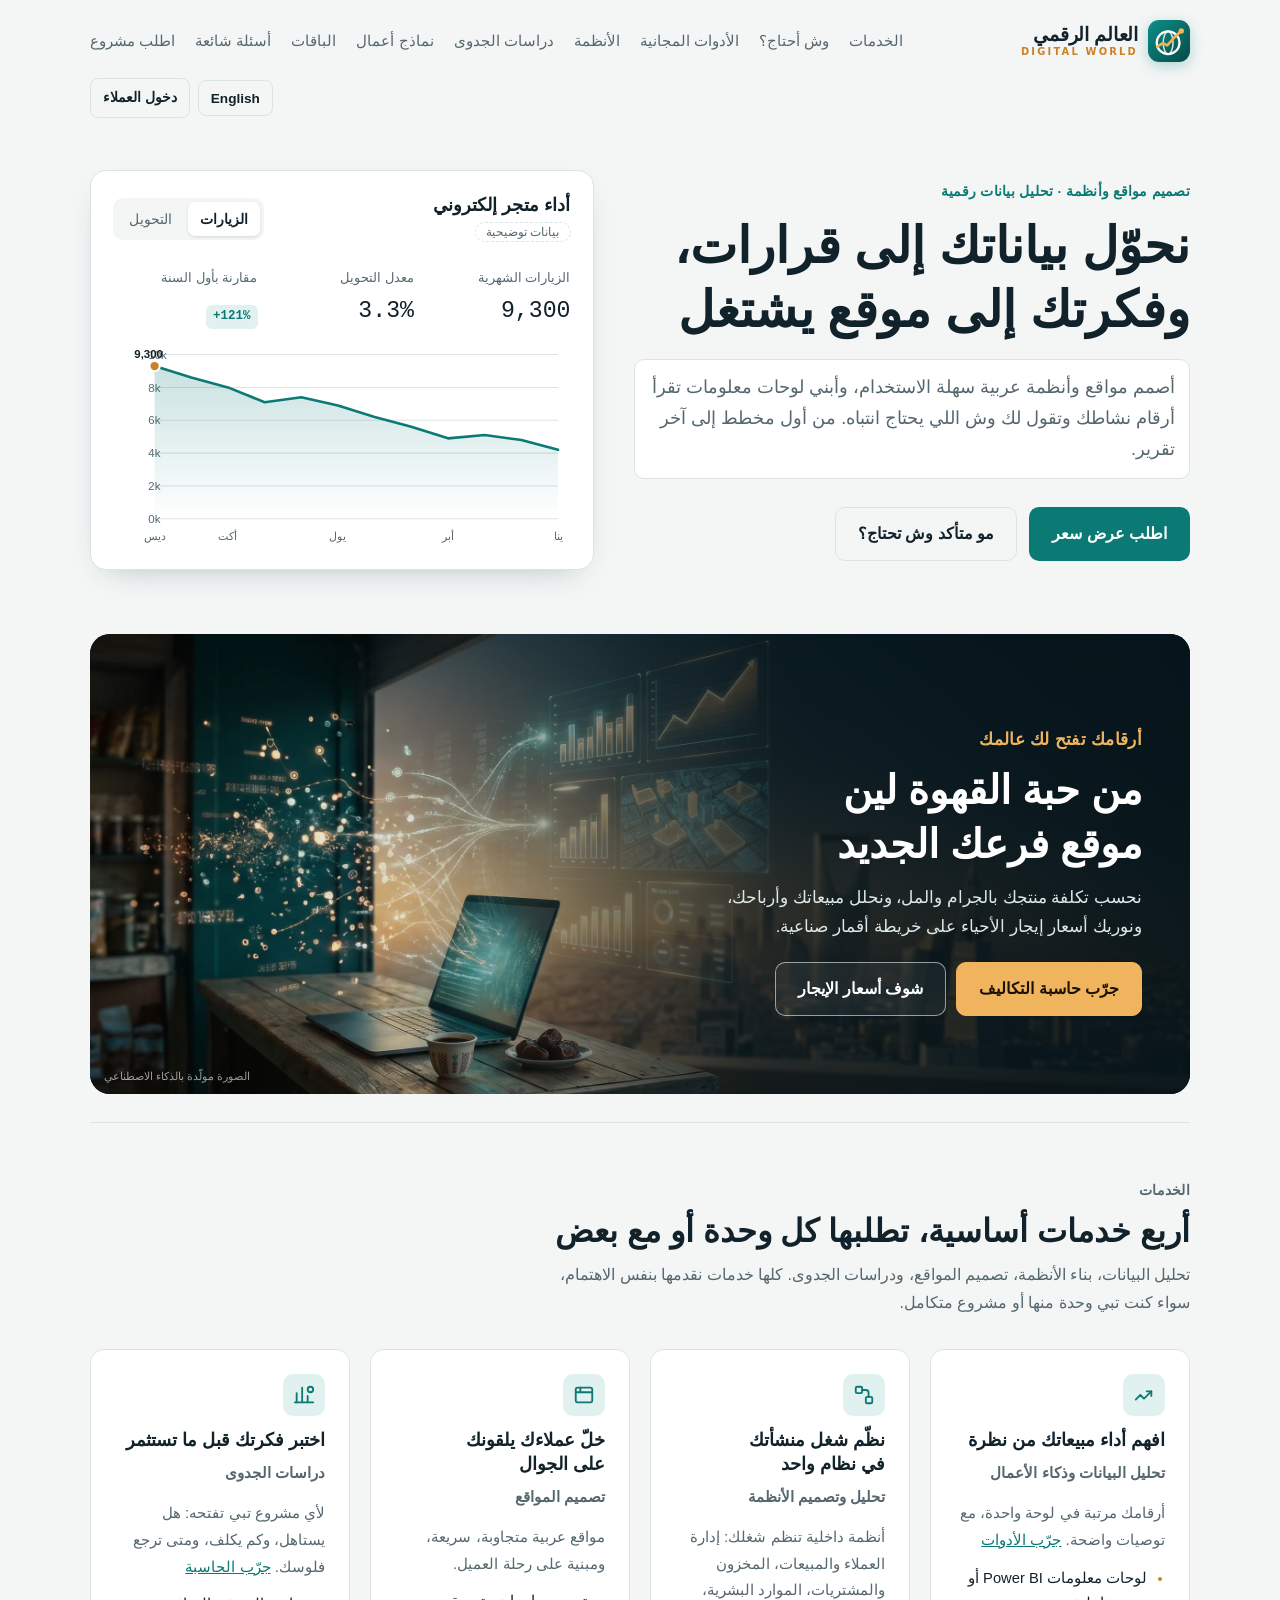
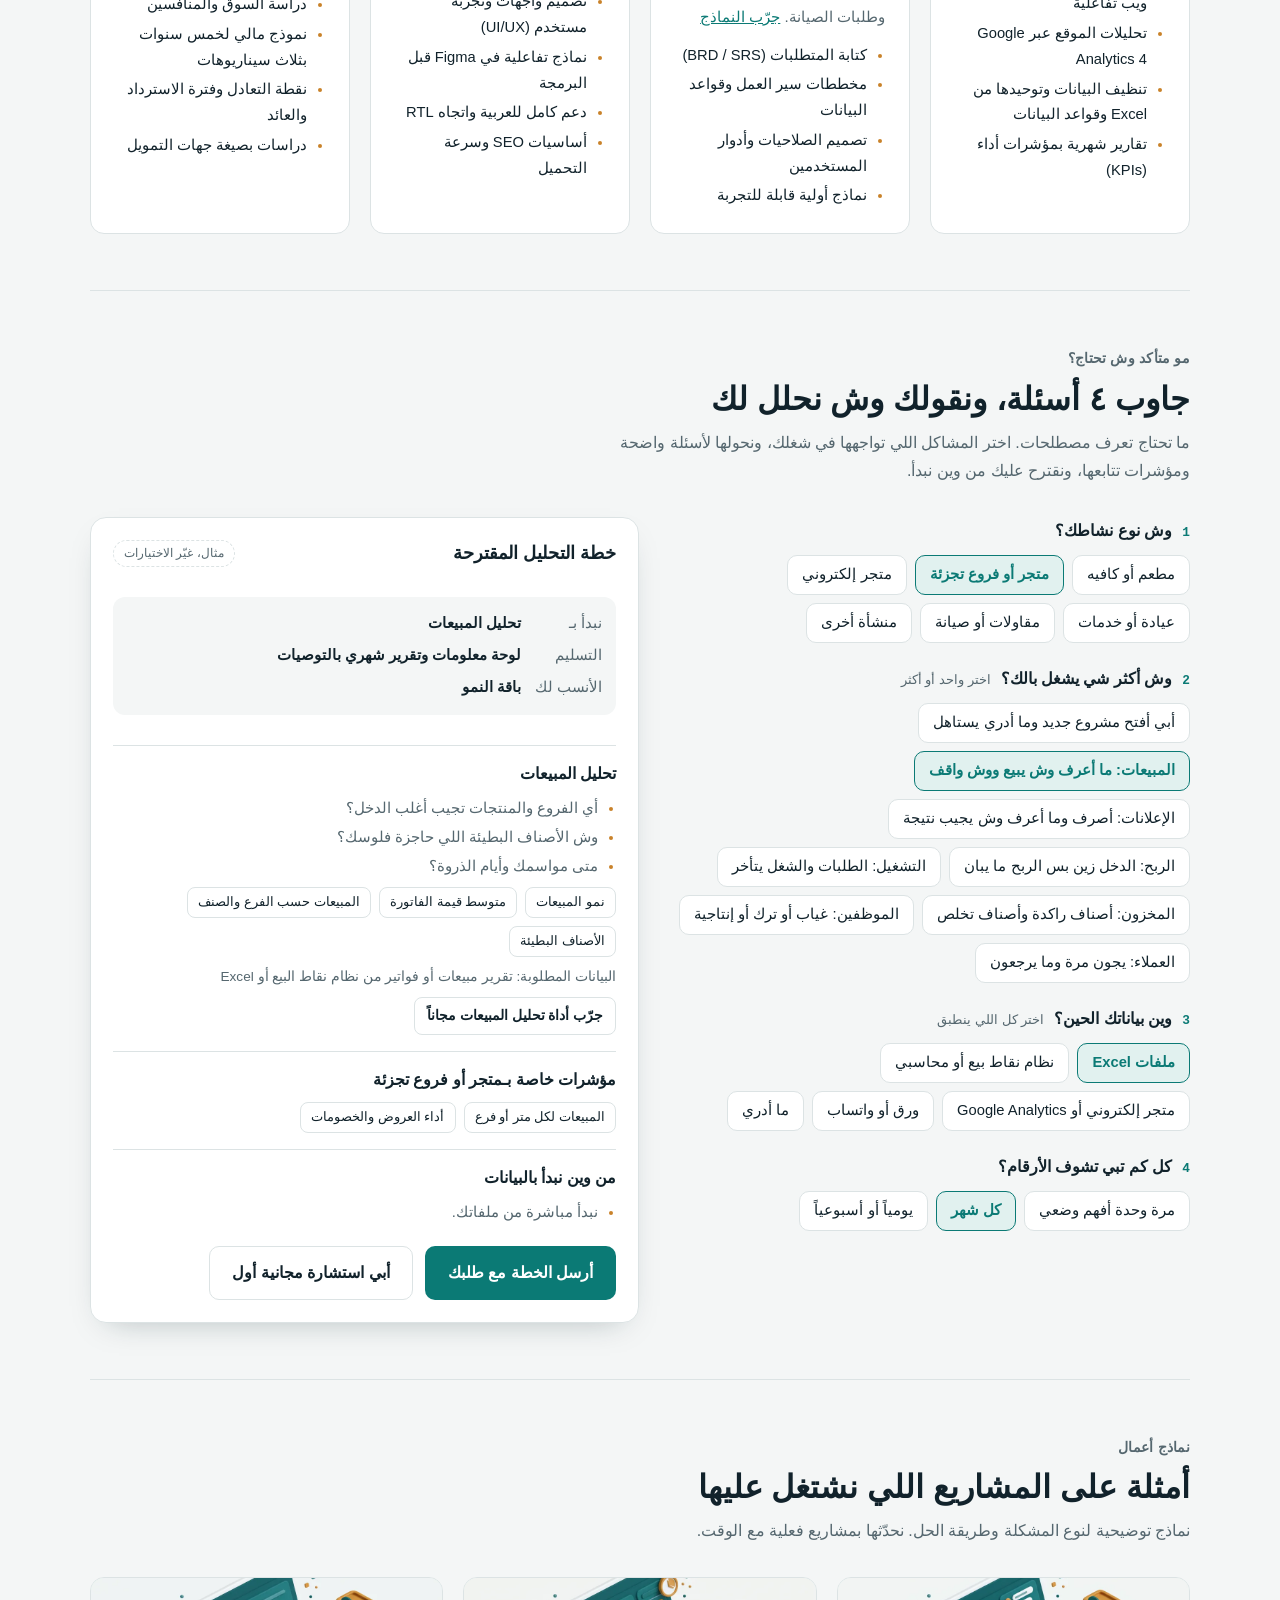
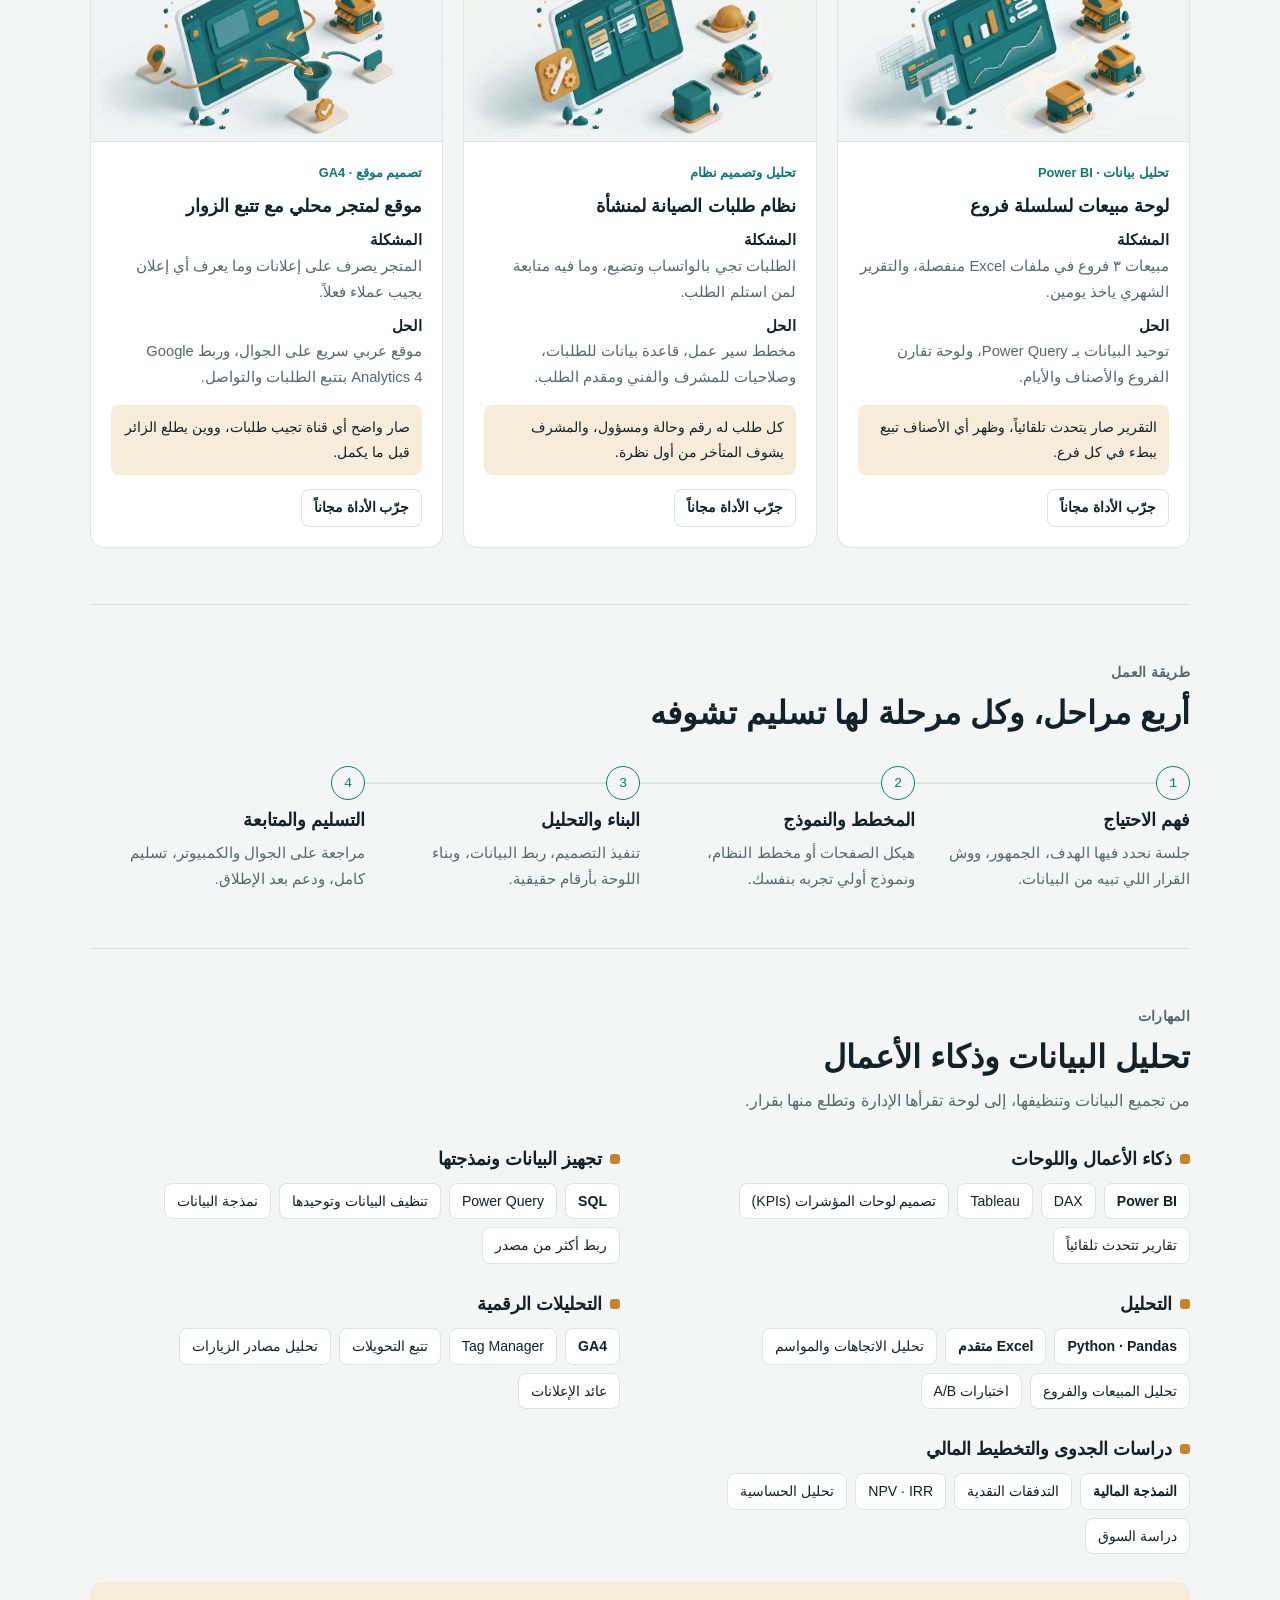
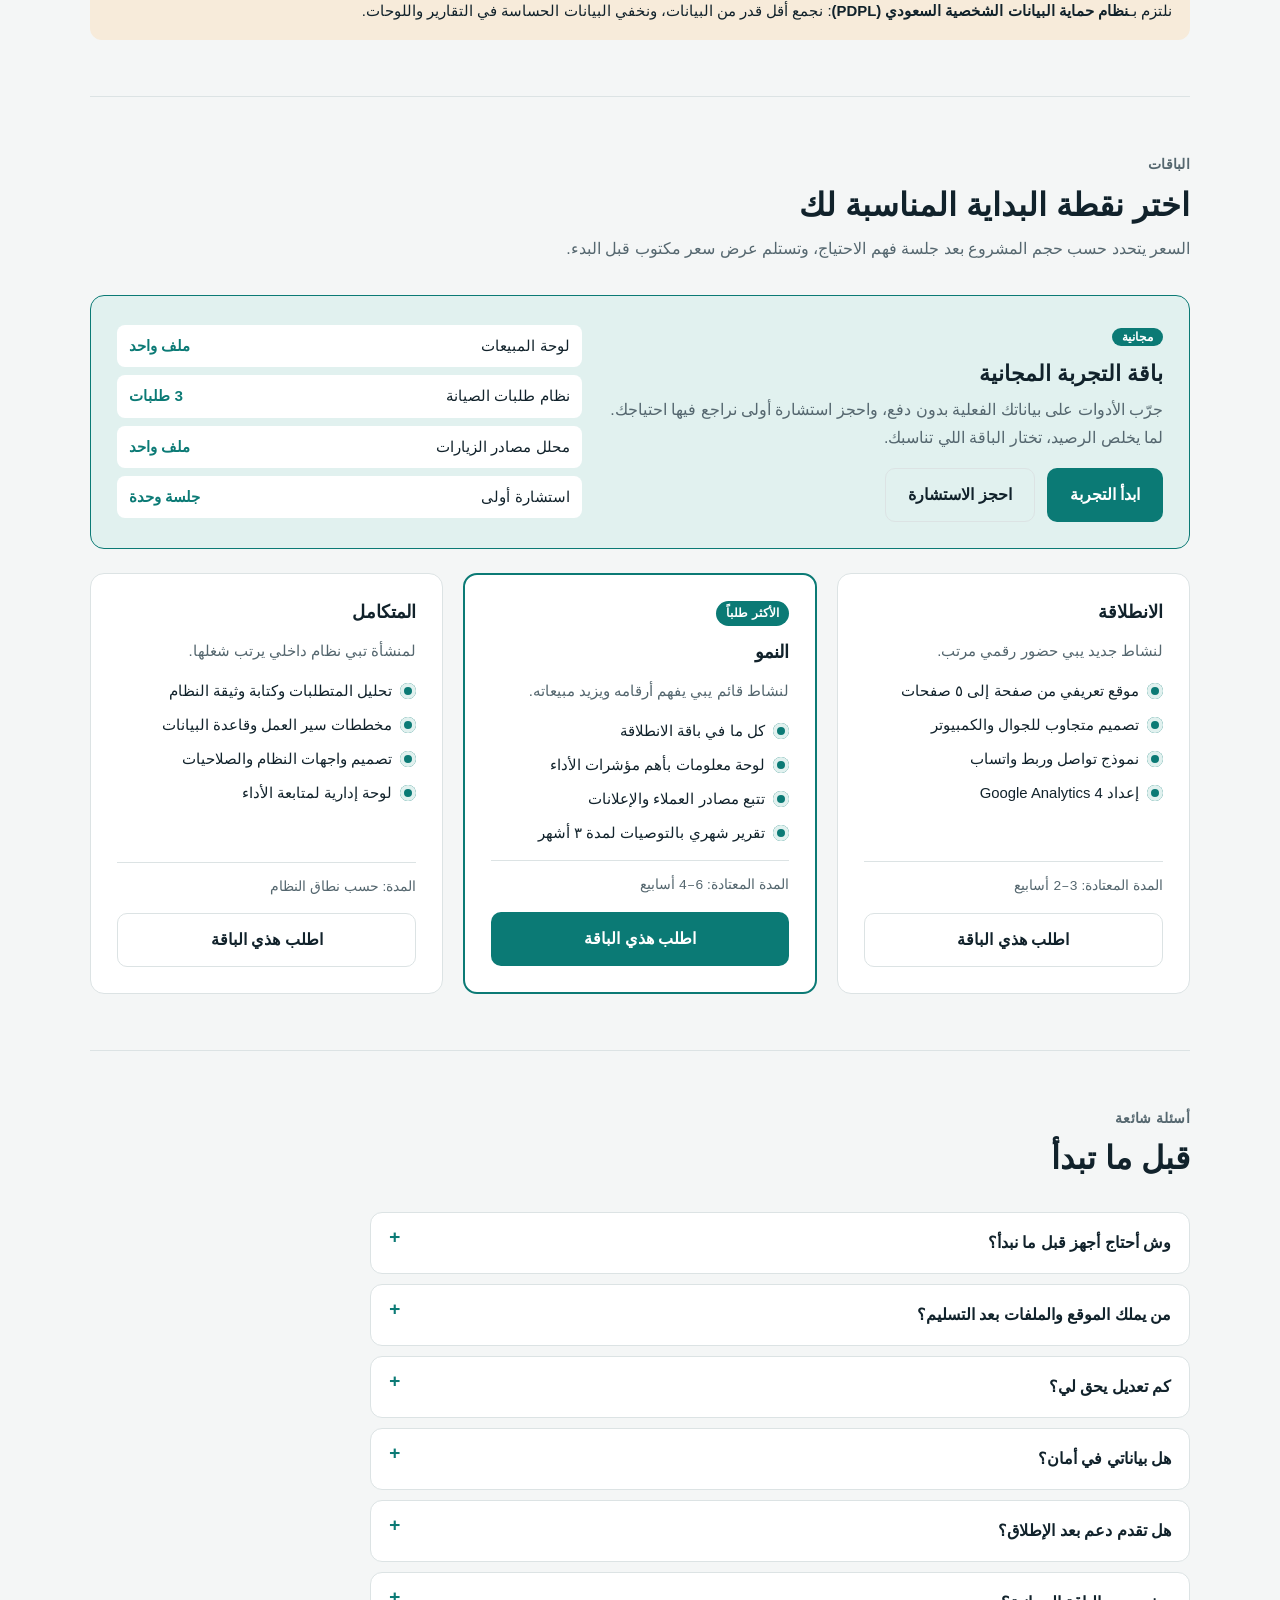
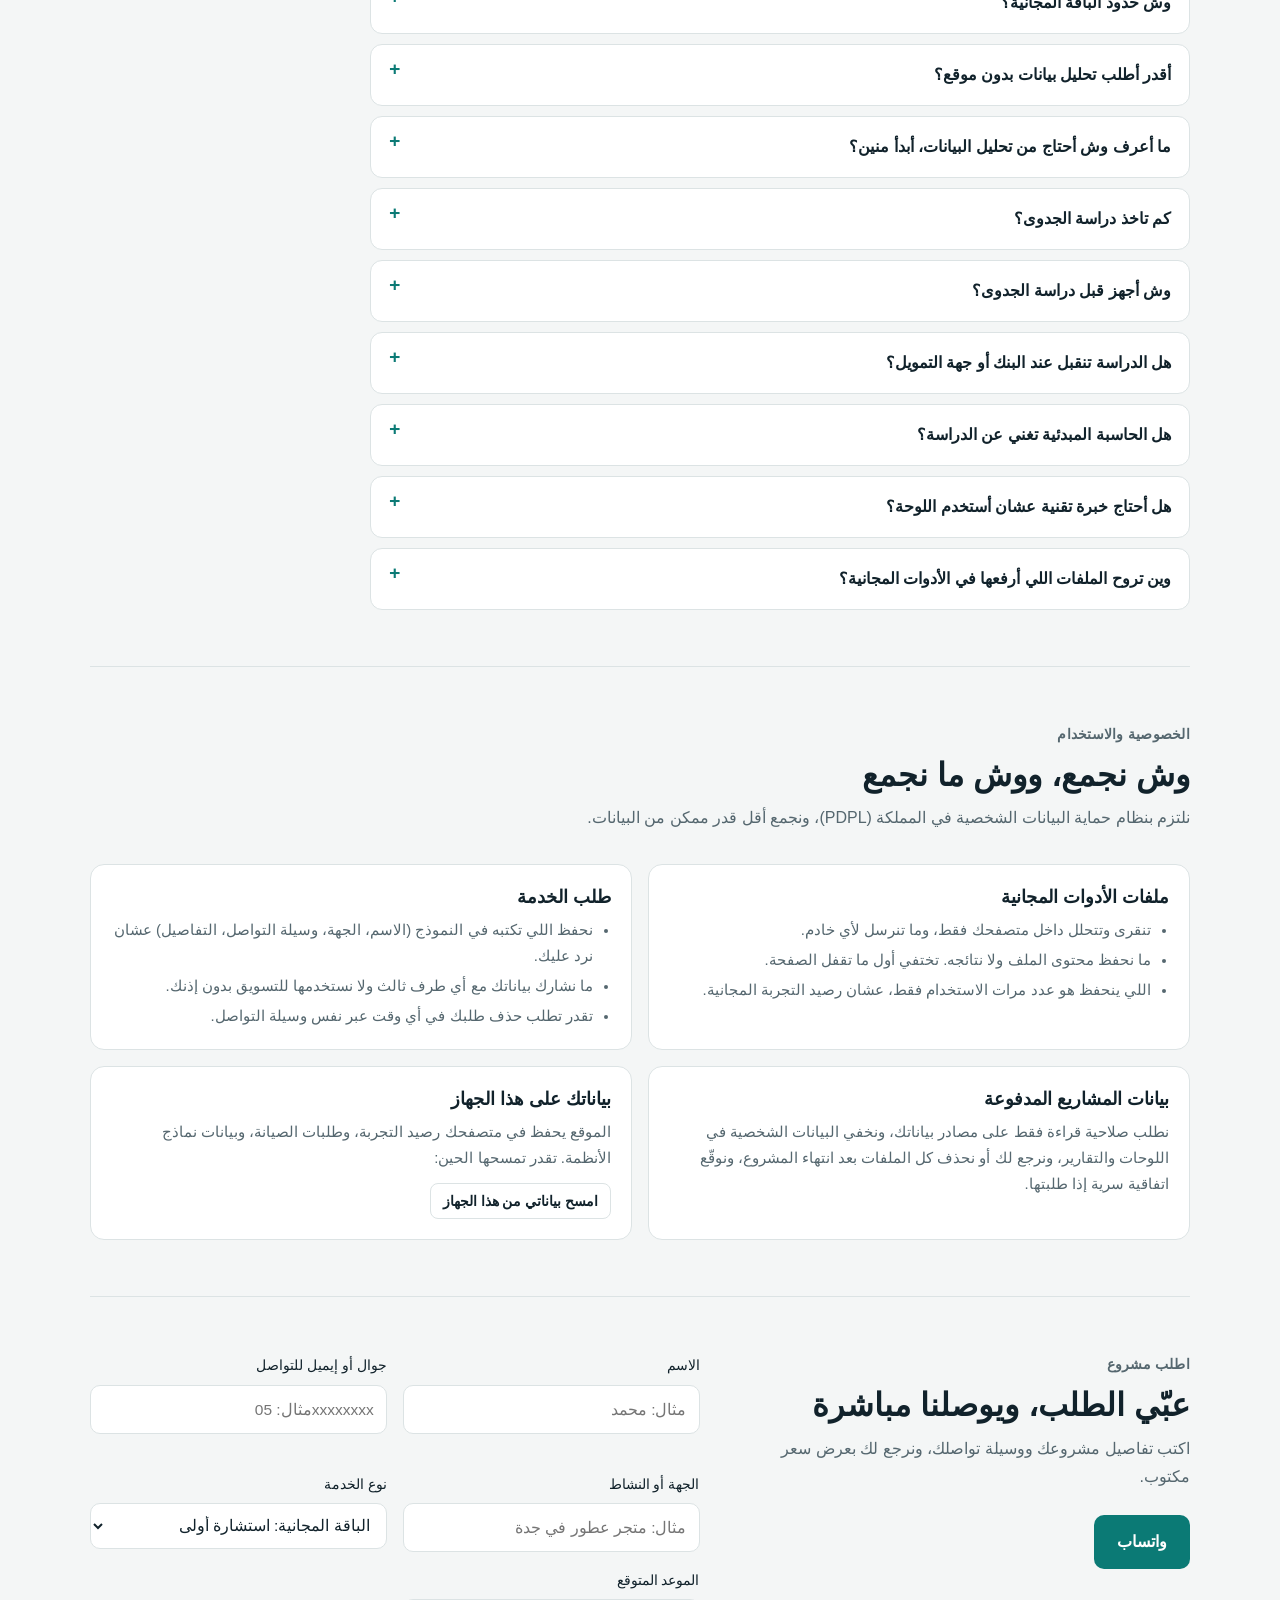
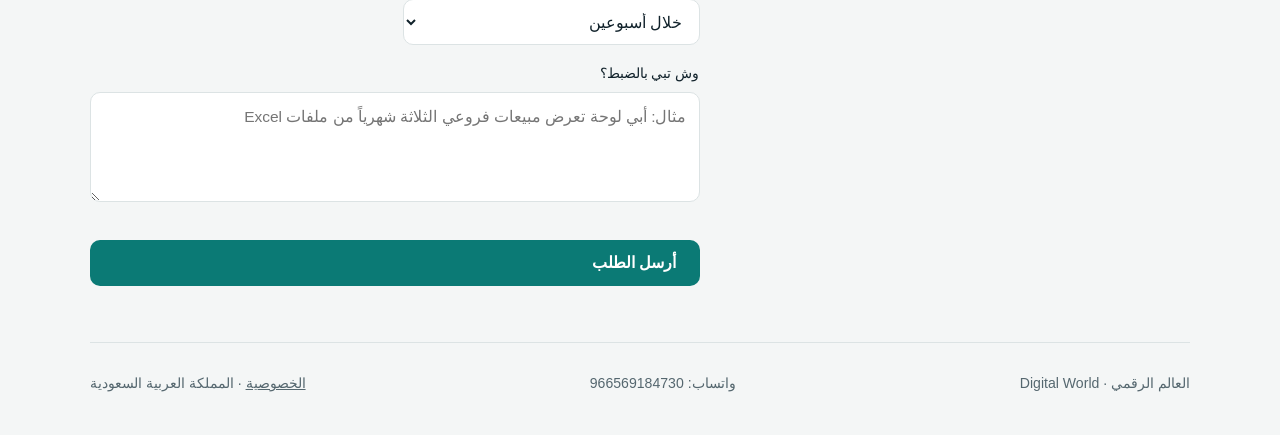
<file: index.html>
<!doctype html><html lang="ar" dir="rtl"><head><meta charset="utf-8"><meta name="description" content="العالم الرقمي: تحليل بيانات ولوحات معلومات، تصميم أنظمة ومواقع، ودراسات جدوى للمنشآت في السعودية. جرّب الأدوات مجاناً على بياناتك."><meta property="og:title" content="العالم الرقمي | Digital World"><meta property="og:description" content="نحوّل بياناتك إلى قرارات، وفكرتك إلى موقع يشتغل."><meta property="og:type" content="website"><link rel="icon" type="image/svg+xml" href="assets/brand/favicon.svg"><meta name=viewport content="width=device-width,initial-scale=1,viewport-fit=cover"><style>:root{color-scheme:light;box-sizing:border-box;padding-top:env(safe-area-inset-top,0px);padding-bottom:env(safe-area-inset-bottom,0px)}html{scroll-padding-top:env(safe-area-inset-top,0px)}body{margin:0;padding:0;font:14px -apple-system,BlinkMacSystemFont,sans-serif;background:#fff;color:#000}img{max-width:100%}[hidden]:not([hidden=until-found i]){display:none!important}.skip{position:absolute;inset-inline-start:8px;top:-60px;background:#0B7A75;color:#fff;padding:10px 14px;border-radius:8px;z-index:100;text-decoration:none}.skip:focus{top:8px}
.ad{position:relative;margin-block:8px 28px;border-radius:20px;overflow:hidden;min-height:clamp(300px,42vw,460px);display:flex;align-items:center;color:#fff;
  background:#0B1F27 linear-gradient(120deg,#0B1F27 0%,#0B3A3D 55%,#7A4E17 130%);isolation:isolate}
.ad::before{content:"";position:absolute;inset:0;z-index:-2;background:url("assets/img/hero-ad.jpg") 30% center/cover no-repeat;background-image:image-set(url("assets/img/hero-ad.webp") type("image/webp"),url("assets/img/hero-ad.jpg") type("image/jpeg"))}
@media (max-width:700px){.ad::before{background-image:url("assets/img/hero-ad-1200.jpg");background-position:38% center}}
.ad::after{content:"";position:absolute;inset:0;z-index:-1;background:linear-gradient(to left,rgba(6,20,26,.92) 0%,rgba(6,20,26,.78) 38%,rgba(6,20,26,.12) 72%,rgba(6,20,26,0) 100%)}
html[dir="ltr"] .ad::before{transform:scaleX(-1)}
html[dir="ltr"] .ad::after{background:linear-gradient(to right,rgba(6,20,26,.92) 0%,rgba(6,20,26,.78) 38%,rgba(6,20,26,.12) 72%,rgba(6,20,26,0) 100%)}
.ad-txt{max-width:min(520px,100%);padding:clamp(22px,4vw,48px)}
.ad .eyebrow{color:#F0B45F}
.ad h2{color:#fff;font-size:clamp(1.6rem,3.6vw,2.5rem);margin-top:8px;line-height:1.35}
.ad p{color:#DCE9EA;margin-top:12px;font-size:1.05rem}
.ad .cta{margin-top:20px;display:flex;gap:10px;flex-wrap:wrap}
.ad .btn-primary{background:#F0B45F;color:#1B1203;border-color:#F0B45F}
.ad .btn-ghost{color:#fff;border-color:rgba(255,255,255,.55);background:rgba(255,255,255,.06)}
.ad-credit{position:absolute;bottom:8px;inset-inline-end:14px;font-size:.7rem;color:rgba(255,255,255,.6)}
@media (max-width:700px){.ad::after,html[dir="ltr"] .ad::after{background:linear-gradient(to top,rgba(6,20,26,.96) 0%,rgba(6,20,26,.9) 46%,rgba(6,20,26,.15) 68%,rgba(6,20,26,0) 100%)}.ad{align-items:flex-end;min-height:600px}}
.drop-on{outline:2px dashed var(--accent);outline-offset:4px;border-radius:12px}
html body .tabs{flex-wrap:wrap;max-width:100%}
.scroll-tabs{overflow-x:auto;flex-wrap:nowrap;max-width:100%;justify-content:flex-start;scrollbar-width:thin}
.scroll-tabs button{white-space:nowrap}
.prod-grid{display:grid;grid-template-columns:repeat(auto-fill,minmax(260px,1fr));gap:14px;margin-top:16px}
.prod{border:1px solid var(--line);border-radius:14px;padding:16px;background:var(--surface);display:flex;flex-direction:column;gap:10px;transition:border-color .18s,transform .18s}
.prod:hover{border-color:var(--accent);transform:translateY(-2px)}
.prod-top{display:flex;align-items:flex-start;gap:10px;flex-wrap:wrap}
.prod-top>div{flex:1 1 auto;min-width:55%}
.prod-top h3{font-size:1.05rem}
.prod-top .flag{margin-inline-start:auto;flex:none}
.rank{width:30px;height:30px;border-radius:9px;background:var(--accent-soft);color:var(--accent);display:grid;place-items:center;font-family:var(--f-data);font-weight:600;flex:none}
.prod-price{padding:12px;border-radius:10px;background:var(--bg);border:1px solid var(--line)}
.prod-price .big{margin:2px 0 4px;font-family:var(--f-data);font-size:1.55rem;font-weight:600;line-height:1.1}
.prod-price .big .fmt{font-size:.8rem;font-weight:400}
.prod-demand .lbl{display:flex;justify-content:space-between;align-items:baseline;gap:8px;font-size:.84rem;margin-bottom:6px}
.prod-demand .lbl b{color:var(--accent)}
.prod-rate{margin-top:-2px}
.prod a{display:inline-block;max-width:100%;overflow:hidden;text-overflow:ellipsis;white-space:nowrap;vertical-align:bottom}
.bar{height:8px;border-radius:99px;background:var(--accent-soft);overflow:hidden}
.bar>span{display:block;height:100%;background:linear-gradient(90deg,var(--accent),var(--data));border-radius:99px}
.legend{margin-top:12px;border:1px solid var(--line);border-radius:10px;background:var(--surface);padding:10px 14px;font-size:.9rem}
.legend summary{cursor:pointer;font-weight:600;color:var(--accent)}
.legend dl{margin:10px 0 2px;display:grid;gap:8px}
.legend dt{font-weight:600;font-size:.86rem}
.legend dd{margin:2px 0 0;color:var(--muted);font-size:.88rem}
.prod-foot{margin-top:16px;display:flex;gap:14px;align-items:center;justify-content:space-between;flex-wrap:wrap;padding-top:14px;border-top:1px solid var(--line)}
.prod-foot .fmt{max-width:62ch}
@media (prefers-reduced-motion:reduce){*{animation-duration:.01ms!important;transition-duration:.01ms!important}}
.nav-end{margin-inline-start:auto}nav.top ul{order:3;flex-basis:100%}
@media (min-width:1180px){nav.top ul{order:0;flex-basis:auto}}
.nav-end{display:flex;gap:8px;align-items:center}
.lang-btn{min-height:40px;font-family:var(--f-body)}
.i18n-wait body{visibility:hidden}
/* الاتجاه الإنجليزي: نقلب الخصائص الفيزيائية القليلة */
html[dir="ltr"] .kpi .value,html[dir="ltr"] .res-kpis .value,html[dir="ltr"] table.data th,html[dir="ltr"] .cs-list>button{text-align:left}
html[dir="ltr"] .ba dd{text-align:right}
html[dir="ltr"] .steps li::after{left:32px;right:0}
html[dir="ltr"] .steps p{padding-left:0;padding-right:8px}
html[dir="ltr"] .leaflet-tooltip{direction:ltr;text-align:left}
html[dir="ltr"] body{font-family:"IBM Plex Sans","IBM Plex Sans Arabic",system-ui,"Segoe UI",sans-serif}
html[dir="ltr"] h1,html[dir="ltr"] h2,html[dir="ltr"] h3{font-family:"Readex Pro","IBM Plex Sans",system-ui,sans-serif;letter-spacing:-.01em}
</style>
<title>العالم الرقمي | Digital World</title>
<meta http-equiv="Content-Security-Policy" content="default-src 'self'; base-uri 'self'; object-src 'none'; frame-src 'none'; script-src 'self'; style-src 'self' 'unsafe-inline' https://fonts.googleapis.com; font-src 'self' https://fonts.gstatic.com; img-src 'self' data: blob: https://server.arcgisonline.com https://*.tile.openstreetmap.org; connect-src 'self'; form-action 'self'; upgrade-insecure-requests">
<meta name="referrer" content="strict-origin-when-cross-origin">
<meta name="theme-color" content="#0B7A75">
<link rel="canonical" href="https://algilani2008.github.io/Digital-Analyst/">
<link rel="alternate" hreflang="ar-SA" href="https://algilani2008.github.io/Digital-Analyst/">
<link rel="alternate" hreflang="en" href="https://algilani2008.github.io/Digital-Analyst/?lang=en">
<link rel="alternate" hreflang="x-default" href="https://algilani2008.github.io/Digital-Analyst/">
<meta property="og:url" content="https://algilani2008.github.io/Digital-Analyst/">
<meta property="og:locale" content="ar_SA">
<meta property="og:locale:alternate" content="en_US">
<meta property="og:image" content="https://algilani2008.github.io/Digital-Analyst/assets/img/hero-ad.jpg">
<meta name="twitter:card" content="summary_large_image">
<script type="application/ld+json">{"@context":"https://schema.org","@type":"ProfessionalService","name":"العالم الرقمي","alternateName":"Digital World","url":"https://algilani2008.github.io/Digital-Analyst/","description":"تحليل بيانات ولوحات معلومات، تصميم أنظمة ومواقع، ودراسات جدوى للمنشآت في السعودية.","areaServed":{"@type":"Country","name":"Saudi Arabia"},"availableLanguage":["ar","en"],"serviceType":["Data analysis","Business intelligence dashboards","Website design","Systems analysis","Feasibility studies"]}</script>
<link rel="preconnect" href="https://fonts.googleapis.com">
<link rel="preconnect" href="https://fonts.gstatic.com" crossorigin>
<link rel="stylesheet" href="https://fonts.googleapis.com/css2?family=IBM+Plex+Sans+Arabic:wght@400;500;600&family=IBM+Plex+Sans:wght@400;500;600&family=Readex+Pro:wght@500;600;700&family=IBM+Plex+Mono:wght@500&display=swap">
<link rel="stylesheet" href="assets/site.css?v=10">
</head><body>
<a class="skip" href="#services">تخطَّ إلى المحتوى</a>
<div class="wrap" dir="rtl" lang="ar">
  <nav class="top" aria-label="التنقل الرئيسي">
    <a class="brand" href="#top">
      <span class="mark" aria-hidden="true"><svg viewBox="0 0 48 48" fill="none" stroke-linecap="round" stroke-linejoin="round"><circle cx="23" cy="26" r="13" stroke="#fff" stroke-width="2.6"/><ellipse cx="23" cy="26" rx="5.6" ry="13" stroke="#fff" stroke-width="1.8" opacity=".8"/><path d="M10.5 30.5 17 26.5l5 2.5 8-9 7.5-7" stroke="#F0B45F" stroke-width="3"/><circle cx="38" cy="12.5" r="3.1" fill="#F0B45F" stroke="none"/></svg></span>
      <span class="wm"><b>العالم الرقمي</b><small lang="en" dir="ltr">Digital World</small></span>
    </a>
    <ul>
      <li><a href="#services">الخدمات</a></li>
      <li><a href="#discover">وش أحتاج؟</a></li>
      <li><a href="tools.html">الأدوات المجانية</a></li>
      <li><a href="systems.html">الأنظمة</a></li>
      <li><a href="feasibility.html">دراسات الجدوى</a></li>
      <li><a href="#work">نماذج أعمال</a></li>
      <li><a href="#packages">الباقات</a></li>
      <li><a href="#faq">أسئلة شائعة</a></li>
      <li><a href="#contact">اطلب مشروع</a></li>
    </ul>
    <span class="nav-end"><button type="button" class="btn btn-ghost btn-sm lang-btn" data-lang-toggle>English</button>
    <a class="btn btn-ghost btn-sm" href="login.html" style="min-height:40px">دخول العملاء</a></span>
  </nav>

  <header class="hero" id="top">
    <div>
      <p class="eyebrow">تصميم مواقع وأنظمة · تحليل بيانات رقمية</p>
      <h1 style="margin-top:10px">نحوّل بياناتك إلى قرارات، وفكرتك إلى موقع يشتغل</h1>
      <p class="lead">أصمم مواقع وأنظمة عربية سهلة الاستخدام، وأبني لوحات معلومات تقرأ أرقام نشاطك وتقول لك وش اللي يحتاج انتباه. من أول مخطط إلى آخر تقرير.</p>
      <div class="cta">
        <a class="btn btn-primary" href="#contact">اطلب عرض سعر</a>
        <a class="btn btn-ghost" href="#discover">مو متأكد وش تحتاج؟</a>
      </div>
    </div>

    <div class="panel" aria-label="نموذج لوحة معلومات">
      <div class="panel-head">
        <div>
          <h3>أداء متجر إلكتروني</h3>
          <span class="tag">بيانات توضيحية</span>
        </div>
        <div class="tabs" role="group" aria-label="اختيار المؤشر">
          <button type="button" id="tab-visits" aria-pressed="true" data-k="visits">الزيارات</button>
          <button type="button" id="tab-conv" aria-pressed="false" data-k="conv">التحويل</button>
        </div>
      </div>
      <div class="kpis">
        <div class="kpi"><span class="label">الزيارات الشهرية</span><span class="value num" id="k1">9,300</span></div>
        <div class="kpi"><span class="label">معدل التحويل</span><span class="value num" id="k2">3.3%</span></div>
        <div class="kpi"><span class="label">مقارنة بأول السنة</span><span class="value"><span class="delta num" id="k3">+121%</span></span></div>
      </div>
      <svg class="chart" id="chart" viewBox="0 0 440 200" role="img" aria-label="رسم خطي لآخر ١٢ شهر"></svg>
    </div>
  </header>

  <section class="ad" aria-label="إعلان العالم الرقمي">
    <div class="ad-txt">
      <p class="eyebrow">أرقامك تفتح لك عالمك</p>
      <h2>من حبة القهوة لين موقع فرعك الجديد</h2>
      <p>نحسب تكلفة منتجك بالجرام والمل، ونحلل مبيعاتك وأرباحك، ونوريك أسعار إيجار الأحياء على خريطة أقمار صناعية.</p>
      <div class="cta">
        <a class="btn btn-primary" href="tools.html#costing">جرّب حاسبة التكاليف</a>
        <a class="btn btn-ghost" href="tools.html#rent">شوف أسعار الإيجار</a>
      </div>
    </div>
    <span class="ad-credit">الصورة مولّدة بالذكاء الاصطناعي</span>
  </section>

  <section class="block" id="services">
    <div class="sec-head">
      <p class="eyebrow">الخدمات</p>
      <h2>أربع خدمات أساسية، تطلبها كل وحدة أو مع بعض</h2>
      <p>تحليل البيانات، بناء الأنظمة، تصميم المواقع، ودراسات الجدوى. كلها خدمات نقدمها بنفس الاهتمام، سواء كنت تبي وحدة منها أو مشروع متكامل.</p>
    </div>
    <div class="services">
      <article class="service">
        <span class="ico" aria-hidden="true"><svg viewBox="0 0 24 24" fill="none" stroke="currentColor" stroke-width="2" stroke-linecap="round" stroke-linejoin="round"><path d="M3 17l5-5 4 4 8-8"/><path d="M15 8h5v5"/></svg></span>
        <h3>افهم أداء مبيعاتك من نظرة</h3><p class="svc-sub">تحليل البيانات وذكاء الأعمال</p>
        <p>أرقامك مرتبة في لوحة واحدة، مع توصيات واضحة. <a href="tools.html">جرّب الأدوات</a></p>
        <ul>
          <li>لوحات معلومات Power BI أو ويب تفاعلية</li>
          <li>تحليلات الموقع عبر Google Analytics 4</li>
          <li>تنظيف البيانات وتوحيدها من Excel وقواعد البيانات</li>
          <li>تقارير شهرية بمؤشرات أداء (KPIs)</li>
        </ul>
      </article>
      <article class="service">
        <span class="ico" aria-hidden="true"><svg viewBox="0 0 24 24" fill="none" stroke="currentColor" stroke-width="2" stroke-linecap="round" stroke-linejoin="round"><rect x="3" y="3" width="7" height="7" rx="1.5"/><rect x="14" y="14" width="7" height="7" rx="1.5"/><path d="M10 6.5h4a3 3 0 0 1 3 3V14"/></svg></span>
        <h3>نظّم شغل منشأتك في نظام واحد</h3><p class="svc-sub">تحليل وتصميم الأنظمة</p>
        <p>أنظمة داخلية تنظم شغلك: إدارة العملاء والمبيعات، المخزون والمشتريات، الموارد البشرية، وطلبات الصيانة. <a href="systems.html">جرّب النماذج</a></p>
        <ul>
          <li>كتابة المتطلبات (BRD / SRS)</li>
          <li>مخططات سير العمل وقواعد البيانات</li>
          <li>تصميم الصلاحيات وأدوار المستخدمين</li>
          <li>نماذج أولية قابلة للتجربة</li>
        </ul>
      </article>
      <article class="service">
        <span class="ico" aria-hidden="true"><svg viewBox="0 0 24 24" fill="none" stroke="currentColor" stroke-width="2" stroke-linecap="round" stroke-linejoin="round"><rect x="3" y="4" width="18" height="16" rx="2"/><path d="M3 9h18M8 4v5"/></svg></span>
        <h3>خلّ عملاءك يلقونك على الجوال</h3><p class="svc-sub">تصميم المواقع</p>
        <p>مواقع عربية متجاوبة، سريعة، ومبنية على رحلة العميل.</p>
        <ul>
          <li>تصميم واجهات وتجربة مستخدم (UI/UX)</li>
          <li>نماذج تفاعلية في Figma قبل البرمجة</li>
          <li>دعم كامل للعربية واتجاه RTL</li>
          <li>أساسيات SEO وسرعة التحميل</li>
        </ul>
      </article>
      <article class="service">
        <span class="ico" aria-hidden="true"><svg viewBox="0 0 24 24" fill="none" stroke="currentColor" stroke-width="2" stroke-linecap="round" stroke-linejoin="round"><path d="M4 20V10M10 20V4M16 20v-7"/><circle cx="19" cy="6" r="3"/><path d="M2 20h20"/></svg></span>
        <h3>اختبر فكرتك قبل ما تستثمر</h3><p class="svc-sub">دراسات الجدوى</p>
        <p>لأي مشروع تبي تفتحه: هل يستاهل، وكم يكلف، ومتى ترجع فلوسك. <a href="feasibility.html">جرّب الحاسبة</a></p>
        <ul>
          <li>دراسة السوق والمنافسين</li>
          <li>نموذج مالي لخمس سنوات بثلاث سيناريوهات</li>
          <li>نقطة التعادل وفترة الاسترداد والعائد</li>
          <li>دراسات بصيغة جهات التمويل</li>
        </ul>
      </article>
    </div>
  </section>

  <section class="block" id="discover">
    <div class="sec-head">
      <p class="eyebrow">مو متأكد وش تحتاج؟</p>
      <h2>جاوب ٤ أسئلة، ونقولك وش نحلل لك</h2>
      <p>ما تحتاج تعرف مصطلحات. اختر المشاكل اللي تواجهها في شغلك، ونحولها لأسئلة واضحة ومؤشرات تتابعها، ونقترح عليك من وين نبدأ.</p>
    </div>
    <div class="finder">
      <form class="qs" id="finder" novalidate>
        <fieldset>
          <legend><span class="n">1</span>وش نوع نشاطك؟</legend>
          <div class="opts" id="q-sector"></div>
        </fieldset>
        <fieldset>
          <legend><span class="n">2</span>وش أكثر شي يشغل بالك؟ <small>اختر واحد أو أكثر</small></legend>
          <div class="opts" id="q-pain"></div>
        </fieldset>
        <fieldset>
          <legend><span class="n">3</span>وين بياناتك الحين؟ <small>اختر كل اللي ينطبق</small></legend>
          <div class="opts" id="q-data"></div>
        </fieldset>
        <fieldset>
          <legend><span class="n">4</span>كل كم تبي تشوف الأرقام؟</legend>
          <div class="opts" id="q-freq"></div>
        </fieldset>
      </form>
      <aside class="plan" id="plan" aria-live="polite"></aside>
    </div>
  </section>

  <section class="block" id="work">
    <div class="sec-head">
      <p class="eyebrow">نماذج أعمال</p>
      <h2>أمثلة على المشاريع اللي نشتغل عليها</h2>
      <p>نماذج توضيحية لنوع المشكلة وطريقة الحل. نحدّثها بمشاريع فعلية مع الوقت.</p>
    </div>
    <div class="cases">
      <article class="case">
        <picture>
          <source srcset="assets/img/case-sales.webp" type="image/webp">
          <img class="case-vis" src="assets/img/case-sales.jpg" width="1000" height="747" loading="lazy" decoding="async" alt="رسم يوضح ملفات مبيعات متفرقة تتجمع في لوحة واحدة فيها رسوم بيانية">
        </picture>
        <div class="case-body">
          <span class="case-meta">تحليل بيانات · Power BI</span>
          <h3>لوحة مبيعات لسلسلة فروع</h3>
          <dl>
            <div><dt>المشكلة</dt><dd>مبيعات ٣ فروع في ملفات Excel منفصلة، والتقرير الشهري ياخذ يومين.</dd></div>
            <div><dt>الحل</dt><dd>توحيد البيانات بـ Power Query، ولوحة تقارن الفروع والأصناف والأيام.</dd></div>
          </dl>
          <p class="result">التقرير صار يتحدث تلقائياً، وظهر أي الأصناف تبيع ببطء في كل فرع.</p>
          <a class="btn btn-ghost btn-sm" href="tools.html?tool=sales">جرّب الأداة مجاناً</a>
        </div>
      </article>
      <article class="case">
        <picture>
          <source srcset="assets/img/case-maint.webp" type="image/webp">
          <img class="case-vis" src="assets/img/case-maint.jpg" width="1000" height="747" loading="lazy" decoding="async" alt="رسم يوضح طلبات صيانة تتحول من رسائل متفرقة إلى قائمة فيها حالة ومسؤول لكل طلب">
        </picture>
        <div class="case-body">
          <span class="case-meta">تحليل وتصميم نظام</span>
          <h3>نظام طلبات الصيانة لمنشأة</h3>
          <dl>
            <div><dt>المشكلة</dt><dd>الطلبات تجي بالواتساب وتضيع، وما فيه متابعة لمن استلم الطلب.</dd></div>
            <div><dt>الحل</dt><dd>مخطط سير عمل، قاعدة بيانات للطلبات، وصلاحيات للمشرف والفني ومقدم الطلب.</dd></div>
          </dl>
          <p class="result">كل طلب له رقم وحالة ومسؤول، والمشرف يشوف المتأخر من أول نظرة.</p>
          <a class="btn btn-ghost btn-sm" href="tools.html?tool=maint">جرّب الأداة مجاناً</a>
        </div>
      </article>
      <article class="case">
        <picture>
          <source srcset="assets/img/case-site.webp" type="image/webp">
          <img class="case-vis" src="assets/img/case-site.jpg" width="1000" height="746" loading="lazy" decoding="async" alt="رسم يوضح موقع متجر محلي والزوار يجون من قنوات مختلفة وينتهون بطلب">
        </picture>
        <div class="case-body">
          <span class="case-meta">تصميم موقع · GA4</span>
          <h3>موقع لمتجر محلي مع تتبع الزوار</h3>
          <dl>
            <div><dt>المشكلة</dt><dd>المتجر يصرف على إعلانات وما يعرف أي إعلان يجيب عملاء فعلاً.</dd></div>
            <div><dt>الحل</dt><dd>موقع عربي سريع على الجوال، وربط Google Analytics 4 بتتبع الطلبات والتواصل.</dd></div>
          </dl>
          <p class="result">صار واضح أي قناة تجيب طلبات، ووين يطلع الزائر قبل ما يكمل.</p>
          <a class="btn btn-ghost btn-sm" href="tools.html?tool=traffic">جرّب الأداة مجاناً</a>
        </div>
      </article>
    </div>
  </section>


  <section class="block" id="process">
    <div class="sec-head">
      <p class="eyebrow">طريقة العمل</p>
      <h2>أربع مراحل، وكل مرحلة لها تسليم تشوفه</h2>
    </div>
    <ol class="steps">
      <li><h3>فهم الاحتياج</h3><p>جلسة نحدد فيها الهدف، الجمهور، ووش القرار اللي تبيه من البيانات.</p></li>
      <li><h3>المخطط والنموذج</h3><p>هيكل الصفحات أو مخطط النظام، ونموذج أولي تجربه بنفسك.</p></li>
      <li><h3>البناء والتحليل</h3><p>تنفيذ التصميم، ربط البيانات، وبناء اللوحة بأرقام حقيقية.</p></li>
      <li><h3>التسليم والمتابعة</h3><p>مراجعة على الجوال والكمبيوتر، تسليم كامل، ودعم بعد الإطلاق.</p></li>
    </ol>
  </section>

  <section class="block" id="skills">
    <div class="sec-head">
      <p class="eyebrow">المهارات</p>
      <h2>تحليل البيانات وذكاء الأعمال</h2>
      <p>من تجميع البيانات وتنظيفها، إلى لوحة تقرأها الإدارة وتطلع منها بقرار.</p>
    </div>
    <div class="skills">
      <div><h3>ذكاء الأعمال واللوحات</h3><div class="chips"><span class="chip"><b>Power BI</b></span><span class="chip">DAX</span><span class="chip">Tableau</span><span class="chip">تصميم لوحات المؤشرات (KPIs)</span><span class="chip">تقارير تتحدث تلقائياً</span></div></div>
      <div><h3>تجهيز البيانات ونمذجتها</h3><div class="chips"><span class="chip"><b>SQL</b></span><span class="chip">Power Query</span><span class="chip">تنظيف البيانات وتوحيدها</span><span class="chip">نمذجة البيانات</span><span class="chip">ربط أكثر من مصدر</span></div></div>
      <div><h3>التحليل</h3><div class="chips"><span class="chip"><b>Python · Pandas</b></span><span class="chip"><b>Excel متقدم</b></span><span class="chip">تحليل الاتجاهات والمواسم</span><span class="chip">تحليل المبيعات والفروع</span><span class="chip">اختبارات A/B</span></div></div>
      <div><h3>التحليلات الرقمية</h3><div class="chips"><span class="chip"><b>GA4</b></span><span class="chip">Tag Manager</span><span class="chip">تتبع التحويلات</span><span class="chip">تحليل مصادر الزيارات</span><span class="chip">عائد الإعلانات</span></div></div>
      <div><h3>دراسات الجدوى والتخطيط المالي</h3><div class="chips"><span class="chip"><b>النمذجة المالية</b></span><span class="chip">التدفقات النقدية</span><span class="chip">NPV · IRR</span><span class="chip">تحليل الحساسية</span><span class="chip">دراسة السوق</span></div></div>
    </div>
    <p class="note">نلتزم بـ<b>نظام حماية البيانات الشخصية السعودي (PDPL)</b>: نجمع أقل قدر من البيانات، ونخفي البيانات الحساسة في التقارير واللوحات.</p>
  </section>

  <section class="block" id="packages">
    <div class="sec-head">
      <p class="eyebrow">الباقات</p>
      <h2>اختر نقطة البداية المناسبة لك</h2>
      <p>السعر يتحدد حسب حجم المشروع بعد جلسة فهم الاحتياج، وتستلم عرض سعر مكتوب قبل البدء.</p>
    </div>
    <div class="free-band">
      <div>
        <span class="badge" style="background:var(--accent);color:var(--on-accent);border-radius:999px;padding:2px 10px;font-size:.75rem;font-weight:600">مجانية</span>
        <h3 style="margin-top:10px;font-size:1.35rem">باقة التجربة المجانية</h3>
        <p>جرّب الأدوات على بياناتك الفعلية بدون دفع، واحجز استشارة أولى نراجع فيها احتياجك. لما يخلص الرصيد، تختار الباقة اللي تناسبك.</p>
        <div class="cta" style="margin-top:16px">
          <a class="btn btn-primary" href="tools.html?tool=sales">ابدأ التجربة</a>
          <a class="btn btn-ghost" href="#contact" data-pkg="الباقة المجانية: استشارة أولى">احجز الاستشارة</a>
        </div>
      </div>
      <ul class="limits">
        <li><span>لوحة المبيعات</span><b>ملف واحد</b></li>
        <li><span>نظام طلبات الصيانة</span><b><span class="num">3</span> طلبات</b></li>
        <li><span>محلل مصادر الزيارات</span><b>ملف واحد</b></li>
        <li><span>استشارة أولى</span><b>جلسة وحدة</b></li>
      </ul>
    </div>
    <div class="packages">
      <article class="pkg">
        <h3>الانطلاقة</h3>
        <p class="for">لنشاط جديد يبي حضور رقمي مرتب.</p>
        <ul>
          <li>موقع تعريفي من صفحة إلى ٥ صفحات</li>
          <li>تصميم متجاوب للجوال والكمبيوتر</li>
          <li>نموذج تواصل وربط واتساب</li>
          <li>إعداد Google Analytics 4</li>
        </ul>
        <p class="dur">المدة المعتادة: <span class="num">2–3</span> أسابيع</p>
        <a class="btn btn-ghost" href="#contact" data-pkg="تصميم موقع">اطلب هذي الباقة</a>
      </article>
      <article class="pkg featured">
        <span class="badge">الأكثر طلباً</span>
        <h3>النمو</h3>
        <p class="for">لنشاط قائم يبي يفهم أرقامه ويزيد مبيعاته.</p>
        <ul>
          <li>كل ما في باقة الانطلاقة</li>
          <li>لوحة معلومات بأهم مؤشرات الأداء</li>
          <li>تتبع مصادر العملاء والإعلانات</li>
          <li>تقرير شهري بالتوصيات لمدة ٣ أشهر</li>
        </ul>
        <p class="dur">المدة المعتادة: <span class="num">4–6</span> أسابيع</p>
        <a class="btn btn-primary" href="#contact" data-pkg="مشروع متكامل">اطلب هذي الباقة</a>
      </article>
      <article class="pkg">
        <h3>المتكامل</h3>
        <p class="for">لمنشأة تبي نظام داخلي يرتب شغلها.</p>
        <ul>
          <li>تحليل المتطلبات وكتابة وثيقة النظام</li>
          <li>مخططات سير العمل وقاعدة البيانات</li>
          <li>تصميم واجهات النظام والصلاحيات</li>
          <li>لوحة إدارية لمتابعة الأداء</li>
        </ul>
        <p class="dur">المدة: حسب نطاق النظام</p>
        <a class="btn btn-ghost" href="#contact" data-pkg="تحليل وتصميم نظام">اطلب هذي الباقة</a>
      </article>
    </div>
  </section>

  <section class="block" id="faq">
    <div class="sec-head">
      <p class="eyebrow">أسئلة شائعة</p>
      <h2>قبل ما تبدأ</h2>
    </div>
    <div class="faq">
      <details><summary>وش أحتاج أجهز قبل ما نبدأ؟</summary><p>فكرة واضحة عن نشاطك وجمهورك، والشعار والصور إن وجدت. لتحليل البيانات: ملفات Excel أو صلاحية قراءة على النظام اللي تستخدمه. إذا ما عندك شي جاهز نساعدك نرتبه.</p></details>
      <details><summary>من يملك الموقع والملفات بعد التسليم؟</summary><p>أنت. تستلم كل الملفات والحسابات باسمك، بما فيها الدومين والاستضافة وحساب Google Analytics.</p></details>
      <details><summary>كم تعديل يحق لي؟</summary><p>كل مرحلة فيها جولتين تعديل مشمولة. التعديلات بعدها أو الإضافات الجديدة نتفق عليها بشكل منفصل.</p></details>
      <details><summary>هل بياناتي في أمان؟</summary><p>نشتغل وفق نظام حماية البيانات الشخصية (PDPL): ما نطلب إلا البيانات اللازمة، ونخفي أي بيانات شخصية في اللوحات والتقارير، ونرجع لك أو نحذف كل الملفات بعد انتهاء المشروع.</p></details>
      <details><summary>هل تقدم دعم بعد الإطلاق؟</summary><p>إيه. فيه فترة دعم مجانية بعد التسليم لإصلاح أي خلل، وبعدها تقدر تختار اشتراك شهري للتحديثات والتقارير.</p></details>
      <details><summary>وش حدود الباقة المجانية؟</summary><p>ملف مبيعات واحد، وملف زيارات واحد، و٣ طلبات صيانة، واستشارة أولى. بعدها تختار الباقة المناسبة لك.</p></details>
      <details><summary>أقدر أطلب تحليل بيانات بدون موقع؟</summary><p>أكيد. كل خدمة تنطلب لحالها، سواء لوحة معلومات من ملفاتك أو تقرير تحليلي لمرة وحدة.</p></details>
      <details><summary>ما أعرف وش أحتاج من تحليل البيانات، أبدأ منين؟</summary><p>هذا طبيعي، وأغلب عملائنا يبدون كذا. جاوب أسئلة <a href="#discover">وش أحتاج؟</a> وتطلع لك خطة مبدئية، أو احجز الاستشارة المجانية ونحدد سوا أهم سؤالين تبي جوابهم من أرقامك. نبدأ صغير بمشكلة وحدة، ولما تشوف النتيجة نكبر.</p></details>
      <details><summary>كم تاخذ دراسة الجدوى؟</summary><p>تعتمد على نوع الدراسة وحجم المشروع. الدراسة المبدئية أسرع بكثير من التفصيلية اللي فيها دراسة سوق ميدانية. نحدد لك المدة بالضبط في عرض السعر بعد جلسة الفكرة.</p></details>
      <details><summary>وش أجهز قبل دراسة الجدوى؟</summary><p>فكرة المشروع، والمدينة أو الحي المقترح، والميزانية المتاحة تقريباً. وإذا عندك عروض أسعار لمعدات أو موقع، تختصر علينا وقت. وإذا ما عندك شي، نبدأ معك من الفكرة.</p></details>
      <details><summary>هل الدراسة تنقبل عند البنك أو جهة التمويل؟</summary><p>نجهزها حسب متطلبات الجهة اللي بتقدّم لها ونراجع الملف معك قبل التقديم، لكن قرار القبول والتمويل يرجع للجهة نفسها.</p></details>
      <details><summary>هل الحاسبة المبدئية تغني عن الدراسة؟</summary><p>لا. الحاسبة تحسب على الأرقام اللي تكتبها أنت. الدراسة تتحقق من هالأرقام في السوق: كم عميل فعلاً بيجيك، وبكم يشتري، وكم تكلف المعدات والموقع. وأغلب المشاريع اللي تتعثر سببها أرقام متفائلة ما انختبرت.</p></details>
      <details><summary>هل أحتاج خبرة تقنية عشان أستخدم اللوحة؟</summary><p>لا. اللوحة تنبنى على أسئلتك أنت، وتستلم معها جلسة شرح قصيرة توضح وين تشوف كل رقم ومتى تتحدث البيانات.</p></details>
      <details><summary>وين تروح الملفات اللي أرفعها في الأدوات المجانية؟</summary><p>ما تروح لأي مكان. الملف ينقرى ويتحلل داخل متصفحك، والنتيجة تنعرض لك بس. تفاصيل أكثر في <a href="#privacy">سياسة الخصوصية</a>.</p></details>
    </div>
  </section>

  <section class="block" id="privacy">
    <div class="sec-head">
      <p class="eyebrow">الخصوصية والاستخدام</p>
      <h2>وش نجمع، ووش ما نجمع</h2>
      <p>نلتزم بنظام حماية البيانات الشخصية في المملكة (PDPL)، ونجمع أقل قدر ممكن من البيانات.</p>
    </div>
    <div class="policy">
      <div>
        <h3>ملفات الأدوات المجانية</h3>
        <ul>
          <li>تنقرى وتتحلل داخل متصفحك فقط، وما تنرسل لأي خادم.</li>
          <li>ما نحفظ محتوى الملف ولا نتائجه. تختفي أول ما تقفل الصفحة.</li>
          <li>اللي ينحفظ هو عدد مرات الاستخدام فقط، عشان رصيد التجربة المجانية.</li>
        </ul>
      </div>
      <div>
        <h3>طلب الخدمة</h3>
        <ul>
          <li>نحفظ اللي تكتبه في النموذج (الاسم، الجهة، وسيلة التواصل، التفاصيل) عشان نرد عليك.</li>
          <li>ما نشارك بياناتك مع أي طرف ثالث ولا نستخدمها للتسويق بدون إذنك.</li>
          <li>تقدر تطلب حذف طلبك في أي وقت عبر نفس وسيلة التواصل.</li>
        </ul>
      </div>
      <div>
        <h3>بيانات المشاريع المدفوعة</h3>
        <p>نطلب صلاحية قراءة فقط على مصادر بياناتك، ونخفي البيانات الشخصية في اللوحات والتقارير، ونرجع لك أو نحذف كل الملفات بعد انتهاء المشروع، ونوقّع اتفاقية سرية إذا طلبتها.</p>
      </div>
      <div>
        <h3>بياناتك على هذا الجهاز</h3>
        <p>الموقع يحفظ في متصفحك رصيد التجربة، وطلبات الصيانة، وبيانات نماذج الأنظمة. تقدر تمسحها الحين:</p>
        <div class="cta" style="margin-top:12px"><button type="button" class="btn btn-ghost btn-sm" id="wipe">امسح بياناتي من هذا الجهاز</button><span class="status" id="wipe-status" aria-live="polite"></span></div>
      </div>
    </div>
  </section>

  <section class="block" id="contact">
    <div class="contact">
      <div class="sec-head" style="margin-bottom:0">
        <p class="eyebrow">اطلب مشروع</p>
        <h2>عبّي الطلب، ويوصلنا مباشرة</h2>
        <p>اكتب تفاصيل مشروعك ووسيلة تواصلك، ونرجع لك بعرض سعر مكتوب.</p>
        <div class="reach" id="reach"></div>
      </div>
      <form id="req" novalidate>
        <div class="field"><label for="f-name">الاسم</label><input id="f-name" autocomplete="name" placeholder="مثال: محمد"><span class="err" id="e-name"></span></div>
        <div class="field"><label for="f-contact">جوال أو إيميل للتواصل</label><input id="f-contact" autocomplete="tel" inputmode="email" maxlength="80" placeholder="مثال: 05xxxxxxxx" dir="ltr" style="text-align:right"><span class="err" id="e-contact"></span></div>
        <div class="field"><label for="f-org">الجهة أو النشاط</label><input id="f-org" maxlength="120" placeholder="مثال: متجر عطور في جدة"></div>
        <div class="field"><label for="f-type">نوع الخدمة</label>
          <select id="f-type"><option>الباقة المجانية: استشارة أولى</option><option>تصميم موقع</option><option>تحليل وتصميم نظام</option><option>تحليل بيانات ولوحة معلومات</option><option>مشروع متكامل</option><option>دراسة جدوى مبدئية</option><option>دراسة جدوى تفصيلية</option><option>دراسة جدوى للتمويل</option></select></div>
        <div class="field"><label for="f-time">الموعد المتوقع</label>
          <select id="f-time"><option>خلال أسبوعين</option><option>خلال شهر</option><option>خلال ٣ أشهر</option><option>مرن</option></select></div>
        <div class="field full"><label for="f-msg">وش تبي بالضبط؟</label><textarea id="f-msg" maxlength="2000" placeholder="مثال: أبي لوحة تعرض مبيعات فروعي الثلاثة شهرياً من ملفات Excel"></textarea><span class="err" id="e-msg"></span></div>
        <div class="field full"><button class="btn btn-primary" type="submit" id="send" style="justify-self:start">أرسل الطلب</button></div>
        <div id="out" hidden>
          <strong id="out-title">طلبك جاهز</strong>
          <p class="fmt" id="out-note"></p>
          <pre id="out-text"></pre>
          <div class="out-actions"><button class="btn btn-ghost" type="button" id="copy">انسخ الطلب</button><span id="out-reach" class="out-actions"></span><span class="status" id="copy-status" aria-live="polite"></span></div>
        </div>
        <div class="inbox" id="inbox" hidden>
          <p class="card-t" style="margin:0">الطلبات الواردة <span class="fmt">(تظهر لك أنت بس كصاحب الموقع)</span></p>
          <div id="inbox-list" style="display:flex;flex-direction:column;gap:8px"></div>
        </div>
      </form>
    </div>
  </section>

  <footer>
    <span>العالم الرقمي · Digital World</span>
    <span id="foot-reach"></span>
    <span><a href="#privacy">الخصوصية</a> · المملكة العربية السعودية</span>
  </footer>
</div>

<script src="assets/i18n.js?v=10"></script>
<script src="assets/api.js?v=10"></script>
<script src="assets/site-footer.js?v=10"></script>
<script src="assets/site-discover.js?v=10"></script>
<script src="assets/site-requests.js?v=10"></script>
</body></html>
</file>
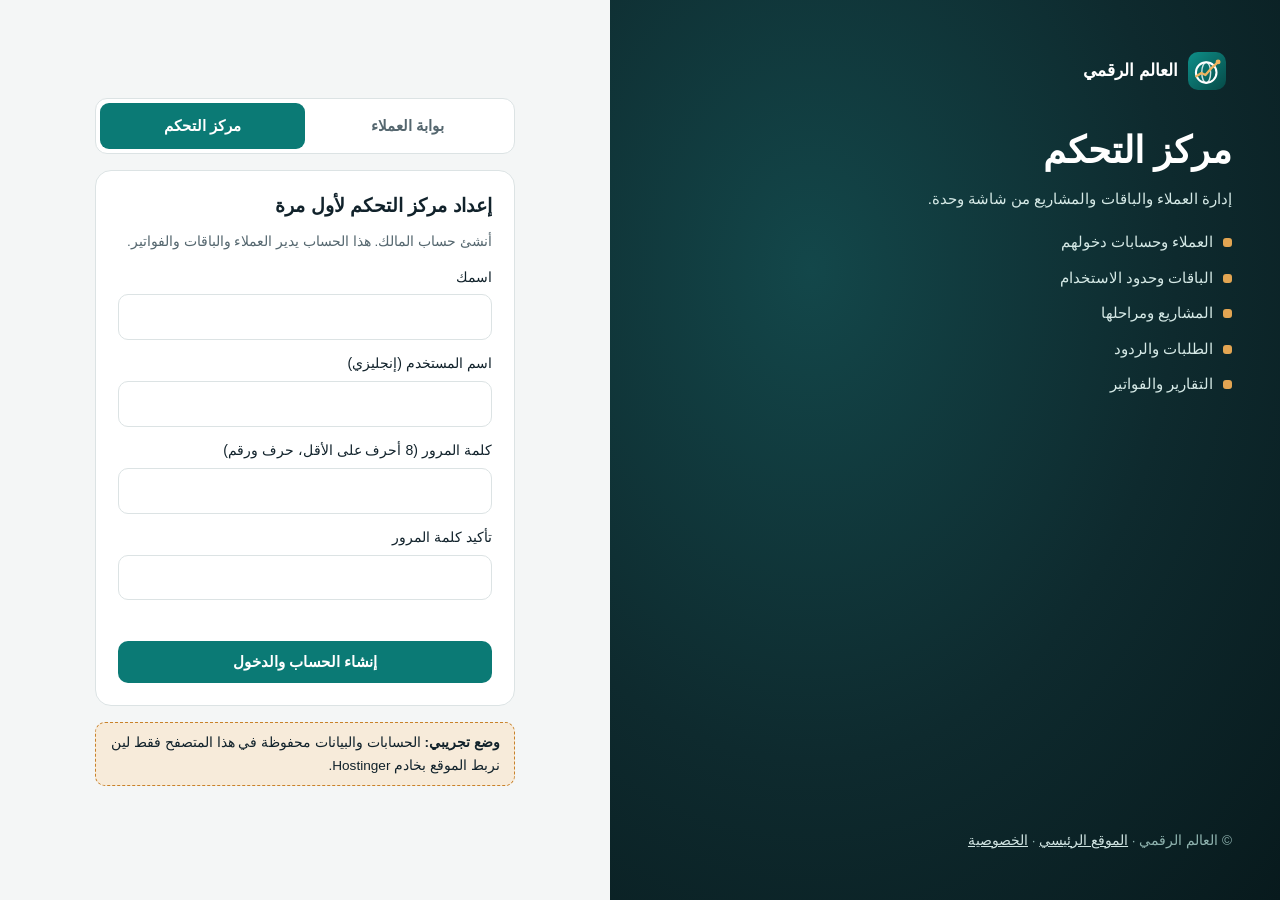
<file: admin/index.html>
<!doctype html>
<html lang="ar" dir="rtl">
<head>
<meta charset="utf-8">
<meta name="viewport" content="width=device-width,initial-scale=1">
<title>مركز التحكم | العالم الرقمي</title>
<meta name="robots" content="noindex">
<meta http-equiv="Content-Security-Policy" content="default-src 'self'; base-uri 'self'; object-src 'none'; frame-src 'none'; script-src 'self'; style-src 'self' 'unsafe-inline' https://fonts.googleapis.com; font-src 'self' https://fonts.gstatic.com; img-src 'self' data: blob:; connect-src 'self'; form-action 'self'; upgrade-insecure-requests">
<meta name="referrer" content="no-referrer">
<link rel="icon" type="image/svg+xml" href="../assets/brand/favicon.svg">
<link rel="preconnect" href="https://fonts.googleapis.com">
<link rel="stylesheet" href="https://fonts.googleapis.com/css2?family=IBM+Plex+Sans+Arabic:wght@400;500;600&family=Readex+Pro:wght@500;600;700&family=IBM+Plex+Mono:wght@500&display=swap">
<link rel="stylesheet" href="../assets/da.css?v=9">
</head>
<body>
<div class="shell">
  <aside class="side" id="side">
    <a class="brand" href="../"><span class="mark" aria-hidden="true"><svg viewBox="0 0 48 48" fill="none" stroke-linecap="round" stroke-linejoin="round"><circle cx="23" cy="26" r="13" stroke="#fff" stroke-width="2.6"/><ellipse cx="23" cy="26" rx="5.6" ry="13" stroke="#fff" stroke-width="1.8" opacity=".8"/><path d="M10.5 30.5 17 26.5l5 2.5 8-9 7.5-7" stroke="#F0B45F" stroke-width="3"/><circle cx="38" cy="12.5" r="3.1" fill="#F0B45F" stroke="none"/></svg></span>العالم الرقمي</a>
    <p class="zone">مركز التحكم</p>
    <nav class="nav" id="nav" aria-label="أقسام مركز التحكم"></nav>
    <div class="foot"><span>مرحبًا <b id="who"></b></span><button class="btn sm" id="out" type="button">تسجيل الخروج</button></div>
  </aside>
  <main class="main" id="main" tabindex="-1"></main>
</div>
<script src="../assets/api.js?v=9"></script>
<script src="admin.js?v=9"></script>
</body>
</html>
</file>
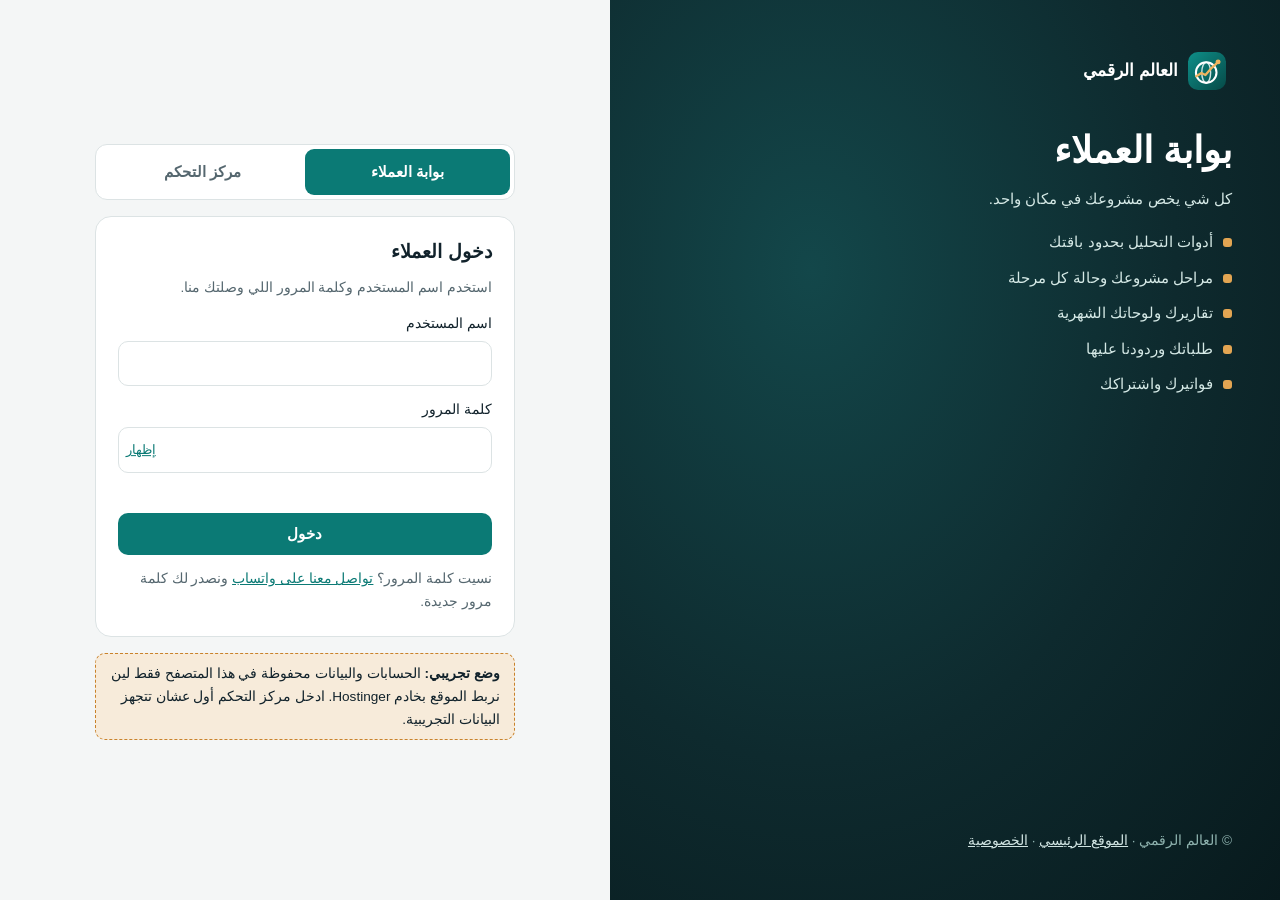
<file: portal/index.html>
<!doctype html>
<html lang="ar" dir="rtl">
<head>
<meta charset="utf-8">
<meta name="viewport" content="width=device-width,initial-scale=1">
<title>بوابة العملاء | العالم الرقمي</title>
<meta name="robots" content="noindex">
<meta http-equiv="Content-Security-Policy" content="default-src 'self'; base-uri 'self'; object-src 'none'; frame-src 'none'; script-src 'self'; style-src 'self' 'unsafe-inline' https://fonts.googleapis.com; font-src 'self' https://fonts.gstatic.com; img-src 'self' data: blob:; connect-src 'self'; form-action 'self'; upgrade-insecure-requests">
<meta name="referrer" content="no-referrer">
<link rel="icon" type="image/svg+xml" href="../assets/brand/favicon.svg">
<link rel="preconnect" href="https://fonts.googleapis.com">
<link rel="stylesheet" href="https://fonts.googleapis.com/css2?family=IBM+Plex+Sans+Arabic:wght@400;500;600&family=Readex+Pro:wght@500;600;700&family=IBM+Plex+Mono:wght@500&display=swap">
<link rel="stylesheet" href="../assets/da.css?v=9">
</head>
<body>
<div class="shell">
  <aside class="side" id="side">
    <a class="brand" href="../"><span class="mark" aria-hidden="true"><svg viewBox="0 0 48 48" fill="none" stroke-linecap="round" stroke-linejoin="round"><circle cx="23" cy="26" r="13" stroke="#fff" stroke-width="2.6"/><ellipse cx="23" cy="26" rx="5.6" ry="13" stroke="#fff" stroke-width="1.8" opacity=".8"/><path d="M10.5 30.5 17 26.5l5 2.5 8-9 7.5-7" stroke="#F0B45F" stroke-width="3"/><circle cx="38" cy="12.5" r="3.1" fill="#F0B45F" stroke="none"/></svg></span>العالم الرقمي</a>
    <p class="zone">بوابة العملاء</p>
    <nav class="nav" id="nav" aria-label="أقسام البوابة"></nav>
    <div class="foot"><span><b id="who"></b><br><span id="org" class="small"></span></span><button class="btn sm" id="out" type="button">تسجيل الخروج</button></div>
  </aside>
  <main class="main" id="main" tabindex="-1"></main>
</div>
<script src="../assets/api.js?v=9"></script>
<script src="portal.js?v=9"></script>
</body>
</html>
</file>
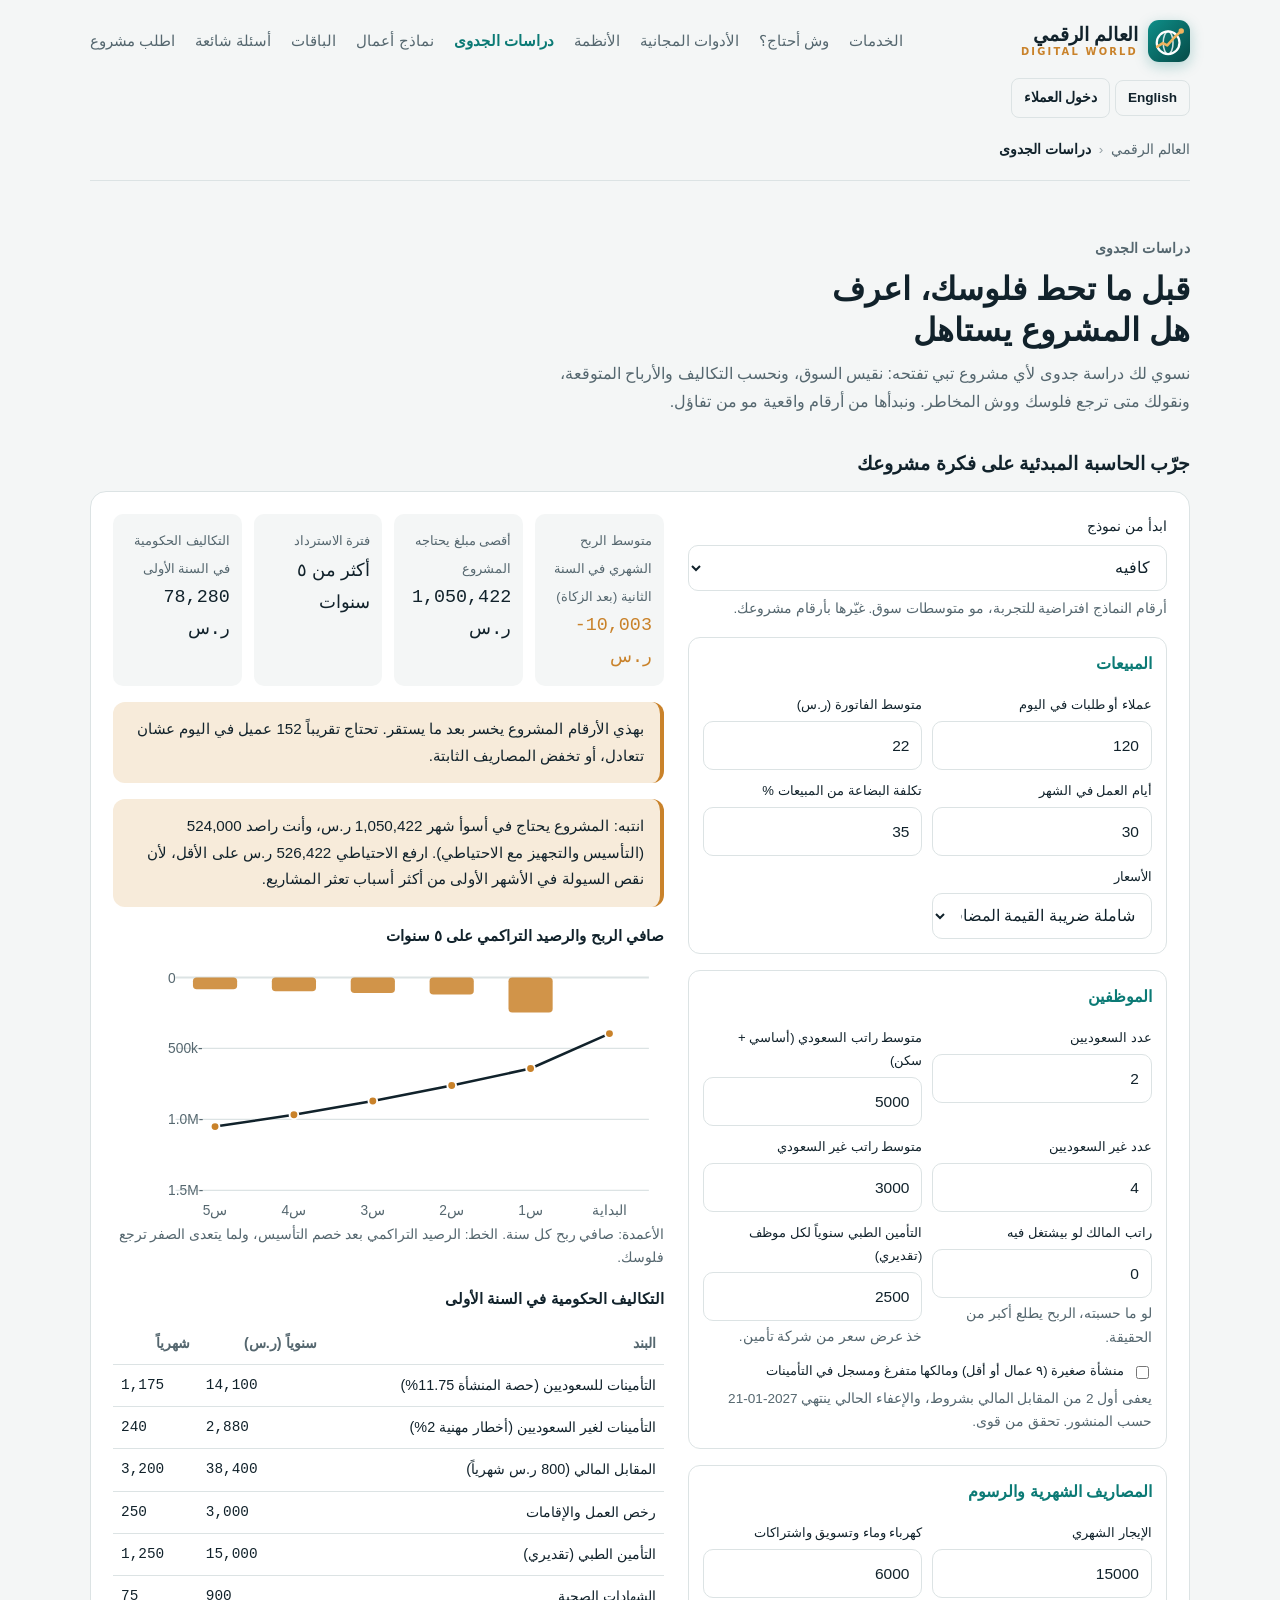
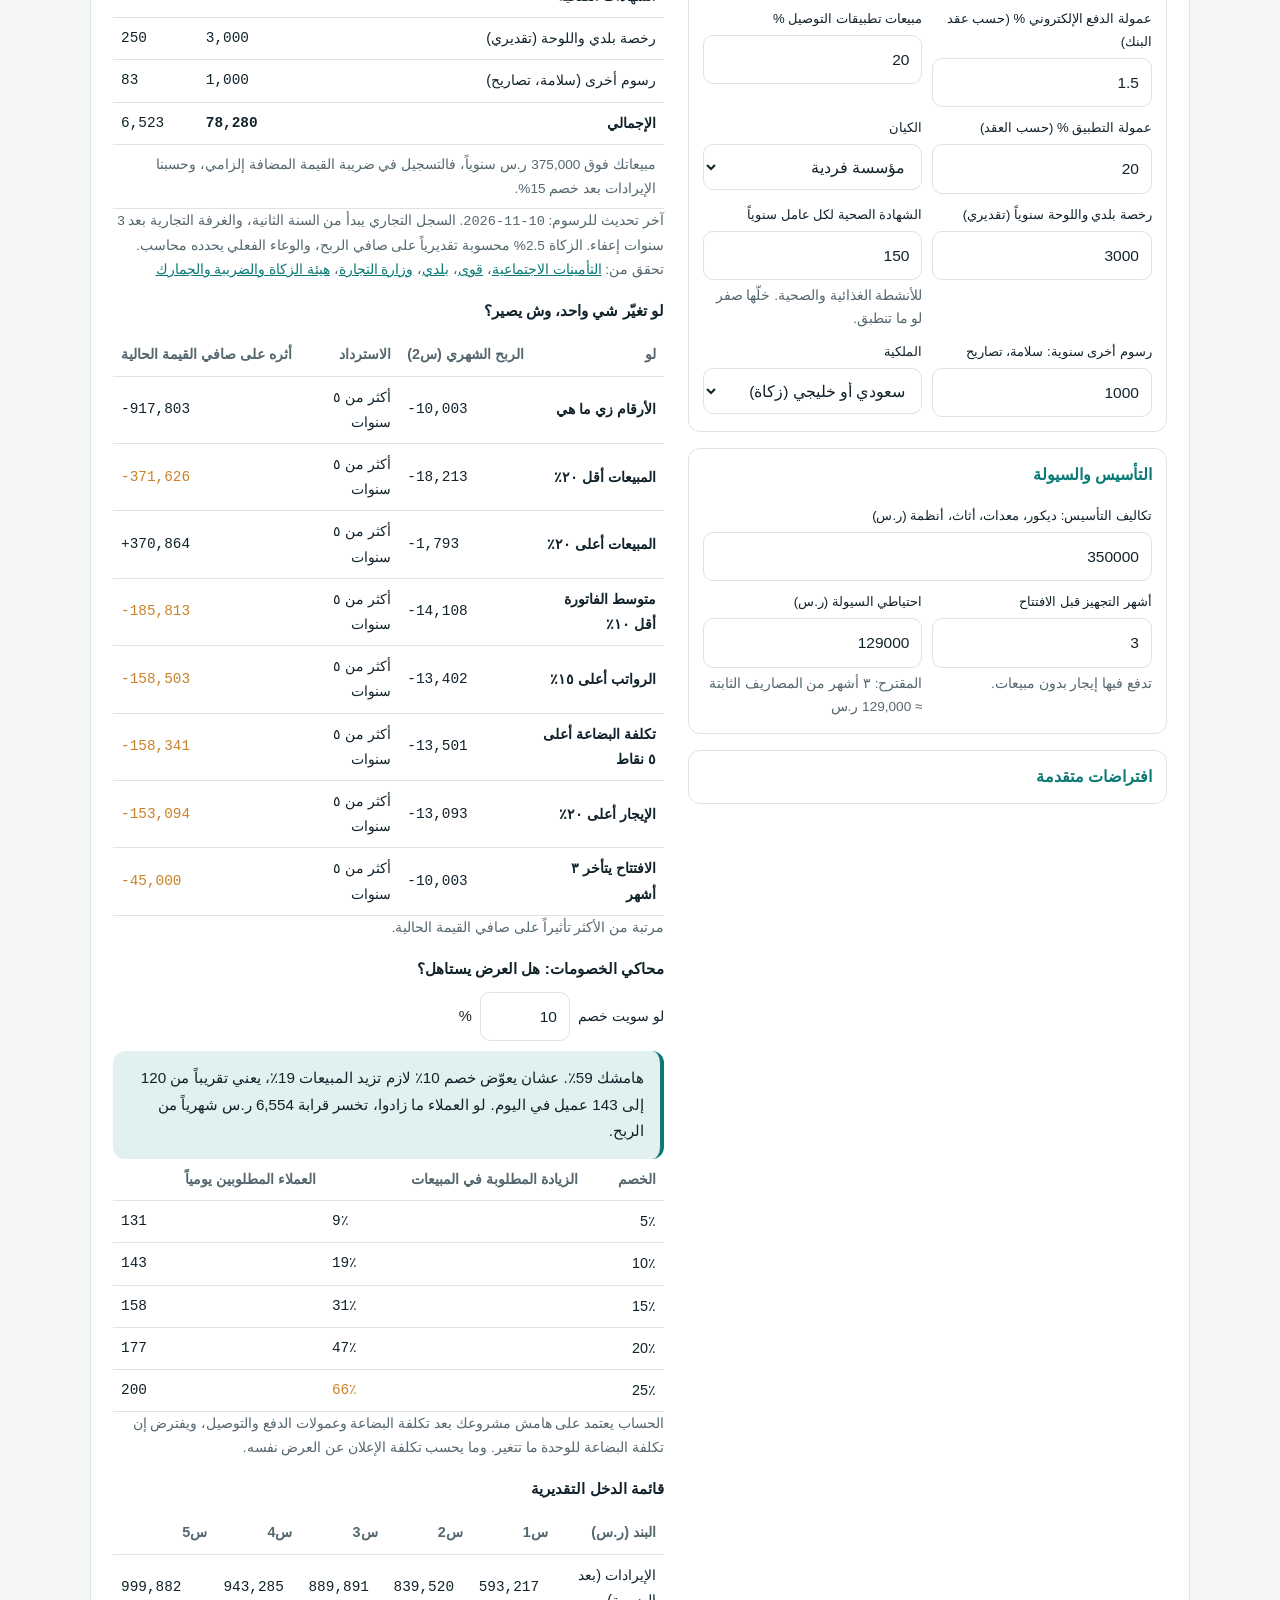
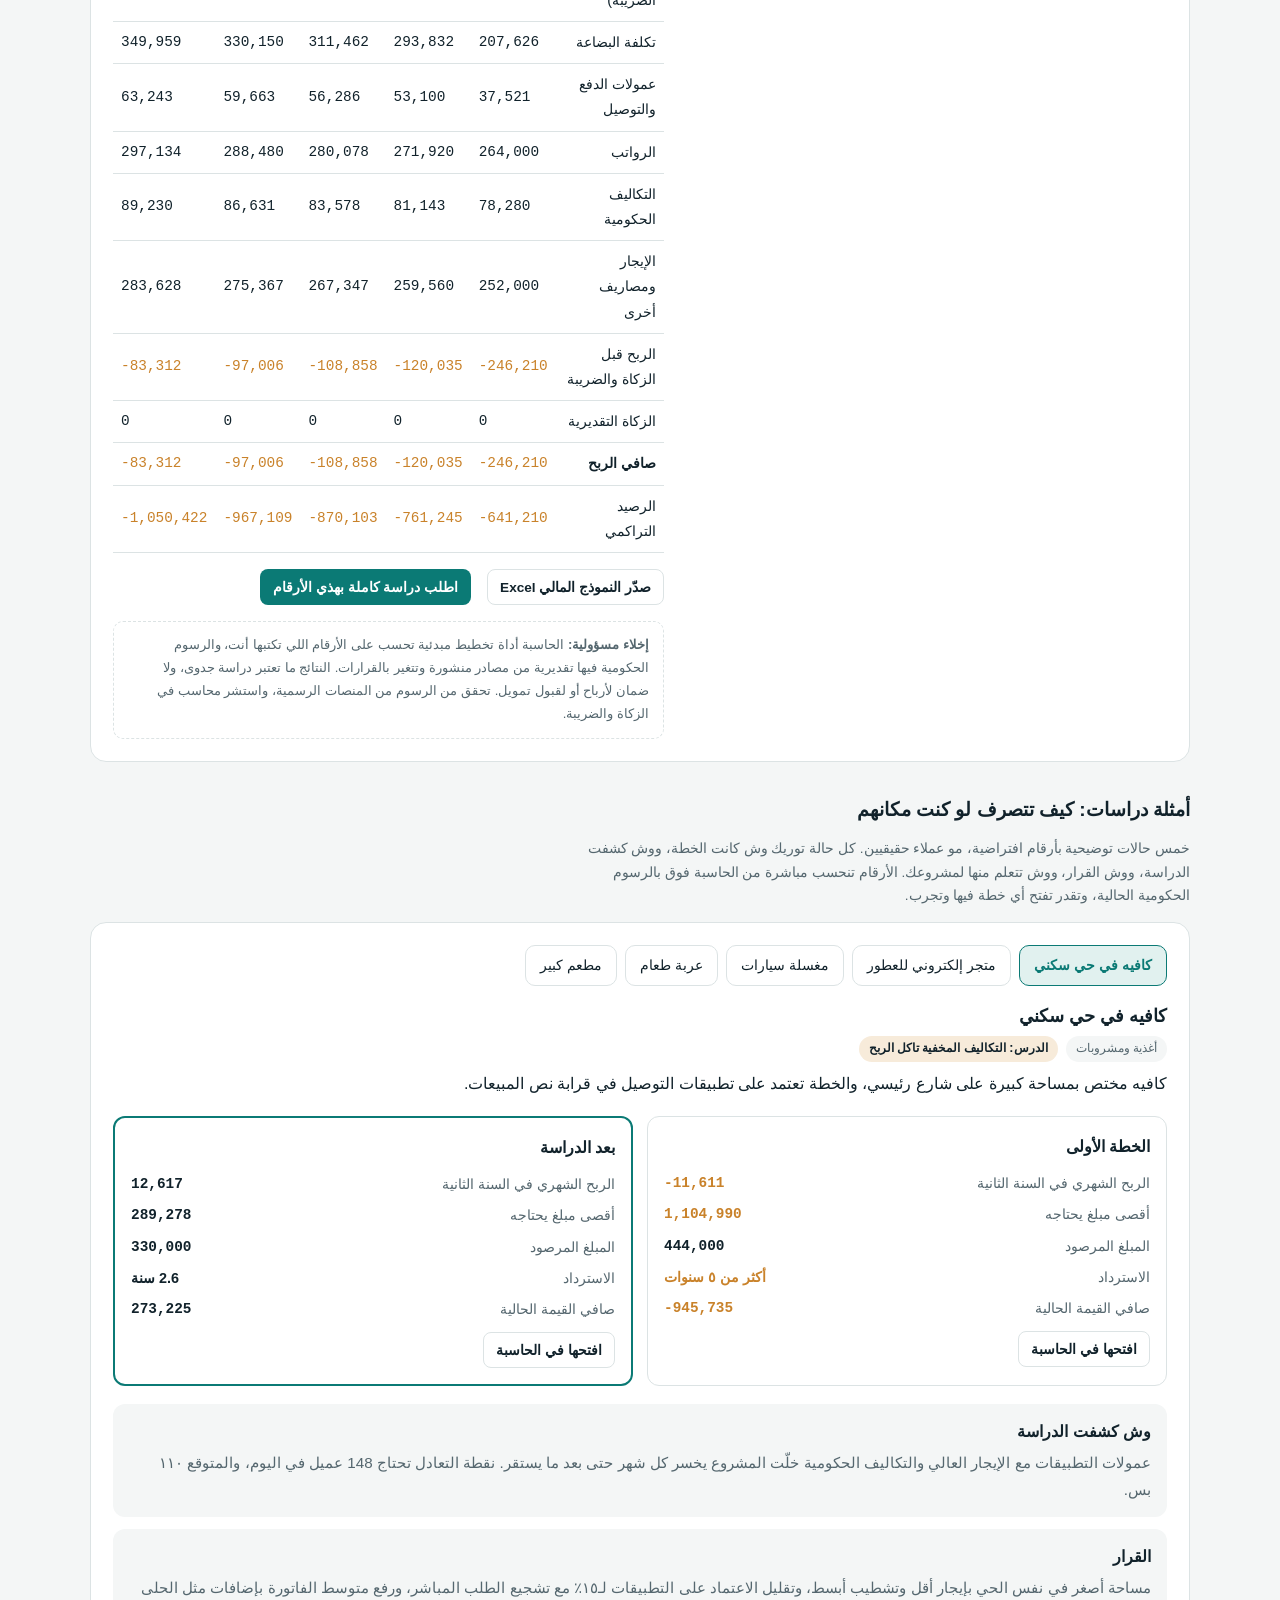
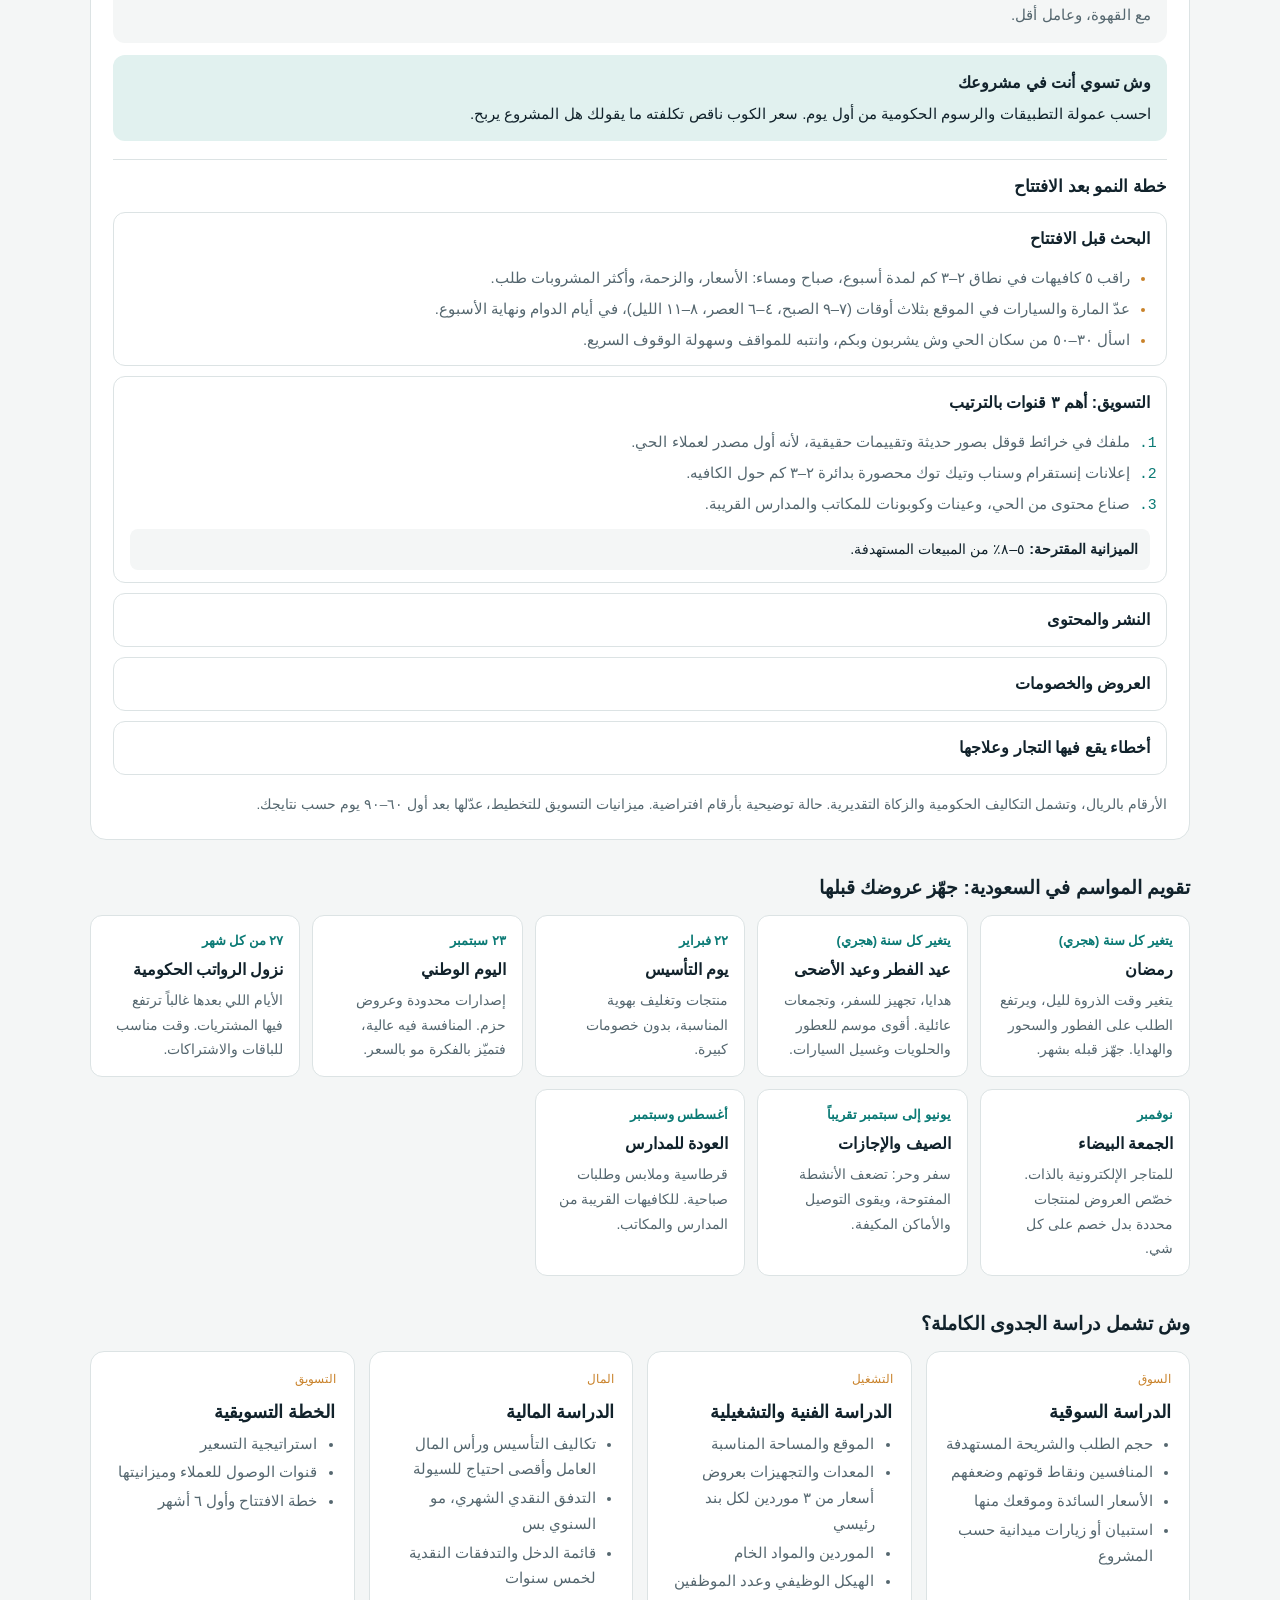
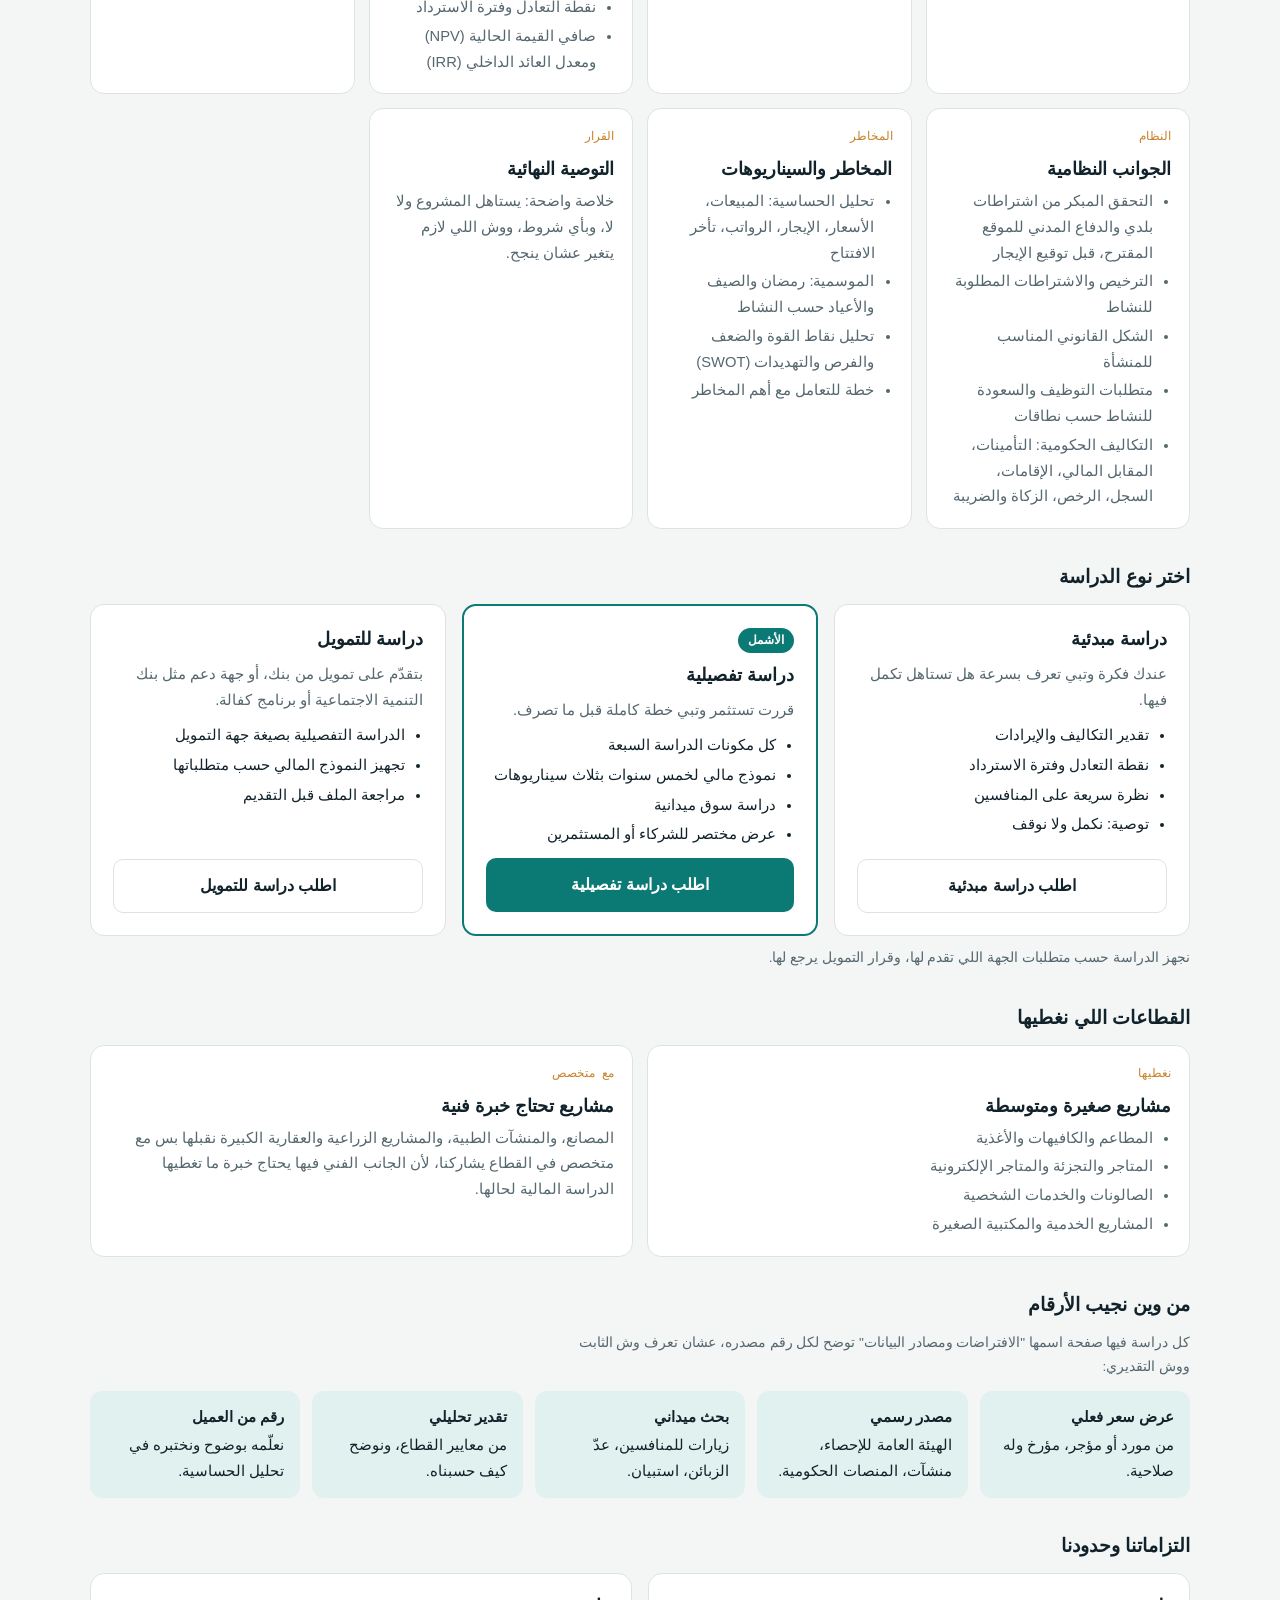
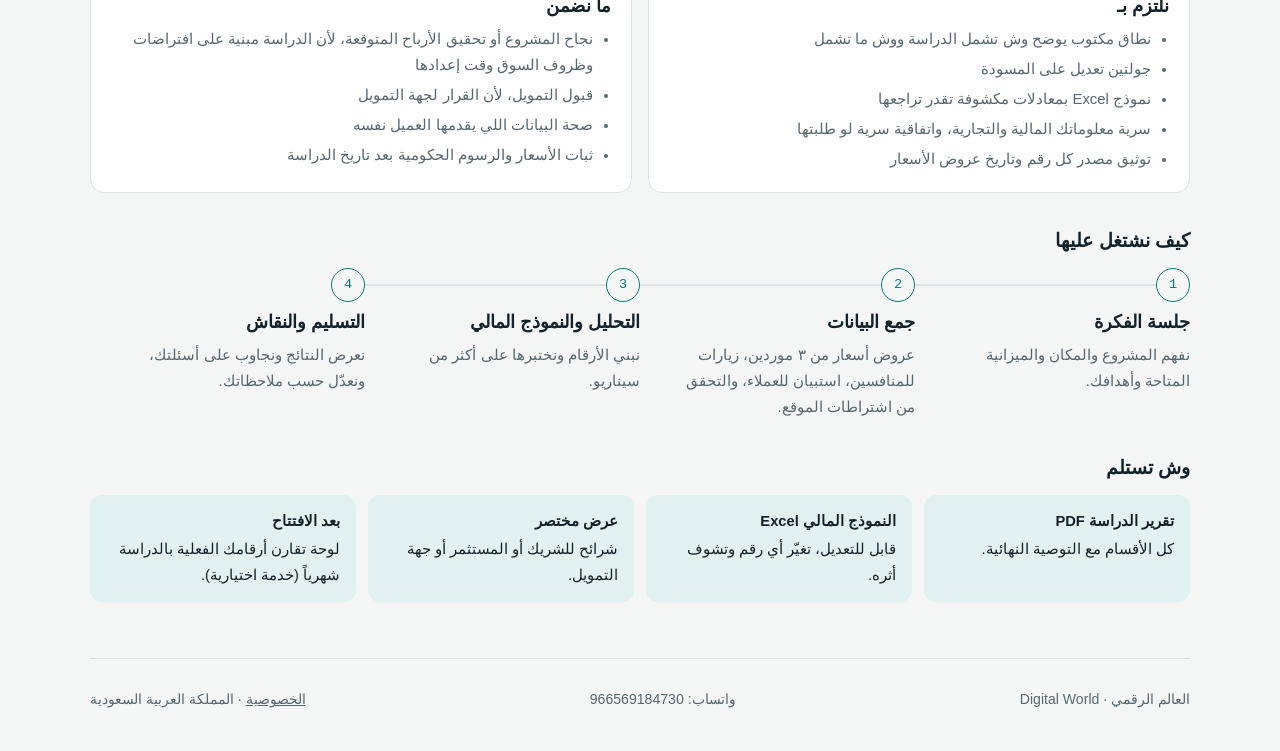
<file: feasibility.html>
<!doctype html><html lang="ar" dir="rtl"><head><meta charset="utf-8"><meta name="description" content="قبل ما تحط فلوسك، اعرف هل المشروع يستاهل. حاسبة جدوى مبدئية مجانية، أمثلة توضيحية، وتفاصيل دراسة الجدوى الكاملة للمشاريع الصغيرة والمتوسطة في السعودية."><meta property="og:title" content="دراسات الجدوى | العالم الرقمي"><meta property="og:description" content="قبل ما تحط فلوسك، اعرف هل المشروع يستاهل. حاسبة جدوى مبدئية مجانية، أمثلة توضيحية، وتفاصيل دراسة الجدوى الكاملة للمشاريع الصغيرة والمتوسطة في السعودية."><meta property="og:type" content="website"><link rel="icon" type="image/svg+xml" href="assets/brand/favicon.svg"><meta name=viewport content="width=device-width,initial-scale=1,viewport-fit=cover"><style>:root{color-scheme:light;box-sizing:border-box;padding-top:env(safe-area-inset-top,0px);padding-bottom:env(safe-area-inset-bottom,0px)}html{scroll-padding-top:env(safe-area-inset-top,0px)}body{margin:0;padding:0;font:14px -apple-system,BlinkMacSystemFont,sans-serif;background:#fff;color:#000}img{max-width:100%}[hidden]:not([hidden=until-found i]){display:none!important}.skip{position:absolute;inset-inline-start:8px;top:-60px;background:#0B7A75;color:#fff;padding:10px 14px;border-radius:8px;z-index:100;text-decoration:none}.skip:focus{top:8px}</style>
<title>دراسات الجدوى | العالم الرقمي</title>
<meta http-equiv="Content-Security-Policy" content="default-src 'self'; base-uri 'self'; object-src 'none'; frame-src 'none'; script-src 'self'; style-src 'self' 'unsafe-inline' https://fonts.googleapis.com; font-src 'self' https://fonts.gstatic.com; img-src 'self' data: blob: https://server.arcgisonline.com https://*.tile.openstreetmap.org; connect-src 'self'; form-action 'self'; upgrade-insecure-requests">
<meta name="referrer" content="strict-origin-when-cross-origin">
<meta name="theme-color" content="#0B7A75">
<link rel="canonical" href="https://algilani2008.github.io/Digital-Analyst/feasibility.html">
<link rel="alternate" hreflang="ar-SA" href="https://algilani2008.github.io/Digital-Analyst/feasibility.html">
<link rel="alternate" hreflang="en" href="https://algilani2008.github.io/Digital-Analyst/feasibility.html?lang=en">
<link rel="alternate" hreflang="x-default" href="https://algilani2008.github.io/Digital-Analyst/feasibility.html">
<meta property="og:url" content="https://algilani2008.github.io/Digital-Analyst/feasibility.html">
<meta property="og:locale" content="ar_SA">
<meta property="og:locale:alternate" content="en_US">
<meta property="og:image" content="https://algilani2008.github.io/Digital-Analyst/assets/img/hero-ad.jpg">
<meta name="twitter:card" content="summary_large_image">
<link rel="preconnect" href="https://fonts.googleapis.com">
<link rel="preconnect" href="https://fonts.gstatic.com" crossorigin>
<link rel="stylesheet" href="https://fonts.googleapis.com/css2?family=IBM+Plex+Sans+Arabic:wght@400;500;600&family=IBM+Plex+Sans:wght@400;500;600&family=Readex+Pro:wght@500;600;700&family=IBM+Plex+Mono:wght@500&display=swap">
<link rel="stylesheet" href="assets/site.css?v=10">
</head><body>
<a class="skip" href="#feasibility">تخطَّ إلى المحتوى</a>
<div class="wrap" dir="rtl" lang="ar">
  <nav class="top" aria-label="التنقل الرئيسي">
    <a class="brand" href="index.html#top">
      <span class="mark" aria-hidden="true"><svg viewBox="0 0 48 48" fill="none" stroke-linecap="round" stroke-linejoin="round"><circle cx="23" cy="26" r="13" stroke="#fff" stroke-width="2.6"/><ellipse cx="23" cy="26" rx="5.6" ry="13" stroke="#fff" stroke-width="1.8" opacity=".8"/><path d="M10.5 30.5 17 26.5l5 2.5 8-9 7.5-7" stroke="#F0B45F" stroke-width="3"/><circle cx="38" cy="12.5" r="3.1" fill="#F0B45F" stroke="none"/></svg></span>
      <span class="wm"><b>العالم الرقمي</b><small lang="en" dir="ltr">Digital World</small></span>
    </a>
    <ul>
      <li><a href="index.html#services">الخدمات</a></li>
      <li><a href="index.html#discover">وش أحتاج؟</a></li>
      <li><a href="tools.html">الأدوات المجانية</a></li>
      <li><a href="systems.html">الأنظمة</a></li>
      <li><a href="feasibility.html" aria-current="page">دراسات الجدوى</a></li>
      <li><a href="index.html#work">نماذج أعمال</a></li>
      <li><a href="index.html#packages">الباقات</a></li>
      <li><a href="index.html#faq">أسئلة شائعة</a></li>
      <li><a href="index.html#contact">اطلب مشروع</a></li>
    </ul>
    <span class="nav-end"><button type="button" class="btn btn-ghost btn-sm lang-btn" data-lang-toggle>English</button>
    <a class="btn btn-ghost btn-sm" href="login.html" style="min-height:40px">دخول العملاء</a></span>
  </nav>
<h1 class="vh">قبل ما تحط فلوسك، اعرف هل المشروع يستاهل</h1>
<p class="crumb"><a href="index.html">العالم الرقمي</a><span aria-hidden="true">‹</span><b>دراسات الجدوى</b></p>
  <section class="block" id="feasibility">
    <div class="sec-head">
      <p class="eyebrow">دراسات الجدوى</p>
      <h2>قبل ما تحط فلوسك، اعرف هل المشروع يستاهل</h2>
      <p>نسوي لك دراسة جدوى لأي مشروع تبي تفتحه: نقيس السوق، ونحسب التكاليف والأرباح المتوقعة، ونقولك متى ترجع فلوسك ووش المخاطر. ونبدأها من أرقام واقعية مو من تفاؤل.</p>
    </div>

    <h3 class="sub-h">جرّب الحاسبة المبدئية على فكرة مشروعك</h3>
    <div class="tool-wrap">
      <div class="calc">
        <form class="cin" id="calc" novalidate>
          <div class="field"><label for="c-tpl">ابدأ من نموذج</label>
            <select id="c-tpl"><option value="cafe">كافيه</option><option value="rest">مطعم</option><option value="online">متجر إلكتروني</option><option value="salon">صالون أو مركز خدمات</option><option value="blank">من الصفر</option><option value="custom" hidden>أرقام من الأمثلة</option></select>
            <span class="fmt">أرقام النماذج افتراضية للتجربة، مو متوسطات سوق. غيّرها بأرقام مشروعك.</span></div>

          <details class="cbox" open><summary>المبيعات</summary><div class="cgrid">
            <div class="field"><label for="c-cust">عملاء أو طلبات في اليوم</label><input id="c-cust" type="number" min="0"></div>
            <div class="field"><label for="c-ticket">متوسط الفاتورة (ر.س)</label><input id="c-ticket" type="number" min="0" step="0.5"></div>
            <div class="field"><label for="c-days">أيام العمل في الشهر</label><input id="c-days" type="number" min="1" max="31"></div>
            <div class="field"><label for="c-cogs">تكلفة البضاعة من المبيعات %</label><input id="c-cogs" type="number" min="0" max="100"></div>
            <div class="field"><label for="c-vatinc">الأسعار</label><select id="c-vatinc"><option value="1">شاملة ضريبة القيمة المضافة</option><option value="0">بدون الضريبة</option></select></div>
          </div></details>

          <details class="cbox" open><summary>الموظفين</summary><div class="cgrid">
            <div class="field"><label for="c-sa">عدد السعوديين</label><input id="c-sa" type="number" min="0"></div>
            <div class="field"><label for="c-sasal">متوسط راتب السعودي (أساسي + سكن)</label><input id="c-sasal" type="number" min="0" step="100"></div>
            <div class="field"><label for="c-ex">عدد غير السعوديين</label><input id="c-ex" type="number" min="0"></div>
            <div class="field"><label for="c-exsal">متوسط راتب غير السعودي</label><input id="c-exsal" type="number" min="0" step="100"></div>
            <div class="field"><label for="c-owner">راتب المالك لو بيشتغل فيه</label><input id="c-owner" type="number" min="0" step="500"><span class="fmt">لو ما حسبته، الربح يطلع أكبر من الحقيقة.</span></div>
            <div class="field"><label for="c-med">التأمين الطبي سنوياً لكل موظف (تقديري)</label><input id="c-med" type="number" min="0" step="100"><span class="fmt">خذ عرض سعر من شركة تأمين.</span></div>
            <div class="field" style="grid-column:1/-1"><label class="chk"><input type="checkbox" id="c-small"> منشأة صغيرة (٩ عمال أو أقل) ومالكها متفرغ ومسجل في التأمينات</label><span class="fmt" id="c-small-note"></span></div>
          </div></details>

          <details class="cbox" open><summary>المصاريف الشهرية والرسوم</summary><div class="cgrid">
            <div class="field"><label for="c-rent">الإيجار الشهري</label><input id="c-rent" type="number" min="0" step="500"></div>
            <div class="field"><label for="c-oth">كهرباء وماء وتسويق واشتراكات</label><input id="c-oth" type="number" min="0" step="500"></div>
            <div class="field"><label for="c-pay">عمولة الدفع الإلكتروني % (حسب عقد البنك)</label><input id="c-pay" type="number" min="0" max="10" step="0.1"></div>
            <div class="field"><label for="c-dshare">مبيعات تطبيقات التوصيل %</label><input id="c-dshare" type="number" min="0" max="100"></div>
            <div class="field"><label for="c-dcomm">عمولة التطبيق % (حسب العقد)</label><input id="c-dcomm" type="number" min="0" max="60"></div>
            <div class="field"><label for="c-ent">الكيان</label><select id="c-ent"><option value="est">مؤسسة فردية</option><option value="llc">شركة ذات مسؤولية محدودة</option></select></div>
            <div class="field"><label for="c-balady">رخصة بلدي واللوحة سنوياً (تقديري)</label><input id="c-balady" type="number" min="0" step="100"></div>
            <div class="field"><label for="c-hc">الشهادة الصحية لكل عامل سنوياً</label><input id="c-hc" type="number" min="0" step="10"><span class="fmt">للأنشطة الغذائية والصحية. خلّها صفر لو ما تنطبق.</span></div>
            <div class="field"><label for="c-govoth">رسوم أخرى سنوية: سلامة، تصاريح</label><input id="c-govoth" type="number" min="0" step="100"></div>
            <div class="field"><label for="c-own">الملكية</label><select id="c-own"><option value="sa">سعودي أو خليجي (زكاة)</option><option value="fx">أجنبي (ضريبة دخل)</option></select></div>
          </div></details>

          <details class="cbox" open><summary>التأسيس والسيولة</summary><div class="cgrid">
            <div class="field" style="grid-column:1/-1"><label for="c-capex">تكاليف التأسيس: ديكور، معدات، أثاث، أنظمة (ر.س)</label><input id="c-capex" type="number" min="0" step="1000"></div>
            <div class="field"><label for="c-pre">أشهر التجهيز قبل الافتتاح</label><input id="c-pre" type="number" min="0" max="24"><span class="fmt">تدفع فيها إيجار بدون مبيعات.</span></div>
            <div class="field"><label for="c-wc">احتياطي السيولة (ر.س)</label><input id="c-wc" type="number" min="0" step="1000"><span class="fmt" id="c-wc-hint"></span></div>
          </div></details>

          <details class="cbox"><summary>افتراضات متقدمة</summary><div class="cgrid">
            <div class="field"><label for="c-ramp">مبيعات أول شهر من الطاقة %</label><input id="c-ramp" type="number" min="10" max="100"><span class="fmt">وتوصل للطاقة الكاملة مع نهاية السنة الأولى.</span></div>
            <div class="field"><label for="c-weak">أشهر ضعيفة في السنة</label><input id="c-weak" type="number" min="0" max="6"></div>
            <div class="field"><label for="c-drop">انخفاض المبيعات فيها %</label><input id="c-drop" type="number" min="0" max="90"></div>
            <div class="field"><label for="c-grow">نمو المبيعات سنوياً %</label><input id="c-grow" type="number" min="-50" max="100"></div>
            <div class="field"><label for="c-inf">زيادة المصاريف سنوياً %</label><input id="c-inf" type="number" min="0" max="50"></div>
            <div class="field"><label for="c-disc">معدل الخصم %</label><input id="c-disc" type="number" min="0" max="50"></div>
          </div></details>
        </form>

        <div class="cout" aria-live="polite">
          <div class="res-kpis" id="c-kpis"></div>
          <p class="verdict" id="c-verdict"></p>
          <p class="verdict bad" id="c-cash" hidden></p>
          <div><p class="card-t">صافي الربح والرصيد التراكمي على ٥ سنوات</p><svg class="mini-chart" id="c-chart" viewBox="0 0 440 210" role="img" aria-label="صافي الربح السنوي والرصيد التراكمي"></svg>
            <p class="fmt">الأعمدة: صافي ربح كل سنة. الخط: الرصيد التراكمي بعد خصم التأسيس، ولما يتعدى الصفر ترجع فلوسك.</p></div>
          <div><p class="card-t">التكاليف الحكومية في السنة الأولى</p><div class="tbl-wrap"><table class="data" id="c-gov"></table></div>
            <p class="fmt" id="c-gov-src"></p></div>
          <div><p class="card-t">لو تغيّر شي واحد، وش يصير؟</p><div class="tbl-wrap"><table class="data scen" id="c-sens"></table></div>
            <p class="fmt">مرتبة من الأكثر تأثيراً على صافي القيمة الحالية.</p></div>
          <div id="c-dsim"><p class="card-t">محاكي الخصومات: هل العرض يستاهل؟</p>
            <div class="dsim-row"><label for="c-dpct">لو سويت خصم</label><input id="c-dpct" type="number" min="1" max="90" value="10" inputmode="decimal"><span>%</span></div>
            <p class="verdict" id="c-dres"></p>
            <div class="tbl-wrap"><table class="data" id="c-dtab"></table></div>
            <p class="fmt">الحساب يعتمد على هامش مشروعك بعد تكلفة البضاعة وعمولات الدفع والتوصيل، ويفترض إن تكلفة البضاعة للوحدة ما تتغير. وما يحسب تكلفة الإعلان عن العرض نفسه.</p></div>
          <div><p class="card-t">قائمة الدخل التقديرية</p><div class="tbl-wrap"><table class="data" id="c-table"></table></div></div>
          <div class="res-actions"><button type="button" class="btn btn-ghost btn-sm" id="c-xl">صدّر النموذج المالي Excel</button><span class="status" id="c-xl-st" aria-live="polite"></span><button type="button" class="btn btn-primary btn-sm" id="c-send">اطلب دراسة كاملة بهذي الأرقام</button></div>
          <p class="disclaimer"><b>إخلاء مسؤولية:</b> الحاسبة أداة تخطيط مبدئية تحسب على الأرقام اللي تكتبها أنت، والرسوم الحكومية فيها تقديرية من مصادر منشورة وتتغير بالقرارات. النتائج ما تعتبر دراسة جدوى، ولا ضمان لأرباح أو لقبول تمويل. تحقق من الرسوم من المنصات الرسمية، واستشر محاسب في الزكاة والضريبة.</p>
        </div>
      </div>
    </div>

    <h3 class="sub-h">أمثلة دراسات: كيف تتصرف لو كنت مكانهم</h3>
    <p class="fmt" style="max-width:46em;margin-bottom:14px">خمس حالات توضيحية بأرقام افتراضية، مو عملاء حقيقيين. كل حالة توريك وش كانت الخطة، ووش كشفت الدراسة، ووش القرار، ووش تتعلم منها لمشروعك. الأرقام تنحسب مباشرة من الحاسبة فوق بالرسوم الحكومية الحالية، وتقدر تفتح أي خطة فيها وتجرب.</p>
    <div class="tool-wrap">
      <div class="ex-tabs" role="group" aria-label="اختيار المثال" id="ex-tabs"></div>
      <div class="ex-panel" id="ex-panel" aria-live="polite"></div>
    </div>

    <h3 class="sub-h">تقويم المواسم في السعودية: جهّز عروضك قبلها</h3>
    <div class="cal">
      <div><span class="when">يتغير كل سنة (هجري)</span><b>رمضان</b><span>يتغير وقت الذروة لليل، ويرتفع الطلب على الفطور والسحور والهدايا. جهّز قبله بشهر.</span></div>
      <div><span class="when">يتغير كل سنة (هجري)</span><b>عيد الفطر وعيد الأضحى</b><span>هدايا، تجهيز للسفر، وتجمعات عائلية. أقوى موسم للعطور والحلويات وغسيل السيارات.</span></div>
      <div><span class="when">٢٢ فبراير</span><b>يوم التأسيس</b><span>منتجات وتغليف بهوية المناسبة، بدون خصومات كبيرة.</span></div>
      <div><span class="when">٢٣ سبتمبر</span><b>اليوم الوطني</b><span>إصدارات محدودة وعروض حزم. المنافسة فيه عالية، فتميّز بالفكرة مو بالسعر.</span></div>
      <div><span class="when">٢٧ من كل شهر</span><b>نزول الرواتب الحكومية</b><span>الأيام اللي بعدها غالباً ترتفع فيها المشتريات. وقت مناسب للباقات والاشتراكات.</span></div>
      <div><span class="when">نوفمبر</span><b>الجمعة البيضاء</b><span>للمتاجر الإلكترونية بالذات. خصّص العروض لمنتجات محددة بدل خصم على كل شي.</span></div>
      <div><span class="when">يونيو إلى سبتمبر تقريباً</span><b>الصيف والإجازات</b><span>سفر وحر: تضعف الأنشطة المفتوحة، ويقوى التوصيل والأماكن المكيفة.</span></div>
      <div><span class="when">أغسطس وسبتمبر</span><b>العودة للمدارس</b><span>قرطاسية وملابس وطلبات صباحية. للكافيهات القريبة من المدارس والمكاتب.</span></div>
    </div>

    <h3 class="sub-h">وش تشمل دراسة الجدوى الكاملة؟</h3>
    <div class="parts">
      <div class="part"><span class="k">السوق</span><h3>الدراسة السوقية</h3><ul><li>حجم الطلب والشريحة المستهدفة</li><li>المنافسين ونقاط قوتهم وضعفهم</li><li>الأسعار السائدة وموقعك منها</li><li>استبيان أو زيارات ميدانية حسب المشروع</li></ul></div>
      <div class="part"><span class="k">التشغيل</span><h3>الدراسة الفنية والتشغيلية</h3><ul><li>الموقع والمساحة المناسبة</li><li>المعدات والتجهيزات بعروض أسعار من ٣ موردين لكل بند رئيسي</li><li>الموردين والمواد الخام</li><li>الهيكل الوظيفي وعدد الموظفين</li></ul></div>
      <div class="part"><span class="k">المال</span><h3>الدراسة المالية</h3><ul><li>تكاليف التأسيس ورأس المال العامل وأقصى احتياج للسيولة</li><li>التدفق النقدي الشهري، مو السنوي بس</li><li>قائمة الدخل والتدفقات النقدية لخمس سنوات</li><li>نقطة التعادل وفترة الاسترداد</li><li>صافي القيمة الحالية (NPV) ومعدل العائد الداخلي (IRR)</li></ul></div>
      <div class="part"><span class="k">التسويق</span><h3>الخطة التسويقية</h3><ul><li>استراتيجية التسعير</li><li>قنوات الوصول للعملاء وميزانيتها</li><li>خطة الافتتاح وأول ٦ أشهر</li></ul></div>
      <div class="part"><span class="k">النظام</span><h3>الجوانب النظامية</h3><ul><li>التحقق المبكر من اشتراطات بلدي والدفاع المدني للموقع المقترح، قبل توقيع الإيجار</li><li>الترخيص والاشتراطات المطلوبة للنشاط</li><li>الشكل القانوني المناسب للمنشأة</li><li>متطلبات التوظيف والسعودة للنشاط حسب نطاقات</li><li>التكاليف الحكومية: التأمينات، المقابل المالي، الإقامات، السجل، الرخص، الزكاة والضريبة</li></ul></div>
      <div class="part"><span class="k">المخاطر</span><h3>المخاطر والسيناريوهات</h3><ul><li>تحليل الحساسية: المبيعات، الأسعار، الإيجار، الرواتب، تأخر الافتتاح</li><li>الموسمية: رمضان والصيف والأعياد حسب النشاط</li><li>تحليل نقاط القوة والضعف والفرص والتهديدات (SWOT)</li><li>خطة للتعامل مع أهم المخاطر</li></ul></div>
      <div class="part"><span class="k">القرار</span><h3>التوصية النهائية</h3><p>خلاصة واضحة: يستاهل المشروع ولا لا، وبأي شروط، ووش اللي لازم يتغير عشان ينجح.</p></div>
    </div>

    <h3 class="sub-h">اختر نوع الدراسة</h3>
    <div class="ftypes">
      <article class="ftype"><h3>دراسة مبدئية</h3><p class="for">عندك فكرة وتبي تعرف بسرعة هل تستاهل تكمل فيها.</p>
        <ul><li>تقدير التكاليف والإيرادات</li><li>نقطة التعادل وفترة الاسترداد</li><li>نظرة سريعة على المنافسين</li><li>توصية: نكمل ولا نوقف</li></ul>
        <a class="btn btn-ghost" href="index.html?pkg=%D8%AF%D8%B1%D8%A7%D8%B3%D8%A9%20%D8%AC%D8%AF%D9%88%D9%89%20%D9%85%D8%A8%D8%AF%D8%A6%D9%8A%D8%A9#contact">اطلب دراسة مبدئية</a></article>
      <article class="ftype featured"><span class="badge" style="align-self:flex-start;font-size:.75rem;font-weight:600;background:var(--accent);color:var(--on-accent);border-radius:999px;padding:2px 10px">الأشمل</span><h3>دراسة تفصيلية</h3><p class="for">قررت تستثمر وتبي خطة كاملة قبل ما تصرف.</p>
        <ul><li>كل مكونات الدراسة السبعة</li><li>نموذج مالي لخمس سنوات بثلاث سيناريوهات</li><li>دراسة سوق ميدانية</li><li>عرض مختصر للشركاء أو المستثمرين</li></ul>
        <a class="btn btn-primary" href="index.html?pkg=%D8%AF%D8%B1%D8%A7%D8%B3%D8%A9%20%D8%AC%D8%AF%D9%88%D9%89%20%D8%AA%D9%81%D8%B5%D9%8A%D9%84%D9%8A%D8%A9#contact">اطلب دراسة تفصيلية</a></article>
      <article class="ftype"><h3>دراسة للتمويل</h3><p class="for">بتقدّم على تمويل من بنك، أو جهة دعم مثل بنك التنمية الاجتماعية أو برنامج كفالة.</p>
        <ul><li>الدراسة التفصيلية بصيغة جهة التمويل</li><li>تجهيز النموذج المالي حسب متطلباتها</li><li>مراجعة الملف قبل التقديم</li></ul>
        <a class="btn btn-ghost" href="index.html?pkg=%D8%AF%D8%B1%D8%A7%D8%B3%D8%A9%20%D8%AC%D8%AF%D9%88%D9%89%20%D9%84%D9%84%D8%AA%D9%85%D9%88%D9%8A%D9%84#contact">اطلب دراسة للتمويل</a></article>
    </div>
    <p class="fmt" style="margin-top:10px">نجهز الدراسة حسب متطلبات الجهة اللي تقدم لها، وقرار التمويل يرجع لها.</p>

    <h3 class="sub-h">القطاعات اللي نغطيها</h3>
    <div class="parts">
      <div class="part"><span class="k">نغطيها</span><h3>مشاريع صغيرة ومتوسطة</h3><ul><li>المطاعم والكافيهات والأغذية</li><li>المتاجر والتجزئة والمتاجر الإلكترونية</li><li>الصالونات والخدمات الشخصية</li><li>المشاريع الخدمية والمكتبية الصغيرة</li></ul></div>
      <div class="part"><span class="k">مع متخصص</span><h3>مشاريع تحتاج خبرة فنية</h3><p>المصانع، والمنشآت الطبية، والمشاريع الزراعية والعقارية الكبيرة نقبلها بس مع متخصص في القطاع يشاركنا، لأن الجانب الفني فيها يحتاج خبرة ما تغطيها الدراسة المالية لحالها.</p></div>
    </div>

    <h3 class="sub-h">من وين نجيب الأرقام</h3>
    <p class="fmt" style="max-width:46em;margin-bottom:12px">كل دراسة فيها صفحة اسمها "الافتراضات ومصادر البيانات" توضح لكل رقم مصدره، عشان تعرف وش الثابت ووش التقديري:</p>
    <div class="deliver">
      <div><b>عرض سعر فعلي</b>من مورد أو مؤجر، مؤرخ وله صلاحية.</div>
      <div><b>مصدر رسمي</b>الهيئة العامة للإحصاء، منشآت، المنصات الحكومية.</div>
      <div><b>بحث ميداني</b>زيارات للمنافسين، عدّ الزبائن، استبيان.</div>
      <div><b>تقدير تحليلي</b>من معايير القطاع، ونوضح كيف حسبناه.</div>
      <div><b>رقم من العميل</b>نعلّمه بوضوح ونختبره في تحليل الحساسية.</div>
    </div>

    <h3 class="sub-h">التزاماتنا وحدودنا</h3>
    <div class="policy">
      <div><h3>نلتزم بـ</h3><ul><li>نطاق مكتوب يوضح وش تشمل الدراسة ووش ما تشمل</li><li>جولتين تعديل على المسودة</li><li>نموذج Excel بمعادلات مكشوفة تقدر تراجعها</li><li>سرية معلوماتك المالية والتجارية، واتفاقية سرية لو طلبتها</li><li>توثيق مصدر كل رقم وتاريخ عروض الأسعار</li></ul></div>
      <div><h3>ما نضمن</h3><ul><li>نجاح المشروع أو تحقيق الأرباح المتوقعة، لأن الدراسة مبنية على افتراضات وظروف السوق وقت إعدادها</li><li>قبول التمويل، لأن القرار لجهة التمويل</li><li>صحة البيانات اللي يقدمها العميل نفسه</li><li>ثبات الأسعار والرسوم الحكومية بعد تاريخ الدراسة</li></ul></div>
    </div>

    <h3 class="sub-h">كيف نشتغل عليها</h3>
    <ol class="steps">
      <li><h3>جلسة الفكرة</h3><p>نفهم المشروع والمكان والميزانية المتاحة وأهدافك.</p></li>
      <li><h3>جمع البيانات</h3><p>عروض أسعار من ٣ موردين، زيارات للمنافسين، استبيان للعملاء، والتحقق من اشتراطات الموقع.</p></li>
      <li><h3>التحليل والنموذج المالي</h3><p>نبني الأرقام ونختبرها على أكثر من سيناريو.</p></li>
      <li><h3>التسليم والنقاش</h3><p>نعرض النتائج ونجاوب على أسئلتك، ونعدّل حسب ملاحظاتك.</p></li>
    </ol>

    <h3 class="sub-h">وش تستلم</h3>
    <div class="deliver">
      <div><b>تقرير الدراسة PDF</b>كل الأقسام مع التوصية النهائية.</div>
      <div><b>النموذج المالي Excel</b>قابل للتعديل، تغيّر أي رقم وتشوف أثره.</div>
      <div><b>عرض مختصر</b>شرائح للشريك أو المستثمر أو جهة التمويل.</div>
      <div><b>بعد الافتتاح</b>لوحة تقارن أرقامك الفعلية بالدراسة شهرياً (خدمة اختيارية).</div>
    </div>
  </section>
  <footer>
    <span>العالم الرقمي · Digital World</span>
    <span id="foot-reach"></span>
    <span><a href="index.html#privacy">الخصوصية</a> · المملكة العربية السعودية</span>
  </footer>
</div>

<script src="assets/vendor/xlsx-0.20.3.full.min.js"></script>
<script src="assets/i18n.js?v=10"></script>
<script src="assets/api.js?v=10"></script>
<script src="assets/site-footer.js?v=10"></script>
<script src="assets/site-feasibility.js?v=10"></script>
<script src="assets/site-extra.js?v=10"></script>
</body></html>
</file>
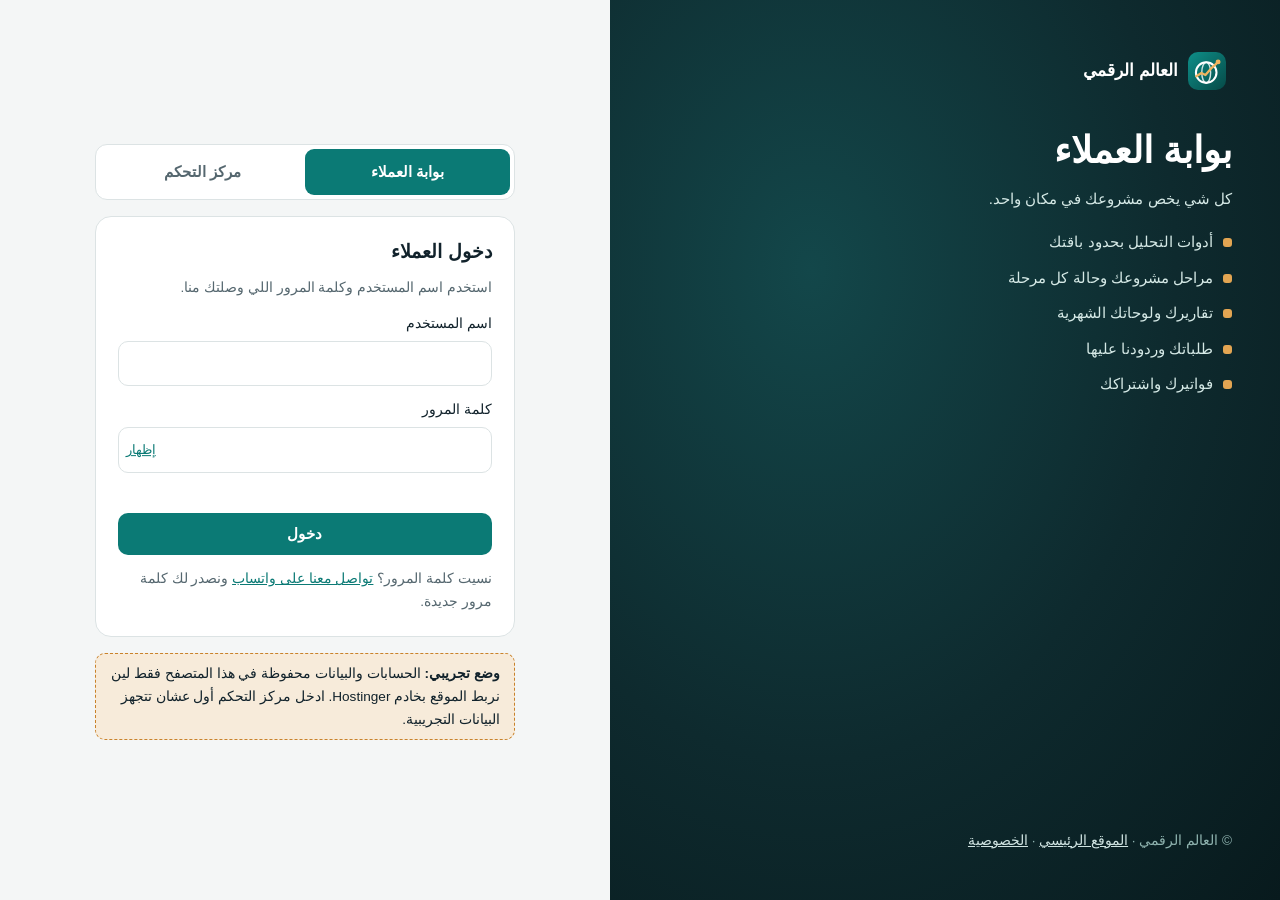
<file: login.html>
<!doctype html>
<html lang="ar" dir="rtl">
<head>
<meta charset="utf-8">
<meta name="viewport" content="width=device-width,initial-scale=1">
<title>تسجيل الدخول | العالم الرقمي</title>
<meta name="description" content="دخول مركز التحكم وبوابة العملاء في العالم الرقمي.">
<meta name="robots" content="noindex">
<meta http-equiv="Content-Security-Policy" content="default-src 'self'; base-uri 'self'; object-src 'none'; frame-src 'none'; script-src 'self'; style-src 'self' 'unsafe-inline' https://fonts.googleapis.com; font-src 'self' https://fonts.gstatic.com; img-src 'self' data: blob:; connect-src 'self'; form-action 'self'; upgrade-insecure-requests">
<meta name="referrer" content="no-referrer">
<link rel="icon" type="image/svg+xml" href="assets/brand/favicon.svg">
<link rel="preconnect" href="https://fonts.googleapis.com">
<link rel="stylesheet" href="https://fonts.googleapis.com/css2?family=IBM+Plex+Sans+Arabic:wght@400;500;600&family=Readex+Pro:wght@500;600;700&family=IBM+Plex+Mono:wght@500&display=swap">
<link rel="stylesheet" href="assets/da.css?v=9">
</head>
<body>
<div class="auth">
  <aside class="auth-side">
    <div>
      <a class="brand" href="./" style="color:#fff">
        <span class="mark" aria-hidden="true"><svg viewBox="0 0 48 48" fill="none" stroke-linecap="round" stroke-linejoin="round"><circle cx="23" cy="26" r="13" stroke="#fff" stroke-width="2.6"/><ellipse cx="23" cy="26" rx="5.6" ry="13" stroke="#fff" stroke-width="1.8" opacity=".8"/><path d="M10.5 30.5 17 26.5l5 2.5 8-9 7.5-7" stroke="#F0B45F" stroke-width="3"/><circle cx="38" cy="12.5" r="3.1" fill="#F0B45F" stroke="none"/></svg></span>
        العالم الرقمي
      </a>
      <h1 id="side-title">بوابة العملاء</h1>
      <p id="side-lead" style="margin-top:10px;max-width:30em">كل شي يخص مشروعك في مكان واحد.</p>
      <ul id="side-list"></ul>
    </div>
    <p class="small" style="color:#8FB3AF">© العالم الرقمي · <a href="./" style="color:#CFE3E1">الموقع الرئيسي</a> · <a href="./#privacy" style="color:#CFE3E1">الخصوصية</a></p>
  </aside>

  <main class="auth-main">
    <div class="auth-box">
      <div class="seg" role="group" aria-label="نوع الدخول">
        <button type="button" data-role="client" aria-pressed="true">بوابة العملاء</button>
        <button type="button" data-role="owner" aria-pressed="false">مركز التحكم</button>
      </div>

      <form id="login" novalidate>
        <h2 id="form-title">دخول العملاء</h2>
        <p class="muted small" id="form-lead">استخدم اسم المستخدم وكلمة المرور اللي وصلتك منا.</p>
        <label>اسم المستخدم<input id="u" autocomplete="username" dir="ltr" style="text-align:right" required></label>
        <label>كلمة المرور<span class="pw"><input id="p" type="password" autocomplete="current-password" dir="ltr" style="text-align:right" required><button type="button" class="link" id="show">إظهار</button></span></label>
        <p class="err" id="err" role="alert"></p>
        <button class="btn" type="submit" id="go">دخول</button>
        <p class="small muted" id="help">نسيت كلمة المرور؟ <a id="wa" href="#" target="_blank" rel="noopener noreferrer">تواصل معنا على واتساب</a> ونصدر لك كلمة مرور جديدة.</p>
      </form>

      <form id="setup" novalidate hidden>
        <h2>إعداد مركز التحكم لأول مرة</h2>
        <p class="muted small">أنشئ حساب المالك. هذا الحساب يدير العملاء والباقات والفواتير.</p>
        <label>اسمك<input id="s-name" autocomplete="name" required></label>
        <label>اسم المستخدم (إنجليزي)<input id="s-u" autocomplete="username" dir="ltr" style="text-align:right" required></label>
        <label>كلمة المرور (8 أحرف على الأقل، حرف ورقم)<input id="s-p" type="password" autocomplete="new-password" dir="ltr" style="text-align:right" required></label>
        <label>تأكيد كلمة المرور<input id="s-p2" type="password" autocomplete="new-password" dir="ltr" style="text-align:right" required></label>
        <p class="err" id="s-err" role="alert"></p>
        <button class="btn" type="submit">إنشاء الحساب والدخول</button>
      </form>

      <p class="demo-bar" id="demo-note" hidden></p>
    </div>
  </main>
</div>
<script src="assets/api.js?v=9"></script>
<script src="assets/login.js?v=9"></script>
</body>
</html>
</file>
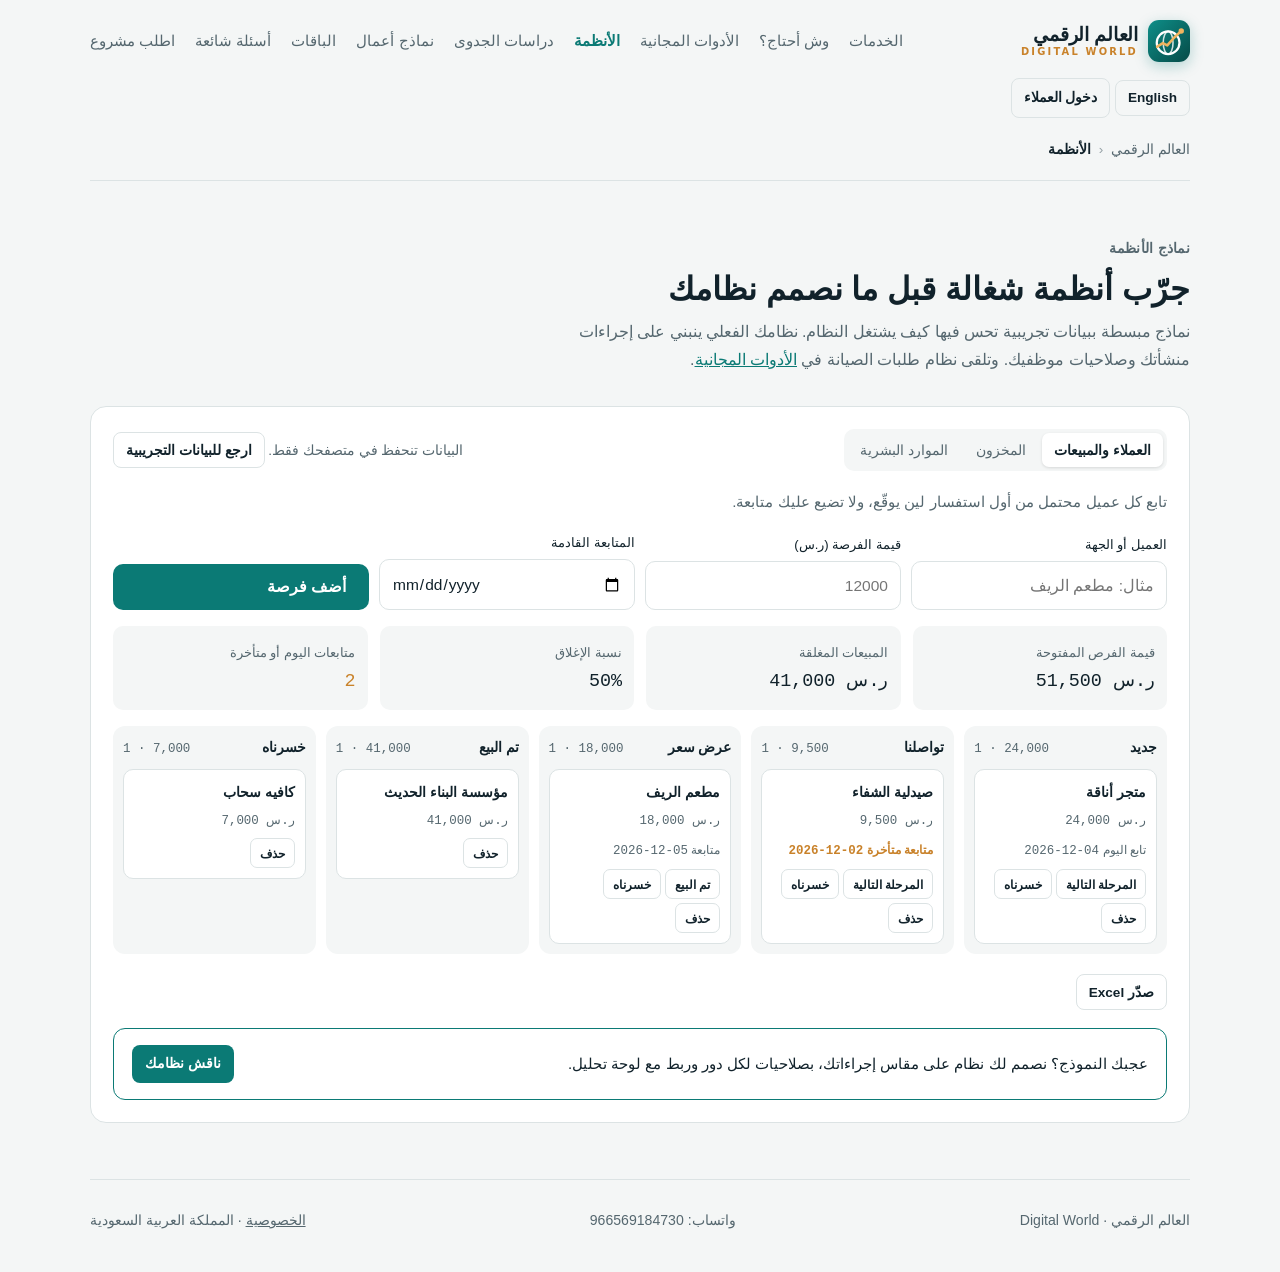
<file: systems.html>
<!doctype html><html lang="ar" dir="rtl"><head><meta charset="utf-8"><meta name="description" content="جرّب أنظمة شغالة قبل ما نصمم نظامك: العملاء والمبيعات، المخزون، والموارد البشرية. نماذج مبسطة ببيانات تجريبية تشتغل في متصفحك."><meta property="og:title" content="نماذج الأنظمة | العالم الرقمي"><meta property="og:description" content="جرّب أنظمة شغالة قبل ما نصمم نظامك: العملاء والمبيعات، المخزون، والموارد البشرية. نماذج مبسطة ببيانات تجريبية تشتغل في متصفحك."><meta property="og:type" content="website"><link rel="icon" type="image/svg+xml" href="assets/brand/favicon.svg"><meta name=viewport content="width=device-width,initial-scale=1,viewport-fit=cover"><style>:root{color-scheme:light;box-sizing:border-box;padding-top:env(safe-area-inset-top,0px);padding-bottom:env(safe-area-inset-bottom,0px)}html{scroll-padding-top:env(safe-area-inset-top,0px)}body{margin:0;padding:0;font:14px -apple-system,BlinkMacSystemFont,sans-serif;background:#fff;color:#000}img{max-width:100%}[hidden]:not([hidden=until-found i]){display:none!important}.skip{position:absolute;inset-inline-start:8px;top:-60px;background:#0B7A75;color:#fff;padding:10px 14px;border-radius:8px;z-index:100;text-decoration:none}.skip:focus{top:8px}</style>
<title>نماذج الأنظمة | العالم الرقمي</title>
<meta http-equiv="Content-Security-Policy" content="default-src 'self'; base-uri 'self'; object-src 'none'; frame-src 'none'; script-src 'self'; style-src 'self' 'unsafe-inline' https://fonts.googleapis.com; font-src 'self' https://fonts.gstatic.com; img-src 'self' data: blob: https://server.arcgisonline.com https://*.tile.openstreetmap.org; connect-src 'self'; form-action 'self'; upgrade-insecure-requests">
<meta name="referrer" content="strict-origin-when-cross-origin">
<meta name="theme-color" content="#0B7A75">
<link rel="canonical" href="https://algilani2008.github.io/Digital-Analyst/systems.html">
<link rel="alternate" hreflang="ar-SA" href="https://algilani2008.github.io/Digital-Analyst/systems.html">
<link rel="alternate" hreflang="en" href="https://algilani2008.github.io/Digital-Analyst/systems.html?lang=en">
<link rel="alternate" hreflang="x-default" href="https://algilani2008.github.io/Digital-Analyst/systems.html">
<meta property="og:url" content="https://algilani2008.github.io/Digital-Analyst/systems.html">
<meta property="og:locale" content="ar_SA">
<meta property="og:locale:alternate" content="en_US">
<meta property="og:image" content="https://algilani2008.github.io/Digital-Analyst/assets/img/hero-ad.jpg">
<meta name="twitter:card" content="summary_large_image">
<link rel="preconnect" href="https://fonts.googleapis.com">
<link rel="preconnect" href="https://fonts.gstatic.com" crossorigin>
<link rel="stylesheet" href="https://fonts.googleapis.com/css2?family=IBM+Plex+Sans+Arabic:wght@400;500;600&family=IBM+Plex+Sans:wght@400;500;600&family=Readex+Pro:wght@500;600;700&family=IBM+Plex+Mono:wght@500&display=swap">
<link rel="stylesheet" href="assets/site.css?v=10">
</head><body>
<a class="skip" href="#systems">تخطَّ إلى المحتوى</a>
<div class="wrap" dir="rtl" lang="ar">
  <nav class="top" aria-label="التنقل الرئيسي">
    <a class="brand" href="index.html#top">
      <span class="mark" aria-hidden="true"><svg viewBox="0 0 48 48" fill="none" stroke-linecap="round" stroke-linejoin="round"><circle cx="23" cy="26" r="13" stroke="#fff" stroke-width="2.6"/><ellipse cx="23" cy="26" rx="5.6" ry="13" stroke="#fff" stroke-width="1.8" opacity=".8"/><path d="M10.5 30.5 17 26.5l5 2.5 8-9 7.5-7" stroke="#F0B45F" stroke-width="3"/><circle cx="38" cy="12.5" r="3.1" fill="#F0B45F" stroke="none"/></svg></span>
      <span class="wm"><b>العالم الرقمي</b><small lang="en" dir="ltr">Digital World</small></span>
    </a>
    <ul>
      <li><a href="index.html#services">الخدمات</a></li>
      <li><a href="index.html#discover">وش أحتاج؟</a></li>
      <li><a href="tools.html">الأدوات المجانية</a></li>
      <li><a href="systems.html" aria-current="page">الأنظمة</a></li>
      <li><a href="feasibility.html">دراسات الجدوى</a></li>
      <li><a href="index.html#work">نماذج أعمال</a></li>
      <li><a href="index.html#packages">الباقات</a></li>
      <li><a href="index.html#faq">أسئلة شائعة</a></li>
      <li><a href="index.html#contact">اطلب مشروع</a></li>
    </ul>
    <span class="nav-end"><button type="button" class="btn btn-ghost btn-sm lang-btn" data-lang-toggle>English</button>
    <a class="btn btn-ghost btn-sm" href="login.html" style="min-height:40px">دخول العملاء</a></span>
  </nav>
<h1 class="vh">جرّب أنظمة شغالة قبل ما نصمم نظامك</h1>
<p class="crumb"><a href="index.html">العالم الرقمي</a><span aria-hidden="true">‹</span><b>الأنظمة</b></p>
  <section class="block" id="systems">
    <div class="sec-head">
      <p class="eyebrow">نماذج الأنظمة</p>
      <h2>جرّب أنظمة شغالة قبل ما نصمم نظامك</h2>
      <p>نماذج مبسطة ببيانات تجريبية تحس فيها كيف يشتغل النظام. نظامك الفعلي ينبني على إجراءات منشأتك وصلاحيات موظفيك. وتلقى نظام طلبات الصيانة في <a href="tools.html?tool=maint">الأدوات المجانية</a>.</p>
    </div>
    <div class="tool-wrap">
      <div class="tool-top">
        <div class="tabs" role="group" aria-label="اختيار النظام">
          <button type="button" aria-pressed="true" data-s="crm">العملاء والمبيعات</button>
          <button type="button" aria-pressed="false" data-s="inv">المخزون</button>
          <button type="button" aria-pressed="false" data-s="hr">الموارد البشرية</button>
        </div>
        <p class="sys-note">البيانات تنحفظ في متصفحك فقط. <button type="button" class="btn btn-ghost btn-sm" id="sys-reset">ارجع للبيانات التجريبية</button></p>
      </div>

      <div class="sys" id="s-crm">
        <p class="tool-intro">تابع كل عميل محتمل من أول استفسار لين يوقّع، ولا تضيع عليك متابعة.</p>
        <form class="sform" id="crm-form" novalidate>
          <div class="field"><label for="crm-name">العميل أو الجهة</label><input id="crm-name" maxlength="80" placeholder="مثال: مطعم الريف"></div>
          <div class="field"><label for="crm-val">قيمة الفرصة (ر.س)</label><input id="crm-val" type="number" min="0" step="100" placeholder="12000"></div>
          <div class="field"><label for="crm-next">المتابعة القادمة</label><input id="crm-next" type="date"></div>
          <button class="btn btn-primary" type="submit">أضف فرصة</button>
        </form>
        <div id="crm-err" class="msg" hidden></div>
        <div class="res-kpis" id="crm-kpis"></div>
        <div class="board-wrap"><div class="board" id="crm-board"></div></div>
        <div class="res-actions"><button type="button" class="btn btn-ghost btn-sm" data-sx="crm">صدّر Excel</button><span class="status" id="sx-crm" aria-live="polite"></span></div>
      </div>

      <div class="sys" id="s-inv" hidden>
        <p class="tool-intro">سجّل الوارد والمنصرف، ويقولك النظام وش الأصناف اللي قربت تخلص قبل ما تخلص.</p>
        <form class="sform" id="inv-form" novalidate>
          <div class="field"><label for="inv-name">الصنف</label><input id="inv-name" maxlength="80" placeholder="مثال: أكواب ورق 12 أونص"></div>
          <div class="field"><label for="inv-qty">الكمية الحالية</label><input id="inv-qty" type="number" min="0" placeholder="200"></div>
          <div class="field"><label for="inv-min">حد إعادة الطلب</label><input id="inv-min" type="number" min="0" placeholder="50"></div>
          <div class="field"><label for="inv-cost">تكلفة الوحدة (ر.س)</label><input id="inv-cost" type="number" min="0" step="0.01" placeholder="0.35"></div>
          <button class="btn btn-primary" type="submit">أضف صنف</button>
        </form>
        <div id="inv-err" class="msg" hidden></div>
        <div class="res-kpis" id="inv-kpis"></div>
        <div class="tbl-wrap"><table class="data"><thead><tr><th>الصنف</th><th>الكمية</th><th>حد الطلب</th><th>القيمة</th><th>الحالة</th><th>حركة</th></tr></thead><tbody id="inv-body"></tbody></table></div>
        <div><p class="card-t">آخر الحركات</p><ul class="insights" id="inv-log"></ul></div>
        <div class="res-actions"><button type="button" class="btn btn-ghost btn-sm" data-sx="inv">صدّر Excel</button><span class="status" id="sx-inv" aria-live="polite"></span></div>
      </div>

      <div class="sys" id="s-hr" hidden>
        <p class="tool-intro">ملفات الموظفين، طلبات الإجازة، والموافقة عليها مع خصم الرصيد تلقائياً.</p>
        <form class="sform" id="hr-form" novalidate>
          <div class="field"><label for="hr-emp">الموظف</label><select id="hr-emp"></select></div>
          <div class="field"><label for="hr-from">من تاريخ</label><input id="hr-from" type="date"></div>
          <div class="field"><label for="hr-days">عدد الأيام</label><input id="hr-days" type="number" min="1" max="60" placeholder="3"></div>
          <button class="btn btn-primary" type="submit">قدّم طلب إجازة</button>
        </form>
        <div id="hr-err" class="msg" hidden></div>
        <div class="res-kpis" id="hr-kpis"></div>
        <div class="grid2">
          <div><p class="card-t">طلبات الإجازة</p><div class="reqs" id="hr-reqs"></div></div>
          <div><p class="card-t">الموظفين</p><div class="tbl-wrap"><table class="data"><thead><tr><th>الاسم</th><th>القسم</th><th>رصيد الإجازة</th></tr></thead><tbody id="hr-emps"></tbody></table></div>
            <form class="sform" id="hr-add" novalidate style="margin-top:12px">
              <div class="field"><label for="hr-nm">موظف جديد</label><input id="hr-nm" maxlength="60" placeholder="الاسم"></div>
              <div class="field"><label for="hr-dp">القسم</label><input id="hr-dp" maxlength="40" placeholder="المبيعات"></div>
              <button class="btn btn-ghost" type="submit">أضف</button>
            </form>
          </div>
        </div>
        <div class="res-actions"><button type="button" class="btn btn-ghost btn-sm" data-sx="hr">صدّر Excel</button><span class="status" id="sx-hr" aria-live="polite"></span></div>
      </div>

      <div class="upsell"><p>عجبك النموذج؟ نصمم لك نظام على مقاس إجراءاتك، بصلاحيات لكل دور وربط مع لوحة تحليل.</p><a class="btn btn-primary btn-sm" href="index.html?pkg=%D8%AA%D8%AD%D9%84%D9%8A%D9%84%20%D9%88%D8%AA%D8%B5%D9%85%D9%8A%D9%85%20%D9%86%D8%B8%D8%A7%D9%85#contact">ناقش نظامك</a></div>
    </div>
  </section>
  <footer>
    <span>العالم الرقمي · Digital World</span>
    <span id="foot-reach"></span>
    <span><a href="index.html#privacy">الخصوصية</a> · المملكة العربية السعودية</span>
  </footer>
</div>

<script src="assets/vendor/xlsx-0.20.3.full.min.js"></script>
<script src="assets/i18n.js?v=10"></script>
<script src="assets/api.js?v=10"></script>
<script src="assets/site-footer.js?v=10"></script>
<script src="assets/site-systems.js?v=10"></script>
</body></html>
</file>
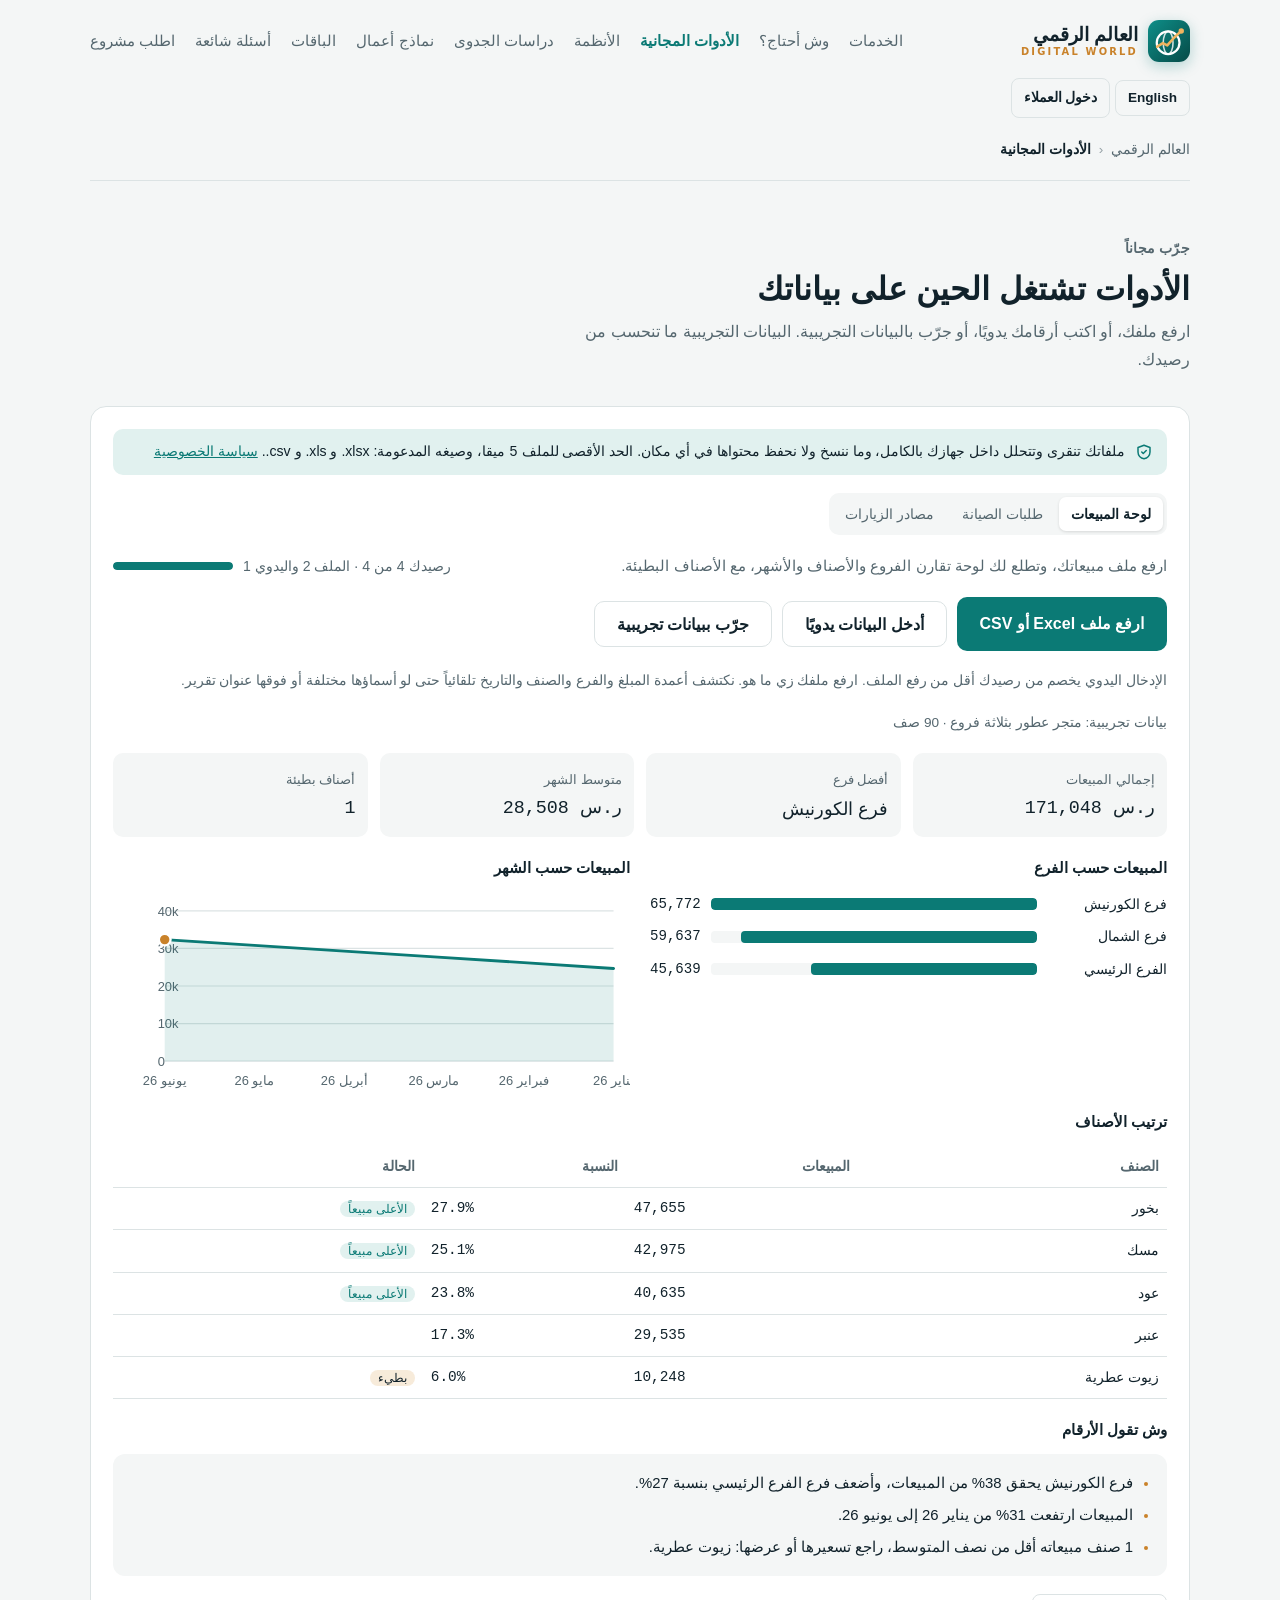
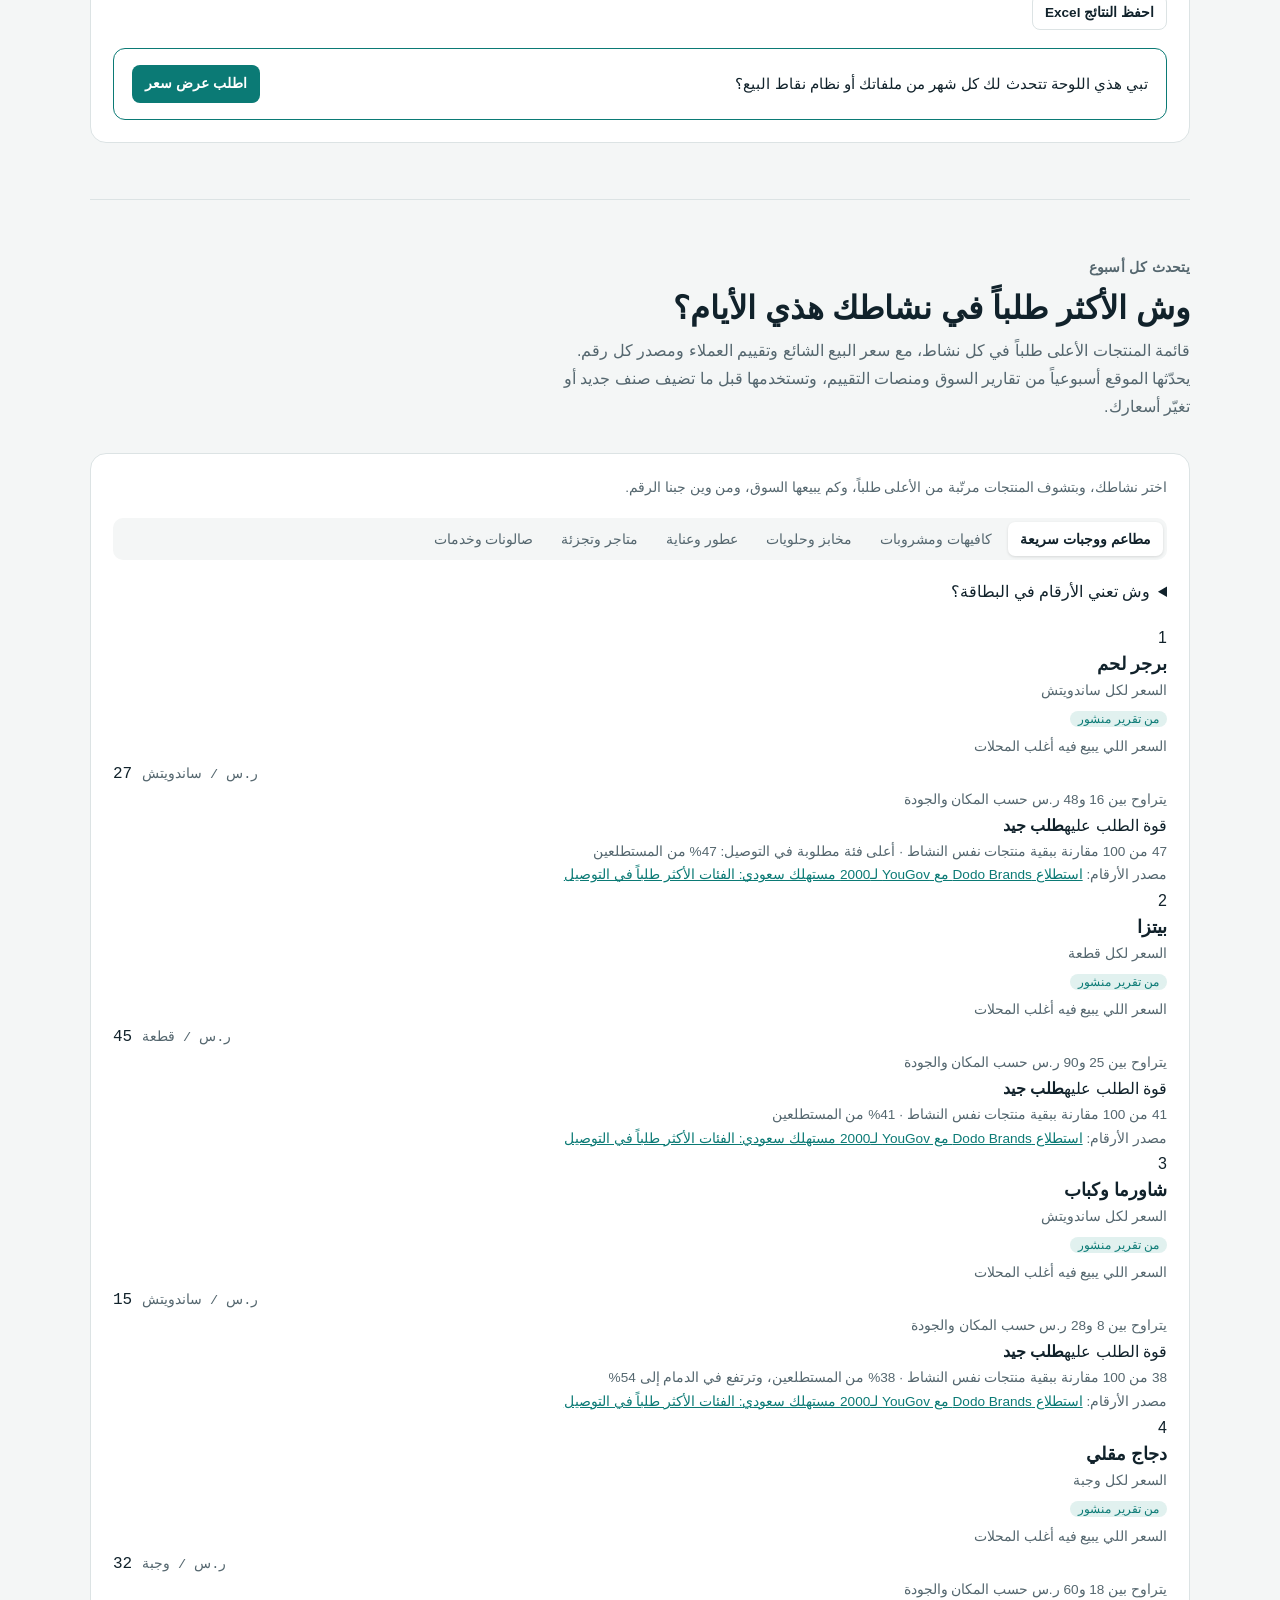
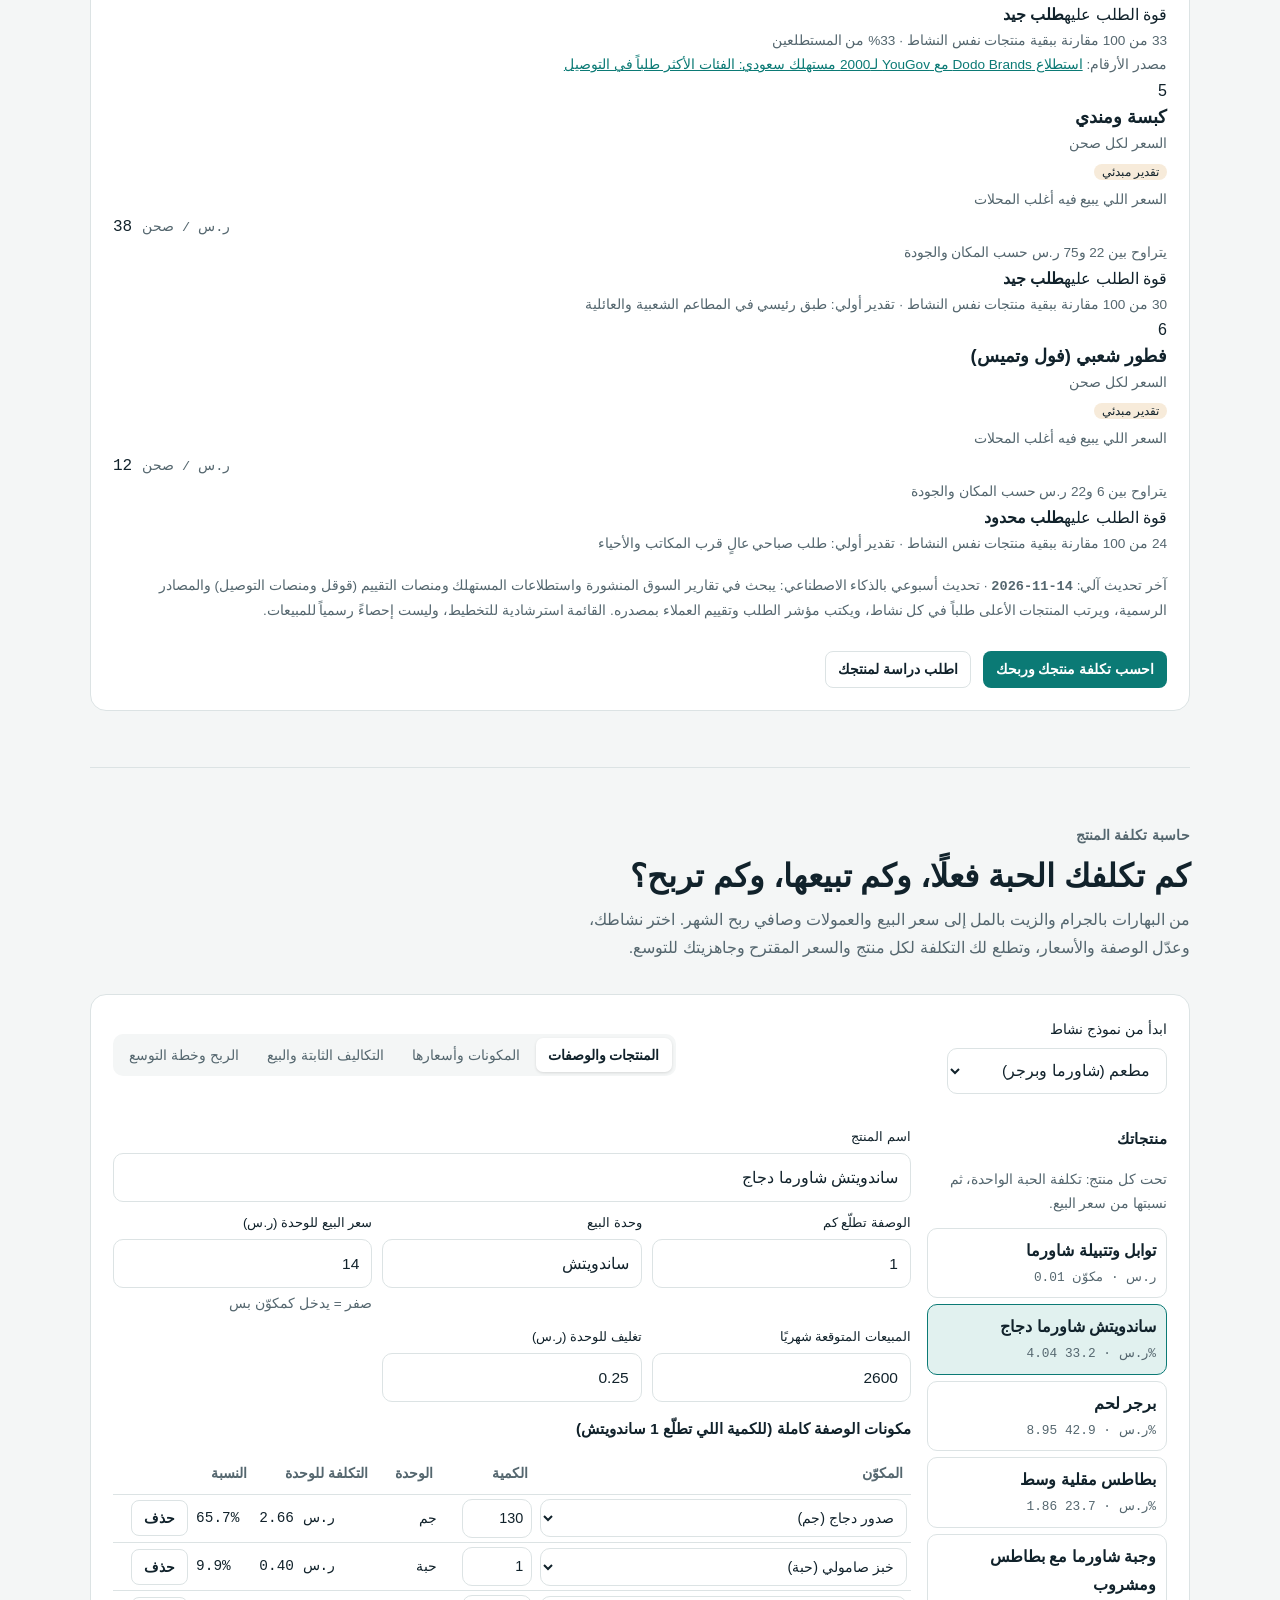
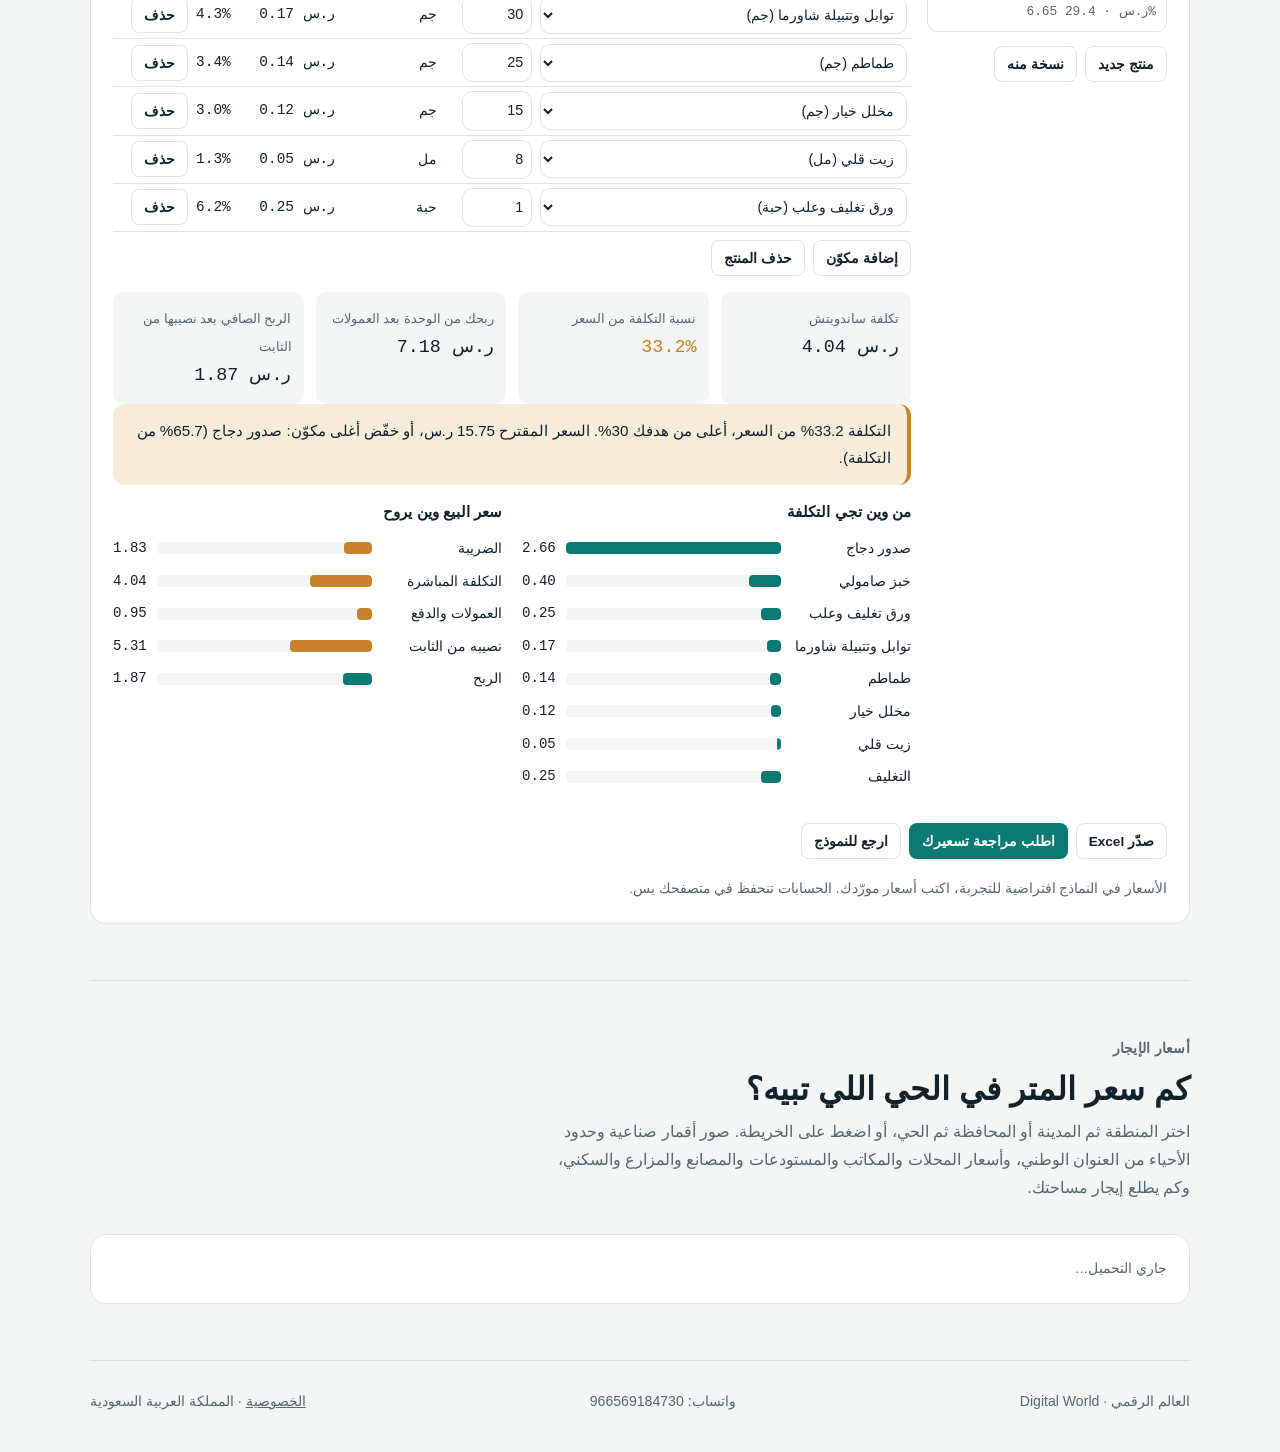
<file: tools.html>
<!doctype html><html lang="ar" dir="rtl"><head><meta charset="utf-8"><meta name="description" content="جرّب أدوات العالم الرقمي مجاناً على بياناتك: لوحة مبيعات، طلبات صيانة، مصادر زيارات، الأعلى طلباً، حاسبة تكلفة المنتج، وأسعار الإيجار."><meta property="og:title" content="الأدوات المجانية | العالم الرقمي"><meta property="og:description" content="جرّب أدوات العالم الرقمي مجاناً على بياناتك: لوحة مبيعات، طلبات صيانة، مصادر زيارات، الأعلى طلباً، حاسبة تكلفة المنتج، وأسعار الإيجار."><meta property="og:type" content="website"><link rel="icon" type="image/svg+xml" href="assets/brand/favicon.svg"><meta name=viewport content="width=device-width,initial-scale=1,viewport-fit=cover"><style>:root{color-scheme:light;box-sizing:border-box;padding-top:env(safe-area-inset-top,0px);padding-bottom:env(safe-area-inset-bottom,0px)}html{scroll-padding-top:env(safe-area-inset-top,0px)}body{margin:0;padding:0;font:14px -apple-system,BlinkMacSystemFont,sans-serif;background:#fff;color:#000}img{max-width:100%}[hidden]:not([hidden=until-found i]){display:none!important}.skip{position:absolute;inset-inline-start:8px;top:-60px;background:#0B7A75;color:#fff;padding:10px 14px;border-radius:8px;z-index:100;text-decoration:none}.skip:focus{top:8px}</style>
<title>الأدوات المجانية | العالم الرقمي</title>
<meta http-equiv="Content-Security-Policy" content="default-src 'self'; base-uri 'self'; object-src 'none'; frame-src 'none'; script-src 'self'; style-src 'self' 'unsafe-inline' https://fonts.googleapis.com; font-src 'self' https://fonts.gstatic.com; img-src 'self' data: blob: https://server.arcgisonline.com https://*.tile.openstreetmap.org; connect-src 'self'; form-action 'self'; upgrade-insecure-requests">
<meta name="referrer" content="strict-origin-when-cross-origin">
<meta name="theme-color" content="#0B7A75">
<link rel="canonical" href="https://algilani2008.github.io/Digital-Analyst/tools.html">
<link rel="alternate" hreflang="ar-SA" href="https://algilani2008.github.io/Digital-Analyst/tools.html">
<link rel="alternate" hreflang="en" href="https://algilani2008.github.io/Digital-Analyst/tools.html?lang=en">
<link rel="alternate" hreflang="x-default" href="https://algilani2008.github.io/Digital-Analyst/tools.html">
<meta property="og:url" content="https://algilani2008.github.io/Digital-Analyst/tools.html">
<meta property="og:locale" content="ar_SA">
<meta property="og:locale:alternate" content="en_US">
<meta property="og:image" content="https://algilani2008.github.io/Digital-Analyst/assets/img/hero-ad.jpg">
<meta name="twitter:card" content="summary_large_image">
<link rel="preconnect" href="https://fonts.googleapis.com">
<link rel="preconnect" href="https://fonts.gstatic.com" crossorigin>
<link rel="stylesheet" href="https://fonts.googleapis.com/css2?family=IBM+Plex+Sans+Arabic:wght@400;500;600&family=IBM+Plex+Sans:wght@400;500;600&family=Readex+Pro:wght@500;600;700&family=IBM+Plex+Mono:wght@500&display=swap">
<link rel="stylesheet" href="assets/site.css?v=10">
</head><body>
<a class="skip" href="#tools">تخطَّ إلى المحتوى</a>
<div class="wrap" dir="rtl" lang="ar">
  <nav class="top" aria-label="التنقل الرئيسي">
    <a class="brand" href="index.html#top">
      <span class="mark" aria-hidden="true"><svg viewBox="0 0 48 48" fill="none" stroke-linecap="round" stroke-linejoin="round"><circle cx="23" cy="26" r="13" stroke="#fff" stroke-width="2.6"/><ellipse cx="23" cy="26" rx="5.6" ry="13" stroke="#fff" stroke-width="1.8" opacity=".8"/><path d="M10.5 30.5 17 26.5l5 2.5 8-9 7.5-7" stroke="#F0B45F" stroke-width="3"/><circle cx="38" cy="12.5" r="3.1" fill="#F0B45F" stroke="none"/></svg></span>
      <span class="wm"><b>العالم الرقمي</b><small lang="en" dir="ltr">Digital World</small></span>
    </a>
    <ul>
      <li><a href="index.html#services">الخدمات</a></li>
      <li><a href="index.html#discover">وش أحتاج؟</a></li>
      <li><a href="tools.html" aria-current="page">الأدوات المجانية</a></li>
      <li><a href="systems.html">الأنظمة</a></li>
      <li><a href="feasibility.html">دراسات الجدوى</a></li>
      <li><a href="index.html#work">نماذج أعمال</a></li>
      <li><a href="index.html#packages">الباقات</a></li>
      <li><a href="index.html#faq">أسئلة شائعة</a></li>
      <li><a href="index.html#contact">اطلب مشروع</a></li>
    </ul>
    <span class="nav-end"><button type="button" class="btn btn-ghost btn-sm lang-btn" data-lang-toggle>English</button>
    <a class="btn btn-ghost btn-sm" href="login.html" style="min-height:40px">دخول العملاء</a></span>
  </nav>
<h1 class="vh">الأدوات المجانية: جرّبها الحين على بياناتك</h1>
<p class="crumb"><a href="index.html">العالم الرقمي</a><span aria-hidden="true">‹</span><b>الأدوات المجانية</b></p>
  <section class="block" id="tools">
    <div class="sec-head">
      <p class="eyebrow">جرّب مجاناً</p>
      <h2>الأدوات تشتغل الحين على بياناتك</h2>
      <p>ارفع ملفك، أو اكتب أرقامك يدويًا، أو جرّب بالبيانات التجريبية. البيانات التجريبية ما تنحسب من رصيدك.</p>
    </div>
    <div class="tool-wrap">
      <p class="safe"><svg viewBox="0 0 24 24" fill="none" stroke="currentColor" stroke-width="2" stroke-linecap="round" stroke-linejoin="round" aria-hidden="true"><path d="M12 3l8 3v6c0 4.5-3.4 8.3-8 9-4.6-.7-8-4.5-8-9V6z"/><path d="M9 12l2 2 4-4"/></svg><span>ملفاتك تنقرى وتتحلل داخل جهازك بالكامل، وما ننسخ ولا نحفظ محتواها في أي مكان. الحد الأقصى للملف <span class="num">5</span> ميقا، وصيغه المدعومة: ‎.xlsx و ‎.xls و ‎.csv. <a href="index.html#privacy">سياسة الخصوصية</a></span></p>
      <div class="tool-top">
        <div class="tabs" role="group" aria-label="اختيار الأداة">
          <button type="button" id="tt-sales" aria-pressed="true" data-t="sales">لوحة المبيعات</button>
          <button type="button" id="tt-maint" aria-pressed="false" data-t="maint">طلبات الصيانة</button>
          <button type="button" id="tt-traffic" aria-pressed="false" data-t="traffic">مصادر الزيارات</button>
        </div>
      </div>

      <div class="tool" id="t-sales">
        <div class="tool-top">
          <p class="tool-intro">ارفع ملف مبيعاتك، وتطلع لك لوحة تقارن الفروع والأصناف والأشهر، مع الأصناف البطيئة.</p>
          <div class="meter" id="m-sales"><span class="mt"></span><span class="meter-bar"><i></i></span></div>
        </div>
        <div class="toolbar">
          <span class="btn btn-primary file-btn">ارفع ملف Excel أو CSV<input type="file" id="f-sales" accept=".xlsx,.xls,.csv" aria-label="رفع ملف المبيعات"></span>
          <button type="button" class="btn btn-ghost" data-manual="sales">أدخل البيانات يدويًا</button>
          <button type="button" class="btn btn-ghost" id="demo-sales">جرّب ببيانات تجريبية</button>
        </div>
        <p class="fmt">الإدخال اليدوي يخصم من رصيدك أقل من رفع الملف. ارفع ملفك زي ما هو. نكتشف أعمدة المبلغ والفرع والصنف والتاريخ تلقائياً حتى لو أسماؤها مختلفة أو فوقها عنوان تقرير.</p>
        <div class="locked" id="lock-sales" hidden><span>خلص رصيد التحليلات المجانية. اطلب باقة النمو عشان تكمل بدون حدود.</span><a class="btn btn-primary btn-sm" href="index.html?pkg=%D8%AA%D8%AD%D9%84%D9%8A%D9%84%20%D8%A8%D9%8A%D8%A7%D9%86%D8%A7%D8%AA%20%D9%88%D9%84%D9%88%D8%AD%D8%A9%20%D9%85%D8%B9%D9%84%D9%88%D9%85%D8%A7%D8%AA#contact">اطلب الباقة</a></div>
        <div class="manual" id="man-sales" hidden></div>
        <div id="err-sales" class="msg" hidden></div>
        <div id="out-sales"></div>
      </div>

      <div class="tool" id="t-maint" hidden>
        <div class="tool-top">
          <p class="tool-intro">سجّل طلبات الصيانة، وحدد المسؤول والأولوية، وتابع حالتها. الطلب المفتوح أكثر من ٤٨ ساعة ينعلّم متأخر. <span class="mode" id="m-mode"></span></p>
          <div class="meter" id="m-maint"><span class="mt"></span><span class="meter-bar"><i></i></span></div>
        </div>
        <form class="mform" id="mform" novalidate>
          <div class="field"><label for="m-title">وصف المشكلة</label><input id="m-title" placeholder="مثال: تسريب مكيف"></div>
          <div class="field"><label for="m-loc">الموقع</label><input id="m-loc" placeholder="مثال: الدور الثاني"></div>
          <div class="field"><label for="m-pr">الأولوية</label><select id="m-pr"><option value="high">عالية</option><option value="mid" selected>متوسطة</option><option value="low">منخفضة</option></select></div>
          <div class="field"><label for="m-who">المسؤول</label><input id="m-who" placeholder="مثال: الفني خالد"></div>
          <button class="btn btn-primary" type="submit">أضف الطلب</button>
        </form>
        <div id="err-maint" class="msg" hidden></div>
        <div class="locked" id="lock-maint" hidden><span>وصلت لحد الطلبات المجانية. اطلب الباقة المتكاملة عشان يصير لك نظام كامل لمنشأتك.</span><a class="btn btn-primary btn-sm" href="index.html?pkg=%D8%AA%D8%AD%D9%84%D9%8A%D9%84%20%D9%88%D8%AA%D8%B5%D9%85%D9%8A%D9%85%20%D9%86%D8%B8%D8%A7%D9%85#contact">اطلب الباقة</a></div>
        <div class="toolbar" style="justify-content:space-between"><div class="counts" id="m-counts"></div><button type="button" class="btn btn-ghost btn-sm" id="m-export">صدّر الطلبات Excel</button></div>
        <div class="reqs" id="m-list"></div>
        <div class="upsell"><p>تبي هذا النظام لمنشأتك بحسابات للفنيين والمشرفين وتنبيهات للطلبات المتأخرة؟</p><a class="btn btn-primary btn-sm" href="index.html?pkg=%D8%AA%D8%AD%D9%84%D9%8A%D9%84%20%D9%88%D8%AA%D8%B5%D9%85%D9%8A%D9%85%20%D9%86%D8%B8%D8%A7%D9%85#contact">ناقش احتياجك</a></div>
      </div>

      <div class="tool" id="t-traffic" hidden>
        <div class="tool-top">
          <p class="tool-intro">ارفع تقرير الزيارات من Google Analytics أو من إعلاناتك، ونقولك أي قناة تجيب طلبات وأي قناة تصرف عليها بدون نتيجة.</p>
          <div class="meter" id="m-traffic"><span class="mt"></span><span class="meter-bar"><i></i></span></div>
        </div>
        <div class="toolbar">
          <span class="btn btn-primary file-btn">ارفع ملف Excel أو CSV<input type="file" id="f-traffic" accept=".xlsx,.xls,.csv" aria-label="رفع ملف الزيارات"></span>
          <button type="button" class="btn btn-ghost" data-manual="traffic">أدخل البيانات يدويًا</button>
          <button type="button" class="btn btn-ghost" id="demo-traffic">جرّب ببيانات تجريبية</button>
        </div>
        <p class="fmt">ارفع التقرير زي ما صدّرته من Google Analytics أو منصة الإعلانات. نكتشف أعمدة المصدر والزيارات والطلبات تلقائياً.</p>
        <div class="locked" id="lock-traffic" hidden><span>خلص رصيد التحليلات المجانية. اطلب باقة النمو للتقارير الشهرية.</span><a class="btn btn-primary btn-sm" href="index.html?pkg=%D9%85%D8%B4%D8%B1%D9%88%D8%B9%20%D9%85%D8%AA%D9%83%D8%A7%D9%85%D9%84#contact">اطلب الباقة</a></div>
        <div class="manual" id="man-traffic" hidden></div>
        <div id="err-traffic" class="msg" hidden></div>
        <div id="out-traffic"></div>
      </div>
    </div>
  </section>
  <section class="block" id="top-products-sec">
    <div class="sec-head">
      <p class="eyebrow">يتحدث كل أسبوع</p>
      <h2>وش الأكثر طلباً في نشاطك هذي الأيام؟</h2>
      <p>قائمة المنتجات الأعلى طلباً في كل نشاط، مع سعر البيع الشائع وتقييم العملاء ومصدر كل رقم. يحدّثها الموقع أسبوعياً من تقارير السوق ومنصات التقييم، وتستخدمها قبل ما تضيف صنف جديد أو تغيّر أسعارك.</p>
    </div>
    <div class="tool-wrap" id="top-products"><p class="fmt">جاري التحميل…</p></div>
  </section>
  <section class="block" id="costing">
    <div class="sec-head">
      <p class="eyebrow">حاسبة تكلفة المنتج</p>
      <h2>كم تكلفك الحبة فعلًا، وكم تبيعها، وكم تربح؟</h2>
      <p>من البهارات بالجرام والزيت بالمل إلى سعر البيع والعمولات وصافي ربح الشهر. اختر نشاطك، وعدّل الوصفة والأسعار، وتطلع لك التكلفة لكل منتج والسعر المقترح وجاهزيتك للتوسع.</p>
    </div>
    <div class="tool-wrap" id="costing-app"><noscript>الحاسبة تحتاج JavaScript.</noscript></div>
  </section>
  <section class="block" id="rent">
    <div class="sec-head">
      <p class="eyebrow">أسعار الإيجار</p>
      <h2>كم سعر المتر في الحي اللي تبيه؟</h2>
      <p>اختر المنطقة ثم المدينة أو المحافظة ثم الحي، أو اضغط على الخريطة. صور أقمار صناعية وحدود الأحياء من العنوان الوطني، وأسعار المحلات والمكاتب والمستودعات والمصانع والمزارع والسكني، وكم يطلع إيجار مساحتك.</p>
    </div>
    <div class="tool-wrap" id="rent-app"><p class="fmt">جاري التحميل…</p></div>
  </section>
  <footer>
    <span>العالم الرقمي · Digital World</span>
    <span id="foot-reach"></span>
    <span><a href="index.html#privacy">الخصوصية</a> · المملكة العربية السعودية</span>
  </footer>
</div>

<script src="assets/vendor/xlsx-0.20.3.full.min.js"></script>
<script src="assets/i18n.js?v=10"></script>
<script src="assets/api.js?v=10"></script>
<script src="assets/site-footer.js?v=10"></script>
<script src="assets/site-tools.js?v=10"></script>
<script src="assets/manual.js?v=10"></script>
<script src="assets/products.js?v=10"></script>
<script src="assets/costing.js?v=10"></script>
<script src="assets/rent.js?v=10"></script>
</body></html>
</file>
<file: assets/site.css>
/* Layout: right-aligned RTL column; hero pairs the pitch with a live KPI panel, sections stack below on a 1100px measure */
:root{
  --bg:#F4F6F6; --surface:#FFFFFF; --fg:#11222B; --muted:#55676F; --line:#DCE3E4;
  --accent:#0B7A75; --accent-soft:#E1F1EF; --data:#C9822A; --data-soft:#F7EBDA; --on-accent:#FFFFFF;
  --f-display:"Readex Pro","IBM Plex Sans Arabic",Tahoma,sans-serif;
  --f-body:"IBM Plex Sans Arabic",Tahoma,"Segoe UI",sans-serif;
  --f-data:"IBM Plex Mono",ui-monospace,Menlo,monospace;
}
@media (prefers-color-scheme:dark){:root:not([data-theme="light"]){
  --bg:#0D171C; --surface:#14222A; --fg:#E6EEF0; --muted:#9AAEB5; --line:#24363F;
  --accent:#3FB8B0; --accent-soft:#16332F; --data:#E3A552; --data-soft:#3A2C18; --on-accent:#06201E; color-scheme:dark}}
:root[data-theme="dark"]{
  --bg:#0D171C; --surface:#14222A; --fg:#E6EEF0; --muted:#9AAEB5; --line:#24363F;
  --accent:#3FB8B0; --accent-soft:#16332F; --data:#E3A552; --data-soft:#3A2C18; --on-accent:#06201E; color-scheme:dark}

*{box-sizing:border-box}
body{background:var(--bg);color:var(--fg);font-family:var(--f-body);font-size:16px;line-height:1.75;
  padding-left:max(16px,env(safe-area-inset-left,0px));padding-right:max(16px,env(safe-area-inset-right,0px))}
.wrap{max-width:1100px;margin-inline:auto}
h1,h2,h3{font-family:var(--f-display);text-wrap:balance;line-height:1.3;margin:0}
h1{font-size:clamp(2rem,5vw,3.1rem);font-weight:700}
h2{font-size:clamp(1.5rem,3vw,2rem);font-weight:600}
h3{font-size:1.15rem;font-weight:600}
p{margin:0}
a{color:var(--accent)}
:focus-visible{outline:2px solid var(--accent);outline-offset:3px;border-radius:6px}
.num{font-family:var(--f-data);font-variant-numeric:tabular-nums;direction:ltr;unicode-bidi:isolate}
.eyebrow{font-size:.85rem;color:var(--accent);font-weight:600;letter-spacing:.02em}

/* nav */
nav.top{display:flex;align-items:center;justify-content:space-between;gap:16px;padding-block:20px;flex-wrap:wrap}
.brand{display:flex;align-items:center;gap:10px;font-family:var(--f-display);font-weight:700;font-size:1.15rem;color:var(--fg);text-decoration:none}
.mark{width:42px;height:42px;border-radius:11px;background:linear-gradient(135deg,#0E8F89,#064A47);display:grid;place-items:center;box-shadow:0 4px 14px rgba(11,122,117,.28);flex:none}.mark svg{width:100%;height:100%}
.wm{display:flex;flex-direction:column;line-height:1.15}.wm b{font-weight:700;font-size:1.2rem;letter-spacing:-.01em}.wm small{font:600 .62rem/1.2 "IBM Plex Sans",system-ui,sans-serif;letter-spacing:.22em;text-transform:uppercase;color:var(--data)}
html[dir="ltr"] .wm small{display:none}
nav.top ul{display:flex;gap:20px;list-style:none;margin:0;padding:0;flex-wrap:wrap}
nav.top ul a{color:var(--muted);text-decoration:none;font-size:.95rem}
nav.top ul a:hover{color:var(--fg)}
nav.top ul a[aria-current="page"]{color:var(--accent);font-weight:600}
.vh{position:absolute;width:1px;height:1px;padding:0;margin:-1px;overflow:hidden;clip:rect(0,0,0,0);white-space:nowrap;border:0}
.crumb{display:flex;align-items:center;gap:8px;font-size:.85rem;color:var(--muted);margin-bottom:18px}
.crumb a{color:var(--muted);text-decoration:none}
.crumb a:hover{color:var(--accent)}
.crumb span[aria-hidden]{opacity:.6}
.crumb b{color:var(--fg);font-weight:600}
html[dir="ltr"] .crumb span[aria-hidden]{display:inline-block;transform:scaleX(-1)}

/* hero */
.hero{display:grid;grid-template-columns:1.05fr .95fr;gap:40px;align-items:center;padding-block:32px 56px}
.hero > *{min-width:0}
.hero .lead{color:var(--muted);font-size:1.12rem;max-width:34em;margin-top:16px}
.cta{display:flex;gap:12px;margin-top:28px;flex-wrap:wrap}
.btn{display:inline-flex;align-items:center;gap:8px;padding:12px 22px;border-radius:10px;font-weight:600;font-family:var(--f-body);font-size:1rem;text-decoration:none;cursor:pointer;border:1px solid transparent;min-height:46px}
.btn-primary{background:var(--accent);color:var(--on-accent)}
.btn-primary:hover{filter:brightness(1.08)}
.btn-ghost{border-color:var(--line);color:var(--fg);background:transparent}
.btn-ghost:hover{border-color:var(--accent)}

.panel{background:var(--surface);border:1px solid var(--line);border-radius:16px;padding:22px;box-shadow:0 12px 32px -18px rgba(11,40,45,.35)}
.panel-head{display:flex;justify-content:space-between;align-items:center;gap:12px;flex-wrap:wrap}
.tag{font-size:.75rem;color:var(--muted);border:1px dashed var(--line);border-radius:999px;padding:2px 10px}
.tabs{display:flex;gap:4px;background:var(--bg);border-radius:10px;padding:4px}
.tabs button{border:0;background:transparent;color:var(--muted);font-family:var(--f-body);font-size:.88rem;padding:6px 12px;border-radius:7px;cursor:pointer;min-height:34px}
.tabs button[aria-pressed="true"]{background:var(--surface);color:var(--fg);font-weight:600;box-shadow:0 1px 3px rgba(0,0,0,.12)}
.kpis{display:grid;grid-template-columns:repeat(3,1fr);gap:12px;margin-block:18px 6px}
.kpi .label{font-size:.8rem;color:var(--muted)}
.kpi .value{font-size:1.45rem;font-weight:500;display:block;text-align:right}
.delta{font-size:.78rem;font-weight:600;color:var(--accent);background:var(--accent-soft);border-radius:6px;padding:1px 7px;display:inline-block}
.chart{width:100%;height:auto;display:block;margin-top:8px}
.chart text{fill:var(--muted);font-family:var(--f-body);font-size:11px}

/* sections */
section.block{padding-block:56px;border-top:1px solid var(--line)}
.sec-head{display:flex;flex-direction:column;gap:8px;margin-bottom:32px;max-width:40em}
.sec-head p{color:var(--muted)}
.services{display:grid;grid-template-columns:repeat(auto-fit,minmax(230px,1fr));gap:20px}
.service{display:flex;flex-direction:column;gap:12px;padding:24px;border-radius:14px;background:var(--surface);border:1px solid var(--line)}
.service > *{min-width:0}
.service.featured{border:2px solid var(--accent)}

/* needs finder: questions on one side, the plan they produce on the other */
.finder{display:grid;grid-template-columns:1fr 1.05fr;gap:28px;align-items:start}
.finder > *{min-width:0}
.qs{display:flex;flex-direction:column;gap:22px}
.qs fieldset{border:0;margin:0;padding:0;display:flex;flex-direction:column;gap:10px;min-width:0}
.qs legend{font-weight:600;padding:0;margin-bottom:10px;display:flex;gap:10px;align-items:baseline}
.qs legend .n{font-family:var(--f-data);font-size:.8rem;color:var(--accent)}
.qs legend small{font-weight:400;color:var(--muted);font-size:.82rem}
.opts{display:flex;flex-wrap:wrap;gap:8px}
.opt{position:relative}
.opt input{position:absolute;opacity:0;inset:0;margin:0;cursor:pointer}
.opt span{display:inline-flex;align-items:center;min-height:40px;padding:6px 14px;border-radius:10px;border:1px solid var(--line);background:var(--surface);font-size:.92rem;cursor:pointer}
.opt input:checked + span{border-color:var(--accent);background:var(--accent-soft);color:var(--accent);font-weight:600}
.opt input:focus-visible + span{outline:2px solid var(--accent);outline-offset:2px}
.plan{position:sticky;top:calc(env(safe-area-inset-top,0px) + 16px);background:var(--surface);border:1px solid var(--line);border-radius:16px;padding:22px;display:flex;flex-direction:column;gap:16px;box-shadow:0 12px 32px -18px rgba(11,40,45,.35)}
.plan-head{display:flex;justify-content:space-between;gap:12px;align-items:center;flex-wrap:wrap}
.need{display:flex;flex-direction:column;gap:8px;padding-top:14px;border-top:1px solid var(--line)}
.need h4{margin:0;font-family:var(--f-display);font-size:1rem;font-weight:600}
.need ul{margin:0;padding-inline-start:18px;font-size:.92rem;color:var(--muted);display:flex;flex-direction:column;gap:3px}
.need ul li::marker{color:var(--data)}
.need .chips .chip{font-size:.82rem;padding:3px 10px}
.need .src{font-size:.85rem;color:var(--muted)}
.plan-sum{display:grid;grid-template-columns:auto 1fr;gap:6px 14px;font-size:.92rem;padding:14px;border-radius:12px;background:var(--bg)}
.plan-sum dt{color:var(--muted)}
.plan-sum dd{margin:0;font-weight:600}
@media (max-width:900px){.finder{grid-template-columns:1fr}.plan{position:static}}

/* systems demos */
.sys{display:flex;flex-direction:column;gap:16px}
.sys > *{min-width:0}
.sform{display:grid;grid-template-columns:repeat(auto-fit,minmax(140px,1fr));gap:10px;align-items:end}
.sform .field{gap:4px}
.sform label{font-size:.82rem}
.board-wrap{overflow-x:auto;padding-bottom:4px}
.board{display:grid;grid-template-columns:repeat(5,minmax(170px,1fr));gap:10px;min-width:880px}
.col{background:var(--bg);border-radius:12px;padding:10px;display:flex;flex-direction:column;gap:8px;min-width:0}
.col-h{display:flex;justify-content:space-between;align-items:baseline;gap:6px;font-size:.85rem;font-weight:600}
.col-h .num{font-size:.78rem;color:var(--muted);font-weight:500}
.card{background:var(--surface);border:1px solid var(--line);border-radius:10px;padding:10px;display:flex;flex-direction:column;gap:6px;font-size:.88rem}
.card .t{font-weight:600}
.card .meta{font-size:.78rem;color:var(--muted);display:flex;gap:8px;flex-wrap:wrap}
.card .acts{display:flex;gap:4px;flex-wrap:wrap}
.card .acts button{min-height:30px;padding:3px 9px;font-size:.78rem;border-radius:7px}
.stock-low{color:var(--data);font-weight:600}
.sys-note{font-size:.85rem;color:var(--muted)}
.qty{width:70px;min-height:36px;padding:4px 8px;font-size:.88rem}

/* feasibility */
.parts{display:grid;grid-template-columns:repeat(auto-fit,minmax(230px,1fr));gap:14px}
.part{display:flex;flex-direction:column;gap:8px;padding:18px;border-radius:14px;background:var(--surface);border:1px solid var(--line)}
.part > *{min-width:0}
.part .k{font-family:var(--f-data);font-size:.78rem;color:var(--data)}
.part p,.part li{color:var(--muted);font-size:.92rem}
.part ul{margin:0;padding-inline-start:18px;display:flex;flex-direction:column;gap:3px}
.sub-h{margin:36px 0 14px;font-size:1.2rem}
.ftypes{display:grid;grid-template-columns:repeat(3,1fr);gap:16px}
.ftype{display:flex;flex-direction:column;gap:10px;padding:22px;border-radius:14px;background:var(--surface);border:1px solid var(--line)}
.ftype > *{min-width:0}
.ftype.featured{border:2px solid var(--accent)}
.ftype .for{color:var(--muted);font-size:.93rem}
.ftype ul{margin:0;padding-inline-start:18px;font-size:.92rem;display:flex;flex-direction:column;gap:4px;flex:1}
.ftype .btn{justify-content:center}
.deliver{display:grid;grid-template-columns:repeat(auto-fit,minmax(200px,1fr));gap:12px}
.deliver div{padding:14px 16px;border-radius:12px;background:var(--accent-soft);font-size:.92rem}
.deliver b{display:block;margin-bottom:2px}
.calc{display:grid;grid-template-columns:1fr 1.15fr;gap:24px;align-items:start}
.calc > *{min-width:0}
.cin{display:flex;flex-direction:column;gap:16px}
.cgrid{display:grid;grid-template-columns:1fr 1fr;gap:10px}
.cgrid .field{gap:4px}
.cgrid label{font-size:.82rem}
.cgrp{font-size:.82rem;font-weight:600;color:var(--accent);margin-bottom:-4px}
.cout{display:flex;flex-direction:column;gap:16px}
.verdict{padding:14px 16px;border-radius:12px;font-size:.95rem;border-inline-start:4px solid var(--accent);background:var(--accent-soft)}
.verdict.bad{border-color:var(--data);background:var(--data-soft)}
.scen td:first-child{font-weight:600}
.cbox{border:1px solid var(--line);border-radius:12px;padding:0 14px;background:var(--surface)}
.cbox summary{cursor:pointer;font-weight:600;color:var(--accent);padding-block:12px;min-height:44px;display:flex;align-items:center}
.cbox[open] summary{margin-bottom:4px}
.cbox .cgrid{padding-bottom:14px}
.chk{display:flex;gap:8px;align-items:flex-start;font-size:.88rem;font-weight:500}
.chk input{width:auto;min-height:0;margin-top:6px}
.ex-tabs{display:flex;gap:8px;flex-wrap:wrap}
.ex-tabs button{border:1px solid var(--line);background:var(--surface);color:var(--fg);font:inherit;font-size:.9rem;padding:7px 14px;border-radius:10px;cursor:pointer;min-height:40px}
.ex-tabs button[aria-pressed="true"]{border-color:var(--accent);background:var(--accent-soft);color:var(--accent);font-weight:600}
.ex-panel{display:flex;flex-direction:column;gap:18px}
.ex-panel > *{min-width:0}
.ex-head{display:flex;flex-direction:column;gap:8px}
.ex-tags{display:flex;gap:8px;flex-wrap:wrap}
.ex-tags span{font-size:.78rem;padding:2px 10px;border-radius:999px;background:var(--bg);color:var(--muted)}
.ex-tags span.lesson{background:var(--data-soft);color:var(--fg);font-weight:600}
.ba{display:grid;grid-template-columns:1fr 1fr;gap:14px}
.ba > div{min-width:0;padding:16px;border-radius:12px;border:1px solid var(--line);display:flex;flex-direction:column;gap:10px}
.ba > div.after{border:2px solid var(--accent)}
.ba h4{margin:0;font-family:var(--f-display);font-size:1rem}
.ba dl{margin:0;display:grid;grid-template-columns:1fr auto;gap:6px 12px;font-size:.9rem}
.ba dt{color:var(--muted)}
.ba dd{margin:0;font-weight:600;text-align:left}
.ba dd.neg{color:var(--data)}
.ex-story{display:grid;gap:12px;margin:0}
.ex-story div{padding:14px 16px;border-radius:12px;background:var(--bg)}
.ex-story dt{font-weight:600;margin-bottom:4px}
.ex-story dd{margin:0;color:var(--muted);font-size:.95rem}
.ex-story div.tip{background:var(--accent-soft)}
.ex-story div.tip dd{color:var(--fg)}
@media (max-width:700px){.ba{grid-template-columns:1fr}}
.growth{display:flex;flex-direction:column;gap:10px;padding-top:6px;border-top:1px solid var(--line)}
.g-title{margin:6px 0 0;font-family:var(--f-display);font-size:1.05rem}
.growth details{border:1px solid var(--line);border-radius:12px;padding:0 16px;background:var(--surface)}
.growth summary{cursor:pointer;font-weight:600;padding-block:12px;min-height:44px;display:flex;align-items:center}
.growth ul,.growth ol{margin:0 0 12px;padding-inline-start:20px;display:flex;flex-direction:column;gap:5px;font-size:.93rem;color:var(--muted)}
.growth ol li::marker{color:var(--accent);font-family:var(--f-data)}
.growth ul li::marker{color:var(--data)}
.g-budget{font-size:.9rem;margin-bottom:12px;padding:8px 12px;border-radius:8px;background:var(--bg)}
.g-two{display:grid;grid-template-columns:1fr 1fr;gap:12px}
.g-two > div{min-width:0}
.g-ok,.g-no{font-size:.82rem;font-weight:600;margin-bottom:4px}
.g-ok{color:var(--accent)}
.g-no{color:var(--data)}
.growth details .btn{margin-bottom:12px}
.g-mis{margin:0 0 12px;display:grid;gap:8px}
.g-mis div{padding:10px 12px;border-radius:8px;background:var(--bg)}
.g-mis dt{font-weight:600;font-size:.92rem}
.g-mis dd{margin:2px 0 0;color:var(--muted);font-size:.9rem}
@media (max-width:560px){.g-two{grid-template-columns:1fr}}
.dsim-row{display:flex;align-items:center;gap:8px;margin-bottom:10px;font-size:.92rem}
.dsim-row input{width:90px}
.cal{display:grid;grid-template-columns:repeat(auto-fit,minmax(210px,1fr));gap:12px}
.cal div{padding:14px 16px;border-radius:12px;background:var(--surface);border:1px solid var(--line);display:flex;flex-direction:column;gap:4px}
.cal b{font-family:var(--f-display)}
.cal span{font-size:.88rem;color:var(--muted)}
.cal .when{font-size:.8rem;color:var(--accent);font-weight:600}
.disclaimer{font-size:.82rem;color:var(--muted);padding:12px 14px;border-radius:10px;border:1px dashed var(--line)}
@media (max-width:900px){.ftypes,.calc{grid-template-columns:1fr}}
@media (max-width:560px){.cgrid{grid-template-columns:1fr 1fr}}
.svc-sub{margin:-4px 0 2px;font-size:.82rem;color:var(--muted);font-weight:600}
.svc-tag{align-self:flex-start;font-size:.75rem;font-weight:600;border-radius:999px;padding:2px 10px;background:var(--bg);color:var(--muted)}
.svc-tag.main{background:var(--accent);color:var(--on-accent)}
.service .ico{width:42px;height:42px;border-radius:10px;background:var(--accent-soft);display:grid;place-items:center;color:var(--accent)}
.service .ico svg{width:22px;height:22px}
.service p{color:var(--muted);font-size:.95rem}
.service ul{margin:0;padding-inline-start:18px;font-size:.92rem;display:flex;flex-direction:column;gap:4px}
.service li::marker{color:var(--data)}

.steps{display:grid;grid-template-columns:repeat(4,1fr);gap:0;list-style:none;padding:0;margin:0;counter-reset:s}
.steps li{position:relative;padding:0 0 0 20px;display:flex;flex-direction:column;gap:8px;counter-increment:s}
.steps li::before{content:counter(s);font-family:var(--f-data);font-size:.85rem;width:32px;height:32px;border-radius:50%;border:1.5px solid var(--accent);color:var(--accent);display:grid;place-items:center;background:var(--bg);position:relative;z-index:1}
.steps li::after{content:"";position:absolute;top:16px;right:32px;left:0;height:1.5px;background:var(--line)}
.steps li:last-child::after{display:none}
.steps p{color:var(--muted);font-size:.93rem;padding-left:8px}

.skills{display:grid;grid-template-columns:repeat(2,1fr);gap:28px 40px}
.skills > div{min-width:0}
.skills h3{margin-bottom:12px;display:flex;align-items:center;gap:8px}
.skills h3::before{content:"";width:10px;height:10px;border-radius:3px;background:var(--data)}
.chips{display:flex;flex-wrap:wrap;gap:8px}
.chip{font-size:.88rem;padding:5px 12px;border-radius:8px;background:var(--surface);border:1px solid var(--line)}
.chip b{font-weight:600}
.note{margin-top:28px;padding:16px 18px;border-radius:12px;background:var(--data-soft);font-size:.93rem}

/* work */
.cases{display:grid;grid-template-columns:repeat(3,1fr);gap:20px}
.case{display:flex;flex-direction:column;border-radius:14px;background:var(--surface);border:1px solid var(--line);overflow:hidden}
.case > *{min-width:0}
.case-vis{height:164px;background:var(--accent-soft);display:block;width:100%;object-fit:cover;object-position:center 58%;border-bottom:1px solid var(--line)}
.case-body{padding:20px;display:flex;flex-direction:column;gap:10px}
.case-meta{font-size:.8rem;color:var(--accent);font-weight:600}
.case dl{margin:0;display:grid;gap:8px;font-size:.92rem}
.case dt{font-weight:600}
.case dd{margin:0;color:var(--muted)}
.result{margin-top:4px;padding:10px 12px;border-radius:8px;background:var(--data-soft);font-size:.9rem}

/* packages */
.packages{display:grid;grid-template-columns:repeat(3,1fr);gap:20px;align-items:stretch}
.pkg{display:flex;flex-direction:column;gap:14px;padding:26px;border-radius:14px;background:var(--surface);border:1px solid var(--line)}
.pkg > *{min-width:0}
.pkg.featured{border:2px solid var(--accent)}
.pkg .badge{align-self:flex-start;font-size:.75rem;font-weight:600;background:var(--accent);color:var(--on-accent);border-radius:999px;padding:2px 10px}
.pkg .for{color:var(--muted);font-size:.93rem}
.pkg ul{list-style:none;margin:0;padding:0;display:flex;flex-direction:column;gap:8px;font-size:.93rem;flex:1}
.pkg li{display:flex;gap:8px;align-items:flex-start}
.pkg li::before{content:"";flex:none;width:16px;height:16px;margin-top:5px;border-radius:50%;background:var(--accent-soft);box-shadow:inset 0 0 0 4px var(--accent-soft),inset 0 0 0 8px var(--accent)}
.pkg .dur{font-size:.85rem;color:var(--muted);border-top:1px solid var(--line);padding-top:12px}
.pkg .btn{justify-content:center}

/* faq */
.faq{display:flex;flex-direction:column;gap:10px;max-width:820px}
.faq details{background:var(--surface);border:1px solid var(--line);border-radius:12px;padding:0 18px}
.faq summary{cursor:pointer;padding-block:16px;font-weight:600;list-style:none;display:flex;justify-content:space-between;gap:12px;min-height:44px}
.faq summary::-webkit-details-marker{display:none}
.faq summary::after{content:"+";font-family:var(--f-data);color:var(--accent);font-size:1.2rem;line-height:1}
.faq details[open] summary::after{content:"−"}
.faq details p{color:var(--muted);padding-bottom:16px;font-size:.95rem}

/* free band */
.free-band{display:grid;grid-template-columns:1.2fr 1fr;gap:24px;padding:26px;border-radius:14px;background:var(--accent-soft);border:1px solid var(--accent);margin-bottom:24px;align-items:center}
.free-band > *{min-width:0}
.free-band p{color:var(--muted);margin-top:8px}
.limits{list-style:none;margin:0;padding:0;display:grid;gap:8px;font-size:.93rem}
.limits li{display:flex;justify-content:space-between;gap:12px;padding:8px 12px;background:var(--surface);border-radius:8px}
.limits b{color:var(--accent)}

/* tools */
.tool-wrap{background:var(--surface);border:1px solid var(--line);border-radius:16px;padding:22px;display:flex;flex-direction:column;gap:18px}
.tool-top{display:flex;justify-content:space-between;align-items:center;gap:12px;flex-wrap:wrap}
.tool{display:flex;flex-direction:column;gap:18px}
.tool > *{min-width:0}
.tool-intro{color:var(--muted);font-size:.95rem;max-width:46em}
.meter{display:flex;align-items:center;gap:10px;font-size:.88rem;color:var(--muted)}
.meter-bar{width:120px;height:8px;background:var(--line);border-radius:99px;overflow:hidden}
.meter-bar i{display:block;height:100%;background:var(--accent);border-radius:99px}
.toolbar{display:flex;gap:10px;flex-wrap:wrap;align-items:center}
.file-btn{position:relative;overflow:hidden}
.file-btn input{position:absolute;inset:0;opacity:0;cursor:pointer;min-height:0}
.fmt{font-size:.85rem;color:var(--muted)}
.fmt code{font-family:var(--f-body);background:var(--bg);padding:1px 6px;border-radius:5px}
.msg{font-size:.9rem;padding:10px 14px;border-radius:10px;background:var(--data-soft)}
.locked{padding:18px;border-radius:12px;background:var(--data-soft);display:flex;justify-content:space-between;align-items:center;gap:12px;flex-wrap:wrap}
.res-kpis{display:grid;grid-template-columns:repeat(4,1fr);gap:12px}
.res-kpis .kpi{padding:12px;border-radius:10px;background:var(--bg)}
.res-kpis .value{font-size:1.15rem;text-align:right}
.grid2{display:grid;grid-template-columns:1fr 1fr;gap:20px}
.grid2 > *{min-width:0}
.card-t{font-weight:600;font-size:.95rem;margin-bottom:10px}
.hbars{display:flex;flex-direction:column;gap:8px}
.hb{display:grid;grid-template-columns:minmax(80px,120px) 1fr auto;gap:10px;align-items:center;font-size:.88rem}
.hb .nm{overflow:hidden;text-overflow:ellipsis;white-space:nowrap}
.hb .track{height:12px;background:var(--bg);border-radius:4px;overflow:hidden}
.hb .fill{height:100%;background:var(--accent);border-radius:4px}
.hb .fill.warn{background:var(--data)}
.tbl-wrap{overflow-x:auto}
table.data{width:100%;border-collapse:collapse;font-size:.9rem}
table.data th{text-align:right;font-weight:600;color:var(--muted);padding:8px;border-bottom:1px solid var(--line);white-space:nowrap}
table.data td{padding:8px;border-bottom:1px solid var(--line)}
.flag{font-size:.75rem;padding:1px 8px;border-radius:99px;background:var(--data-soft);white-space:nowrap}
.flag.good{background:var(--accent-soft);color:var(--accent)}
.insights{margin:0;padding:16px 18px 16px 18px;padding-inline-start:34px;background:var(--bg);border-radius:12px;display:flex;flex-direction:column;gap:6px;font-size:.93rem}
.insights li::marker{color:var(--data)}
.mini-chart{width:100%;height:auto;display:block}
.mini-chart text{fill:var(--muted);font-family:var(--f-body);font-size:11px}
.mform{display:grid;grid-template-columns:2fr 1.3fr 1fr 1.2fr auto;gap:10px;align-items:end}
.mform .field{gap:4px}
.mform label{font-size:.82rem}
.counts{display:flex;gap:10px;flex-wrap:wrap}
.counts span{font-size:.85rem;padding:4px 12px;border-radius:8px;background:var(--bg)}
.reqs{display:flex;flex-direction:column;gap:10px}
.req{display:grid;grid-template-columns:1fr auto;gap:10px;align-items:center;padding:12px 14px;border:1px solid var(--line);border-radius:10px;background:var(--surface);border-inline-start:4px solid var(--line)}
.req > *{min-width:0}
.req.p-high{border-inline-start-color:var(--data)}
.req.p-mid{border-inline-start-color:var(--accent)}
.req.done{opacity:.6}
.req .t{font-weight:600}
.req .meta{font-size:.82rem;color:var(--muted);display:flex;gap:10px;flex-wrap:wrap}
.req-actions{display:flex;gap:6px;align-items:center;flex-wrap:wrap;justify-content:flex-end}
.pill{font-size:.78rem;padding:2px 10px;border-radius:99px;white-space:nowrap}
.s0{background:var(--data-soft);color:var(--fg)}
.s1{background:var(--accent-soft);color:var(--accent)}
.s2{background:var(--bg);color:var(--muted)}
.late{background:var(--data);color:var(--on-accent)}
.btn-sm{padding:6px 12px;min-height:36px;font-size:.85rem;border-radius:8px}
.case .btn{align-self:flex-start;margin-top:4px}

.mapper{padding:16px;border-radius:12px;border:1px dashed var(--accent);background:var(--bg);display:flex;flex-direction:column;gap:8px;margin-bottom:18px}
.map-row{display:grid;grid-template-columns:repeat(auto-fit,minmax(150px,1fr));gap:10px}
.map-row label{font-size:.82rem}
#out-sales,#out-traffic{display:flex;flex-direction:column;gap:18px}

/* contact */
.contact{display:grid;grid-template-columns:.85fr 1.15fr;gap:40px;align-items:start}
.contact > *{min-width:0}
form{display:grid;grid-template-columns:1fr 1fr;gap:16px}
.field{display:flex;flex-direction:column;gap:6px}
.field.full{grid-column:1/-1}
label{font-size:.9rem;font-weight:500}
input,select,textarea{font:inherit;font-size:.97rem;color:var(--fg);background:var(--surface);border:1px solid var(--line);border-radius:10px;padding:10px 12px;min-height:46px;width:100%}
textarea{min-height:110px;resize:vertical}
input:focus,select:focus,textarea:focus{outline:2px solid var(--accent);outline-offset:0;border-color:var(--accent)}
.err{color:#B4232A;font-size:.82rem;min-height:1.2em}
:root[data-theme="dark"] .err{color:#FF8A8F}
@media (prefers-color-scheme:dark){:root:not([data-theme="light"]) .err{color:#FF8A8F}}
#out{grid-column:1/-1;background:var(--surface);border:1px solid var(--accent);border-radius:12px;padding:16px}
#out pre{white-space:pre-wrap;font-family:var(--f-body);margin:8px 0 12px;font-size:.93rem}
.out-actions{display:flex;gap:10px;flex-wrap:wrap;align-items:center}
.status{font-size:.88rem;color:var(--accent)}
footer{padding-block:28px 40px;border-top:1px solid var(--line);color:var(--muted);font-size:.88rem;display:flex;justify-content:space-between;gap:12px;flex-wrap:wrap}
footer a{color:var(--muted)}

/* trust + privacy */
.safe{display:flex;gap:10px;align-items:flex-start;font-size:.88rem;color:var(--fg);background:var(--accent-soft);border-radius:10px;padding:10px 14px}
.safe svg{flex:none;width:18px;height:18px;margin-top:4px;color:var(--accent)}
.policy{display:grid;grid-template-columns:repeat(2,1fr);gap:16px}
.policy > div{min-width:0;padding:20px;border-radius:14px;background:var(--surface);border:1px solid var(--line)}
.policy h3{margin-bottom:8px}
.policy p,.policy li{color:var(--muted);font-size:.93rem}
.policy ul{margin:0;padding-inline-start:18px;display:flex;flex-direction:column;gap:4px}
.upsell{display:flex;justify-content:space-between;align-items:center;gap:12px;flex-wrap:wrap;padding:16px 18px;border-radius:12px;border:1px solid var(--accent);background:var(--surface)}
.upsell p{font-size:.93rem}
.res-actions{display:flex;gap:8px;flex-wrap:wrap}
.reach{display:flex;gap:10px;flex-wrap:wrap;margin-top:16px}
.inbox{grid-column:1/-1;margin-top:8px;padding:16px;border-radius:12px;border:1px dashed var(--accent);background:var(--bg);display:flex;flex-direction:column;gap:10px}
.lead{padding:12px 14px;border-radius:10px;background:var(--surface);border:1px solid var(--line);font-size:.9rem}
.lead pre{white-space:pre-wrap;font-family:var(--f-body);margin:6px 0 0;font-size:.9rem;color:var(--muted)}
.lead .meta{font-size:.8rem;color:var(--muted)}
.mode{font-size:.8rem;color:var(--muted)}
@media (max-width:900px){
  .hero,.contact{grid-template-columns:1fr}
  .services,.cases,.packages,.free-band,.grid2{grid-template-columns:1fr}
  .res-kpis{grid-template-columns:1fr 1fr}
  .mform{grid-template-columns:1fr 1fr}
  .mform .field:first-child{grid-column:1/-1}
  .steps{grid-template-columns:1fr 1fr;gap:28px}
  .steps li::after{display:none}
}
@media (max-width:560px){
  nav.top ul{display:none}
  .skills,form,.policy{grid-template-columns:1fr}
  .steps{grid-template-columns:1fr}
  .kpi .value{font-size:1.15rem}
}
@media (prefers-reduced-motion:no-preference){
  .line-path{transition:d .5s ease}
}
.manual{margin-top:12px;padding:14px;border:1px dashed var(--line);border-radius:12px;background:var(--bg)}
.man-grid input,.cs-lines input,.cs-lines select,#costing-app table input,#costing-app table select{min-height:38px;padding:6px 8px;font-size:.9rem}
.man-grid td,#costing-app table td{padding:4px}
input.qty{max-width:110px;min-width:64px}
.cs-lines select{min-width:150px}
.cs-split{display:grid;grid-template-columns:240px 1fr;gap:16px;align-items:start;margin-top:14px}
.rent-f{grid-template-columns:repeat(5,1fr);margin-bottom:12px}
.rent-map-wrap{position:relative;margin-bottom:8px}
.rent-map{height:420px;border-radius:12px;border:1px solid var(--line);background:#dfe7e6;overflow:hidden;z-index:0}
.rent-map-bar{display:flex;gap:10px;align-items:center;flex-wrap:wrap;margin-top:8px}
.rent-links{font-size:.88rem;margin:0 0 12px;display:flex;gap:6px;flex-wrap:wrap;align-items:center}
.rent-na{margin-top:14px;font-size:.92rem}
.rent-na summary{cursor:pointer;color:var(--accent)}
.leaflet-container{font-family:inherit}
.leaflet-tooltip{direction:rtl;text-align:right}
.rent-src{font-size:.85rem;color:var(--muted);margin:0 0 10px}
.hb.on .nm{font-weight:600}
@media (max-width:760px){.rent-f{grid-template-columns:1fr 1fr}.rent-map{height:320px}}
.cs-split>*{min-width:0}
.cs-list{display:flex;flex-direction:column;gap:6px}
.cs-list>button{display:flex;flex-direction:column;align-items:flex-start;gap:2px;text-align:right;border:1px solid var(--line);background:var(--surface);color:var(--fg);border-radius:10px;padding:8px 10px;cursor:pointer;font:inherit}
.cs-list>button span{font-size:.8rem;color:var(--muted)}
.cs-list>button[aria-pressed="true"]{border-color:var(--accent);background:var(--accent-soft)}
.cs-acts{display:flex;gap:8px;flex-wrap:wrap;margin-top:8px}
.cs-head{grid-template-columns:repeat(3,1fr)}
.cs-row{display:flex;gap:8px;align-items:center;margin-bottom:6px}
.cs-row input{min-height:38px;padding:6px 8px}
#costing-app .res-actions{margin-top:16px}
#costing-app .grid2{margin-top:14px}
@media (max-width:760px){.cs-split{grid-template-columns:minmax(0,1fr)}.cs-head{grid-template-columns:1fr 1fr}.cs-list{flex-direction:row;overflow-x:auto}.cs-list>button{min-width:150px}.cs-list .card-t{display:none}}
</file>
<file: assets/da.css>
/* العالم الرقمي: أنماط مشتركة لصفحة الدخول ومركز التحكم وبوابة العملاء */
:root{
  --bg:#F4F6F6;--surface:#FFFFFF;--fg:#11222B;--muted:#55676F;--line:#DCE3E4;
  --accent:#0B7A75;--accent-soft:#E1F1EF;--data:#C9822A;--data-soft:#F7EBDA;--on-accent:#FFFFFF;
  --bad:#B4232A;--bad-soft:#FBE4E5;
  --f-display:"Readex Pro","IBM Plex Sans Arabic",Tahoma,sans-serif;
  --f-body:"IBM Plex Sans Arabic",Tahoma,"Segoe UI",sans-serif;
  --f-data:"IBM Plex Mono",ui-monospace,Menlo,monospace;
  --side:#0E2A2E;--side-fg:#CFE3E1;
}
@media (prefers-color-scheme:dark){:root:not([data-theme="light"]){
  --bg:#0D171C;--surface:#14222A;--fg:#E6EEF0;--muted:#9AAEB5;--line:#24363F;
  --accent:#3FB8B0;--accent-soft:#16332F;--data:#E3A552;--data-soft:#3A2C18;--on-accent:#06201E;
  --bad:#FF8A8F;--bad-soft:#3B1D20;--side:#0A1418;--side-fg:#B9CFCC;color-scheme:dark}}
:root[data-theme="dark"]{
  --bg:#0D171C;--surface:#14222A;--fg:#E6EEF0;--muted:#9AAEB5;--line:#24363F;
  --accent:#3FB8B0;--accent-soft:#16332F;--data:#E3A552;--data-soft:#3A2C18;--on-accent:#06201E;
  --bad:#FF8A8F;--bad-soft:#3B1D20;--side:#0A1418;--side-fg:#B9CFCC;color-scheme:dark}
*{box-sizing:border-box}
html,body{margin:0}
[hidden]{display:none!important}
body{background:var(--bg);color:var(--fg);font-family:var(--f-body);font-size:15px;line-height:1.7}
h1,h2,h3,h4{font-family:var(--f-display);line-height:1.35;margin:0}
h1{font-size:1.6rem}h2{font-size:1.2rem}h3{font-size:1.02rem}
p{margin:0}a{color:var(--accent)}
:focus-visible{outline:2px solid var(--accent);outline-offset:2px;border-radius:6px}
.num{font-family:var(--f-data);font-variant-numeric:tabular-nums;direction:ltr;unicode-bidi:isolate}
.muted{color:var(--muted)}.small{font-size:.85rem}
.btn{display:inline-flex;align-items:center;justify-content:center;gap:8px;padding:9px 16px;border-radius:10px;font:600 .95rem var(--f-body);text-decoration:none;cursor:pointer;border:1px solid transparent;min-height:42px;background:var(--accent);color:var(--on-accent)}
.btn:hover{filter:brightness(1.07)}
.btn.ghost{background:transparent;color:var(--fg);border-color:var(--line)}
.btn.ghost:hover{border-color:var(--accent)}
.btn.warn{background:var(--data);color:#fff}
.btn.danger{background:transparent;color:var(--bad);border-color:var(--bad)}
.btn.sm{min-height:34px;padding:5px 12px;font-size:.85rem;border-radius:8px}
.btn[disabled]{opacity:.55;cursor:not-allowed}
.link{background:none;border:0;color:var(--accent);font:inherit;cursor:pointer;padding:0;text-decoration:underline}
input,select,textarea{font:inherit;font-size:.95rem;color:var(--fg);background:var(--surface);border:1px solid var(--line);border-radius:10px;padding:9px 12px;min-height:42px;width:100%}
textarea{min-height:90px;resize:vertical}
input:focus,select:focus,textarea:focus{outline:2px solid var(--accent);outline-offset:0;border-color:var(--accent)}
label{display:flex;flex-direction:column;gap:5px;font-size:.88rem;font-weight:500}
.err{color:var(--bad);font-size:.85rem;min-height:1.2em}
.ok{color:var(--accent);font-size:.85rem}

/* layout */
.shell{display:grid;grid-template-columns:250px minmax(0,1fr);min-height:100vh}
.side{background:var(--side);color:var(--side-fg);padding:18px 14px;display:flex;flex-direction:column;gap:6px;position:sticky;top:0;height:100vh;overflow-y:auto}
.brand{display:flex;align-items:center;gap:10px;font-family:var(--f-display);font-weight:700;font-size:1.05rem;color:#fff;text-decoration:none;padding:4px 6px 14px}
.mark{width:38px;height:38px;border-radius:10px;background:linear-gradient(135deg,#0E8F89,#064A47);display:grid;place-items:center;flex:none}.mark svg{width:100%;height:100%}
.zone{font-size:.72rem;letter-spacing:.04em;color:#8FB3AF;padding:0 8px;margin-bottom:6px}
.nav{display:flex;flex-direction:column;gap:2px}
.nav button{all:unset;display:flex;align-items:center;justify-content:space-between;gap:8px;padding:9px 12px;border-radius:9px;cursor:pointer;font-size:.93rem;color:var(--side-fg)}
.nav button:hover{background:#ffffff12}
.nav button[aria-current="page"]{background:var(--accent);color:#fff;font-weight:600}
.nav .cnt{font-family:var(--f-data);font-size:.75rem;background:#ffffff22;border-radius:99px;padding:0 8px}
.side .foot{margin-top:auto;border-top:1px solid #ffffff1c;padding-top:12px;font-size:.85rem;display:flex;flex-direction:column;gap:8px}
.side .foot b{color:#fff}
.side .foot .btn{background:transparent;border-color:#ffffff33;color:#fff}
.main{padding:22px 26px 40px;min-width:0}
.top{display:flex;justify-content:space-between;align-items:center;gap:12px;flex-wrap:wrap;margin-bottom:18px}
.top .acts{display:flex;gap:8px;flex-wrap:wrap}
.demo-bar{background:var(--data-soft);border:1px dashed var(--data);border-radius:10px;padding:8px 14px;font-size:.85rem;margin-bottom:16px}
.menu-btn{display:none}

/* blocks */
.card{background:var(--surface);border:1px solid var(--line);border-radius:14px;padding:18px;margin-bottom:16px}
.card > h2,.card > h3{margin-bottom:12px}
.kpis{display:grid;grid-template-columns:repeat(auto-fit,minmax(170px,1fr));gap:12px;margin-bottom:16px}
.kpi{background:var(--surface);border:1px solid var(--line);border-radius:14px;padding:14px 16px;display:flex;flex-direction:column;gap:2px}
.kpi .v{font-family:var(--f-data);font-size:1.45rem;font-weight:500;direction:ltr;text-align:right}
.kpi .l{font-size:.82rem;color:var(--muted)}
.kpi.alert .v{color:var(--data)}
.grid2{display:grid;grid-template-columns:repeat(2,minmax(0,1fr));gap:16px}
.grid3{display:grid;grid-template-columns:repeat(3,minmax(0,1fr));gap:12px}
.scroll{overflow-x:auto}
table{width:100%;border-collapse:collapse;font-size:.9rem}
th{text-align:right;font-weight:600;color:var(--muted);padding:9px 8px;border-bottom:1px solid var(--line);white-space:nowrap;font-size:.82rem}
td{padding:9px 8px;border-bottom:1px solid var(--line);vertical-align:middle}
tr.rowlink{cursor:pointer}tr.rowlink:hover td{background:var(--accent-soft)}
.pill{display:inline-block;font-size:.76rem;padding:2px 10px;border-radius:99px;white-space:nowrap;background:var(--bg);color:var(--muted)}
.pill.ok{background:var(--accent-soft);color:var(--accent)}
.pill.warn{background:var(--data-soft);color:var(--fg)}
.pill.bad{background:var(--bad-soft);color:var(--bad)}
.empty{padding:22px;text-align:center;color:var(--muted);border:1px dashed var(--line);border-radius:12px}
.row{display:flex;gap:10px;flex-wrap:wrap;align-items:center}
.formgrid{display:grid;grid-template-columns:repeat(auto-fill,minmax(200px,1fr));gap:12px}
.formgrid .full{grid-column:1/-1}
.meter{display:flex;flex-direction:column;gap:6px}
.meter .bar{height:9px;background:var(--bg);border-radius:99px;overflow:hidden}
.meter .bar i{display:block;height:100%;background:var(--accent);border-radius:99px}
.meter .bar i.hot{background:var(--data)}
.stages{list-style:none;margin:0;padding:0;display:flex;flex-direction:column;gap:0}
.stages li{display:grid;grid-template-columns:28px 1fr auto;gap:10px;align-items:start;position:relative;padding-bottom:14px}
.stages li::before{content:"";position:absolute;top:24px;bottom:0;right:13px;width:2px;background:var(--line)}
.stages li:last-child::before{display:none}
.stages .dot{width:28px;height:28px;border-radius:50%;border:2px solid var(--line);background:var(--surface);display:grid;place-items:center;font-size:.75rem;font-family:var(--f-data);z-index:1}
.stages li.done .dot{background:var(--accent);border-color:var(--accent);color:#fff}
.stages li.now .dot{border-color:var(--data);color:var(--data)}
.progress{height:10px;background:var(--bg);border-radius:99px;overflow:hidden}
.progress i{display:block;height:100%;background:linear-gradient(90deg,var(--accent),#3FB8B0)}
.thread{display:flex;flex-direction:column;gap:10px;margin:12px 0}
.msg{max-width:80%;padding:10px 14px;border-radius:12px;font-size:.92rem;white-space:pre-wrap}
.msg.me{align-self:flex-start;background:var(--accent-soft)}
.msg.them{align-self:flex-end;background:var(--bg)}
.msg small{display:block;color:var(--muted);font-size:.75rem;margin-top:4px}
dialog{border:0;border-radius:16px;padding:0;max-width:min(640px,calc(100vw - 32px));width:100%;background:var(--surface);color:var(--fg);box-shadow:0 30px 80px -20px #0008}
dialog::backdrop{background:#0b1a1fa6}
dialog form{padding:22px;display:flex;flex-direction:column;gap:14px}
dialog .dh{display:flex;justify-content:space-between;align-items:center}
dialog .da{display:flex;gap:8px;justify-content:flex-start;flex-wrap:wrap}
.toast{position:fixed;bottom:20px;left:20px;background:var(--fg);color:var(--bg);padding:10px 16px;border-radius:10px;z-index:99;font-size:.9rem}
.secret{font-family:var(--f-data);background:var(--data-soft);padding:10px 14px;border-radius:10px;direction:ltr;text-align:left;user-select:all}

/* login */
.auth{min-height:100vh;display:grid;grid-template-columns:minmax(0,1.1fr) minmax(0,1fr)}
.auth-side{background:radial-gradient(ellipse at 30% 30%,#13474A 0%,#0E2A2E 55%,#081A1D 100%);color:#D5E9E6;padding:48px;display:flex;flex-direction:column;justify-content:space-between;gap:30px}
.auth-side h1{color:#fff;font-size:clamp(1.6rem,3vw,2.3rem);margin-top:22px}
.auth-side ul{list-style:none;padding:0;margin:18px 0 0;display:flex;flex-direction:column;gap:10px}
.auth-side li{display:flex;gap:10px;align-items:flex-start}
.auth-side li::before{content:"";flex:none;width:9px;height:9px;border-radius:3px;background:#E3A552;margin-top:9px}
.auth-main{display:flex;align-items:center;justify-content:center;padding:32px 16px}
.auth-box{width:min(420px,100%);display:flex;flex-direction:column;gap:16px}
.seg{display:grid;grid-template-columns:1fr 1fr;background:var(--surface);border:1px solid var(--line);border-radius:12px;padding:4px}
.seg button{all:unset;text-align:center;padding:10px;border-radius:9px;cursor:pointer;font-weight:600;color:var(--muted)}
.seg button[aria-pressed="true"]{background:var(--accent);color:var(--on-accent)}
.auth-box form{display:flex;flex-direction:column;gap:12px;background:var(--surface);border:1px solid var(--line);border-radius:16px;padding:22px}
.pw{position:relative}.pw input{padding-left:64px}.pw button{position:absolute;left:8px;top:50%;transform:translateY(-50%);font-size:.8rem}

@media (max-width:900px){
  .shell{grid-template-columns:1fr}
  .side{position:fixed;inset:0 0 0 auto;width:260px;z-index:40;transform:translateX(100%);transition:transform .2s}
  .side.open{transform:none;box-shadow:-20px 0 60px #0007}
  .menu-btn{display:inline-flex}
  .main{padding:16px}
  .grid2,.grid3{grid-template-columns:1fr}
  .auth{grid-template-columns:1fr}.auth-side{padding:22px 20px;gap:10px}.auth-side ul,.auth-side > p{display:none}.auth-side h1{margin-top:10px;font-size:1.4rem}
}
@media print{.side,.top .acts,.demo-bar,.noprint{display:none!important}.shell{display:block}.main{padding:0}.card{border:0}}
</file>
